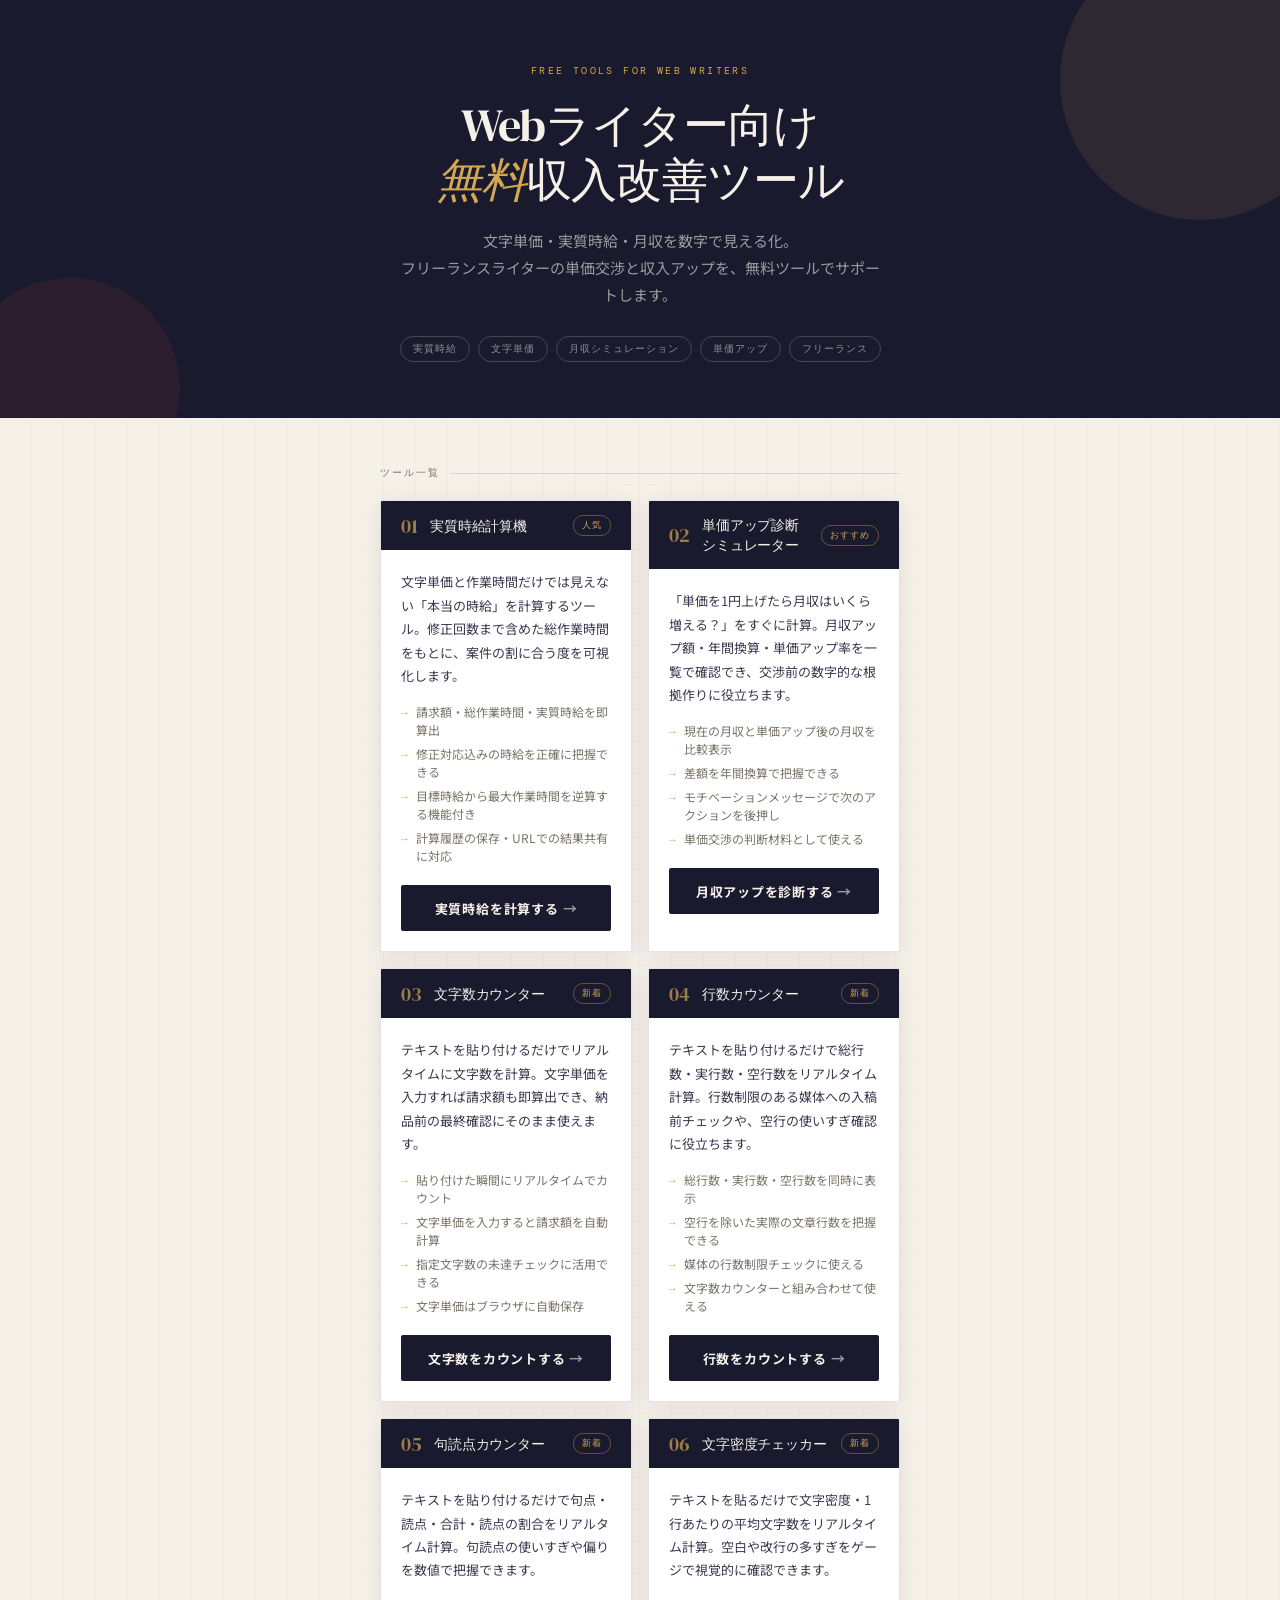
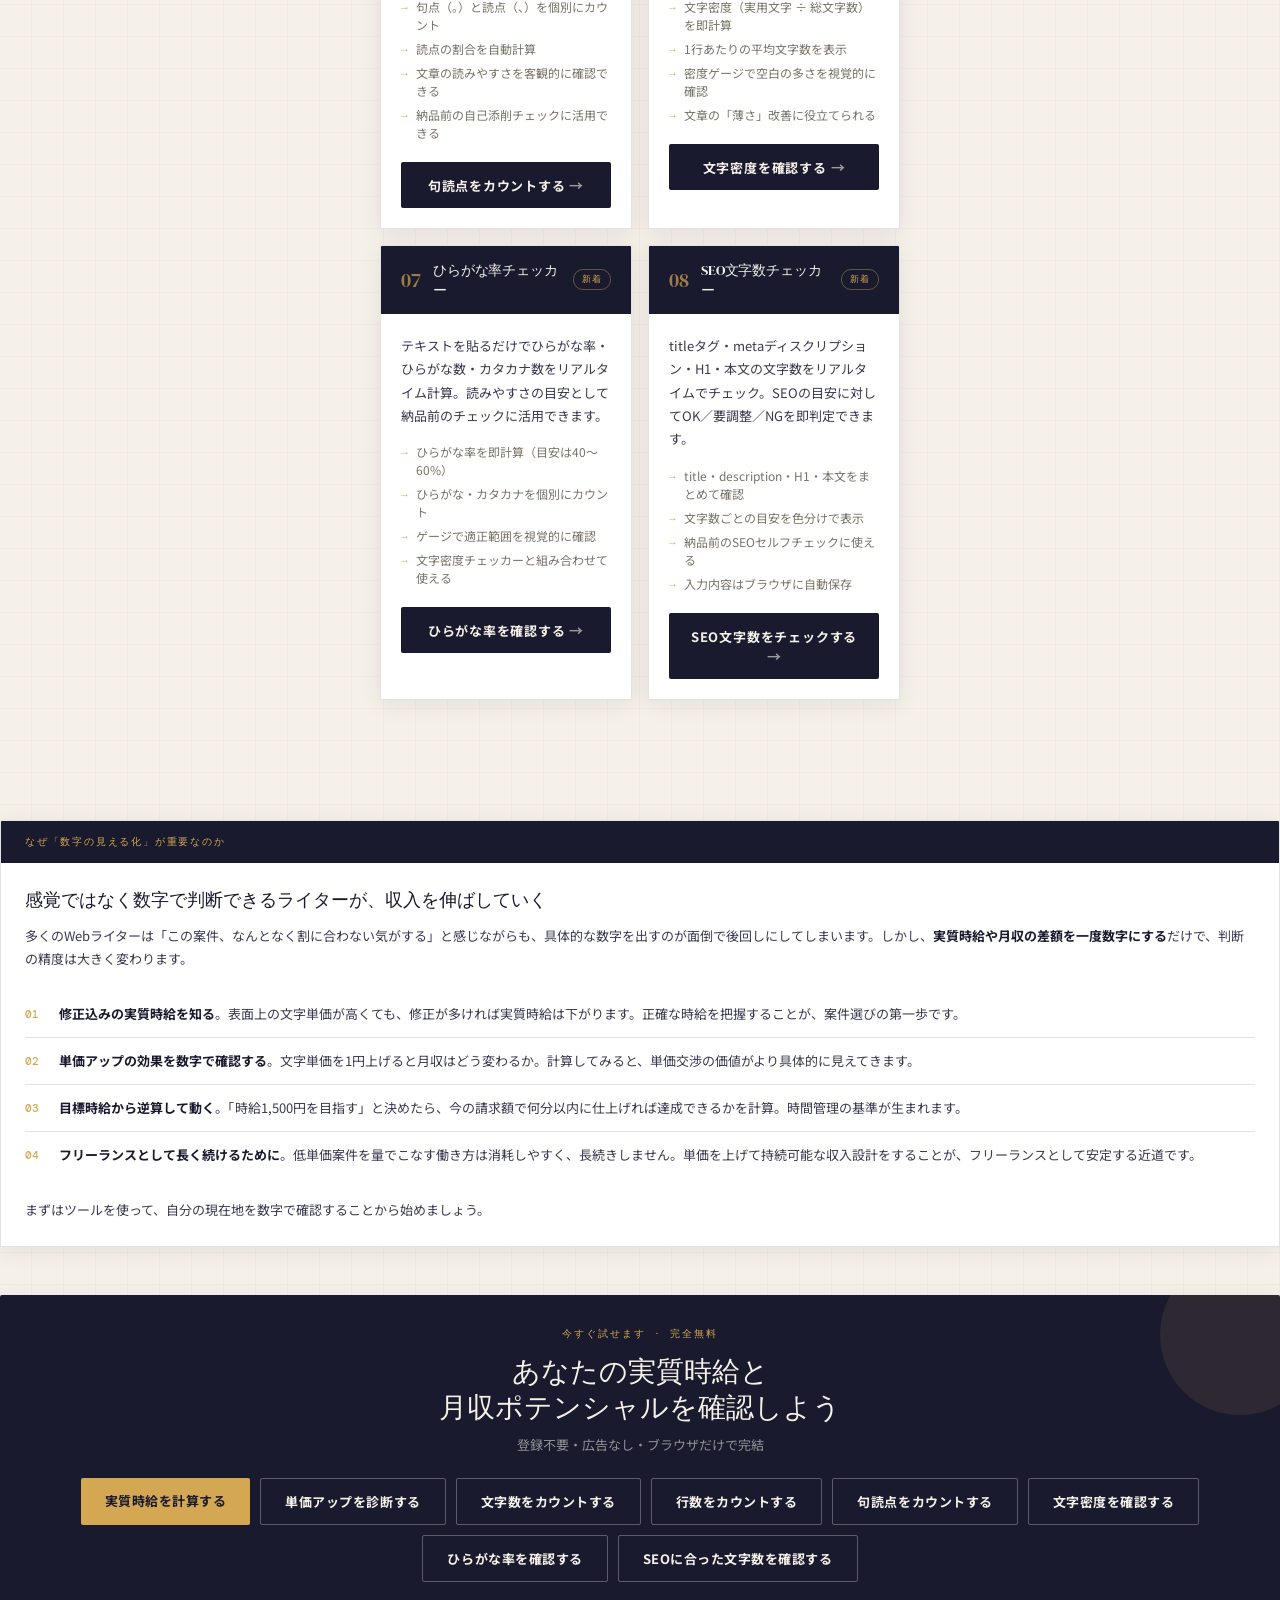
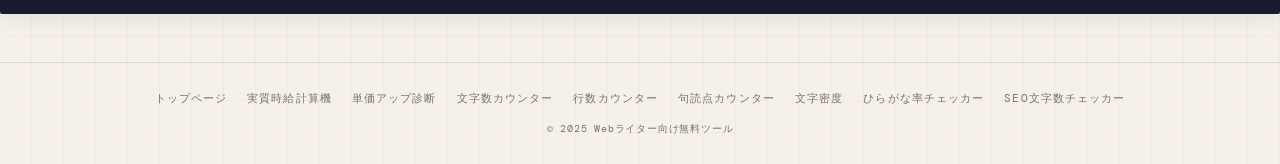
<file: index.html>
<!DOCTYPE html>
<html lang="ja">
<head>
<meta charset="UTF-8">
<meta name="viewport" content="width=device-width, initial-scale=1.0">
<title>Webライター向け無料収入改善ツール｜実質時給・単価アップを可視化</title>
<meta name="description" content="Webライター・フリーランスライター向けの無料ツール集。実質時給計算機と単価アップ診断シミュレーターで、文字単価・月収・時給を可視化。単価交渉や案件選びの判断材料に。">
<meta name="robots" content="index, follow">
<meta property="og:title" content="Webライター向け無料収入改善ツール｜実質時給・単価アップを可視化">
<meta property="og:description" content="実質時給計算機と単価アップ診断シミュレーター。文字単価・月収・時給を数字で可視化して、収入アップの第一歩を踏み出しましょう。">
<meta property="og:type" content="website">
<meta property="og:url" content="https://writer-salary-calculator.babynakunaku.workers.dev/">
<meta property="og:image" content="https://writer-salary-calculator.babynakunaku.workers.dev/ogp.jpg">
<link rel="canonical" href="https://writer-salary-calculator.babynakunaku.workers.dev/">
<script type="application/ld+json">
{
  "@context": "https://schema.org",
  "@type": "WebSite",
  "name": "Webライター向け無料収入改善ツール",
  "url": "https://writer-salary-calculator.babynakunaku.workers.dev/",
  "description": "Webライター・フリーランスライター向けの無料ツール集。実質時給と単価アップを可視化します。"
}
</script>
<link rel="stylesheet" href="common.css">
  <style>
  .tools { display: grid; grid-template-columns: 1fr 1fr; gap: 16px; margin-bottom: 48px; }
  .tool-card-title { font-size: 14px; }
  .tool-number { font-size: 20px; }
  @media (max-width: 560px) {
    .tools { grid-template-columns: 1fr; }
    .tool-card-title { font-size: 18px; }
    .tool-number { font-size: 28px; }
  }
</style>
</head>
<body data-page="home">

<!-- Hero -->
<a href="/" class="hero-link">
  <section class="hero">
    <div class="hero-label">Free Tools for Web Writers</div>
    <h1>Webライター向け<br><em>無料</em>収入改善ツール</h1>
    <p class="hero-sub">
      文字単価・実質時給・月収を数字で見える化。<br>
      フリーランスライターの単価交渉と収入アップを、無料ツールでサポートします。
    </p>
    <div class="hero-badges">
      <span class="hero-badge">実質時給</span>
      <span class="hero-badge">文字単価</span>
      <span class="hero-badge">月収シミュレーション</span>
      <span class="hero-badge">単価アップ</span>
      <span class="hero-badge">フリーランス</span>
    </div>
  </section>
</a>

<div class="container">

  <!-- ツール一覧 -->
  <div class="section-label">ツール一覧</div>
  <div class="tools">

    <div class="tool-card">
      <div class="tool-card-header">
        <span class="tool-number">01</span>
        <span class="tool-card-title">実質時給計算機</span>
        <span class="tool-card-tag">人気</span>
      </div>
      <div class="tool-card-body">
        <p class="tool-card-desc">
          文字単価と作業時間だけでは見えない「本当の時給」を計算するツール。修正回数まで含めた総作業時間をもとに、案件の割に合う度を可視化します。
        </p>
        <div class="tool-card-points">
          <div class="tool-card-point">請求額・総作業時間・実質時給を即算出</div>
          <div class="tool-card-point">修正対応込みの時給を正確に把握できる</div>
          <div class="tool-card-point">目標時給から最大作業時間を逆算する機能付き</div>
          <div class="tool-card-point">計算履歴の保存・URLでの結果共有に対応</div>
        </div>
        <a href="real-jikyuu.html" class="btn-tool">実質時給を計算する</a>
      </div>
    </div>

    <div class="tool-card">
      <div class="tool-card-header">
        <span class="tool-number">02</span>
        <span class="tool-card-title">単価アップ診断シミュレーター</span>
        <span class="tool-card-tag">おすすめ</span>
      </div>
      <div class="tool-card-body">
        <p class="tool-card-desc">
          「単価を1円上げたら月収はいくら増える？」をすぐに計算。月収アップ額・年間換算・単価アップ率を一覧で確認でき、交渉前の数字的な根拠作りに役立ちます。
        </p>
        <div class="tool-card-points">
          <div class="tool-card-point">現在の月収と単価アップ後の月収を比較表示</div>
          <div class="tool-card-point">差額を年間換算で把握できる</div>
          <div class="tool-card-point">モチベーションメッセージで次のアクションを後押し</div>
          <div class="tool-card-point">単価交渉の判断材料として使える</div>
        </div>
        <a href="raise-price.html" class="btn-tool">月収アップを診断する</a>
      </div>
    </div>

    <div class="tool-card">
      <div class="tool-card-header">
        <span class="tool-number">03</span>
        <span class="tool-card-title">文字数カウンター</span>
        <span class="tool-card-tag">新着</span>
      </div>
      <div class="tool-card-body">
        <p class="tool-card-desc">
          テキストを貼り付けるだけでリアルタイムに文字数を計算。文字単価を入力すれば請求額も即算出でき、納品前の最終確認にそのまま使えます。
        </p>
        <div class="tool-card-points">
          <div class="tool-card-point">貼り付けた瞬間にリアルタイムでカウント</div>
          <div class="tool-card-point">文字単価を入力すると請求額を自動計算</div>
          <div class="tool-card-point">指定文字数の未達チェックに活用できる</div>
          <div class="tool-card-point">文字単価はブラウザに自動保存</div>
        </div>
        <a href="word-count.html" class="btn-tool">文字数をカウントする</a>
      </div>
    </div>

    <div class="tool-card">
      <div class="tool-card-header">
        <span class="tool-number">04</span>
        <span class="tool-card-title">行数カウンター</span>
        <span class="tool-card-tag">新着</span>
      </div>
      <div class="tool-card-body">
        <p class="tool-card-desc">
          テキストを貼り付けるだけで総行数・実行数・空行数をリアルタイム計算。行数制限のある媒体への入稿前チェックや、空行の使いすぎ確認に役立ちます。
        </p>
        <div class="tool-card-points">
          <div class="tool-card-point">総行数・実行数・空行数を同時に表示</div>
          <div class="tool-card-point">空行を除いた実際の文章行数を把握できる</div>
          <div class="tool-card-point">媒体の行数制限チェックに使える</div>
          <div class="tool-card-point">文字数カウンターと組み合わせて使える</div>
        </div>
        <a href="line-count.html" class="btn-tool">行数をカウントする</a>
      </div>
    </div>
    <div class="tool-card">
  <div class="tool-card-header">
    <span class="tool-number">05</span>
    <span class="tool-card-title">句読点カウンター</span>
    <span class="tool-card-tag">新着</span>
  </div>
  <div class="tool-card-body">
    <p class="tool-card-desc">
      テキストを貼り付けるだけで句点・読点・合計・読点の割合をリアルタイム計算。句読点の使いすぎや偏りを数値で把握できます。
    </p>
    <div class="tool-card-points">
      <div class="tool-card-point">句点（。）と読点（、）を個別にカウント</div>
      <div class="tool-card-point">読点の割合を自動計算</div>
      <div class="tool-card-point">文章の読みやすさを客観的に確認できる</div>
      <div class="tool-card-point">納品前の自己添削チェックに活用できる</div>
    </div>
    <a href="punctuation-count.html" class="btn-tool">句読点をカウントする</a>
  </div>
  </div>
          <div class="tool-card">
      <div class="tool-card-header">
        <span class="tool-number">06</span>
        <span class="tool-card-title">文字密度チェッカー</span>
        <span class="tool-card-tag">新着</span>
      </div>
      <div class="tool-card-body">
        <p class="tool-card-desc">
          テキストを貼るだけで文字密度・1行あたりの平均文字数をリアルタイム計算。空白や改行の多すぎをゲージで視覚的に確認できます。
        </p>
        <div class="tool-card-points">
          <div class="tool-card-point">文字密度（実用文字 ÷ 総文字数）を即計算</div>
          <div class="tool-card-point">1行あたりの平均文字数を表示</div>
          <div class="tool-card-point">密度ゲージで空白の多さを視覚的に確認</div>
          <div class="tool-card-point">文章の「薄さ」改善に役立てられる</div>
        </div>
        <a href="char-density.html" class="btn-tool">文字密度を確認する</a>
      </div>
    </div>

<div class="tool-card">
      <div class="tool-card-header">
        <span class="tool-number">07</span>
        <span class="tool-card-title">ひらがな率チェッカー</span>
        <span class="tool-card-tag">新着</span>
      </div>
      <div class="tool-card-body">
        <p class="tool-card-desc">
          テキストを貼るだけでひらがな率・ひらがな数・カタカナ数をリアルタイム計算。読みやすさの目安として納品前のチェックに活用できます。
        </p>
        <div class="tool-card-points">
          <div class="tool-card-point">ひらがな率を即計算（目安は40〜60%）</div>
          <div class="tool-card-point">ひらがな・カタカナを個別にカウント</div>
          <div class="tool-card-point">ゲージで適正範囲を視覚的に確認</div>
          <div class="tool-card-point">文字密度チェッカーと組み合わせて使える</div>
        </div>
        <a href="hiragana-ratio.html" class="btn-tool">ひらがな率を確認する</a>
      </div>
    </div>
<div class="tool-card">
      <div class="tool-card-header">
        <span class="tool-number">08</span>
        <span class="tool-card-title">SEO文字数チェッカー</span>
        <span class="tool-card-tag">新着</span>
      </div>
      <div class="tool-card-body">
        <p class="tool-card-desc">
          titleタグ・metaディスクリプション・H1・本文の文字数をリアルタイムでチェック。SEOの目安に対してOK／要調整／NGを即判定できます。
        </p>
        <div class="tool-card-points">
          <div class="tool-card-point">title・description・H1・本文をまとめて確認</div>
          <div class="tool-card-point">文字数ごとの目安を色分けで表示</div>
          <div class="tool-card-point">納品前のSEOセルフチェックに使える</div>
          <div class="tool-card-point">入力内容はブラウザに自動保存</div>
        </div>
        <a href="seo-checker.html" class="btn-tool">SEO文字数をチェックする</a>
      </div>
    </div>
    
<!-- ツール追加はここ -->


      
</div>
  </div>

  <!-- 解説 -->
  <div class="explain">
    <div class="explain-header">なぜ「数字の見える化」が重要なのか</div>
    <div class="explain-body">
      <h2>感覚ではなく数字で判断できるライターが、収入を伸ばしていく</h2>
      <p>
        多くのWebライターは「この案件、なんとなく割に合わない気がする」と感じながらも、具体的な数字を出すのが面倒で後回しにしてしまいます。しかし、<strong>実質時給や月収の差額を一度数字にする</strong>だけで、判断の精度は大きく変わります。
      </p>
      <div class="explain-steps">
        <div class="explain-step">
          <span class="explain-step-num">01</span>
          <span><strong>修正込みの実質時給を知る</strong>。表面上の文字単価が高くても、修正が多ければ実質時給は下がります。正確な時給を把握することが、案件選びの第一歩です。</span>
        </div>
        <div class="explain-step">
          <span class="explain-step-num">02</span>
          <span><strong>単価アップの効果を数字で確認する</strong>。文字単価を1円上げると月収はどう変わるか。計算してみると、単価交渉の価値がより具体的に見えてきます。</span>
        </div>
        <div class="explain-step">
          <span class="explain-step-num">03</span>
          <span><strong>目標時給から逆算して動く</strong>。「時給1,500円を目指す」と決めたら、今の請求額で何分以内に仕上げれば達成できるかを計算。時間管理の基準が生まれます。</span>
        </div>
        <div class="explain-step">
          <span class="explain-step-num">04</span>
          <span><strong>フリーランスとして長く続けるために</strong>。低単価案件を量でこなす働き方は消耗しやすく、長続きしません。単価を上げて持続可能な収入設計をすることが、フリーランスとして安定する近道です。</span>
        </div>
      </div>
      <p>まずはツールを使って、自分の現在地を数字で確認することから始めましょう。</p>
    </div>
  </div>

  <!-- CTA -->
  <div class="cta">
    <div class="cta-label">今すぐ試せます · 完全無料</div>
    <h2>あなたの実質時給と<br>月収ポテンシャルを確認しよう</h2>
    <p>登録不要・広告なし・ブラウザだけで完結</p>
    <div class="cta-buttons">
      <a href="real-jikyuu.html" class="btn-cta btn-cta-primary">実質時給を計算する</a>
      <a href="raise-price.html" class="btn-cta btn-cta-ghost">単価アップを診断する</a>
      <a href="word-count.html" class="btn-cta btn-cta-ghost">文字数をカウントする</a>
      <a href="line-count.html" class="btn-cta btn-cta-ghost">行数をカウントする</a>
      <a href="punctuation-count.html" class="btn-cta btn-cta-ghost">句読点をカウントする</a>
      <a href="char-density.html" class="btn-cta btn-cta-ghost">文字密度を確認する</a>
      <a href="hiragana-ratio.html" class="btn-cta btn-cta-ghost">ひらがな率を確認する</a>
      <a href="seo-checker.html" class="btn-cta btn-cta-ghost">SEOに合った文字数を確認する</a>
    </div>
  </div>

</div>

<script src="common.js"></script>
</body>
</html>
</file>
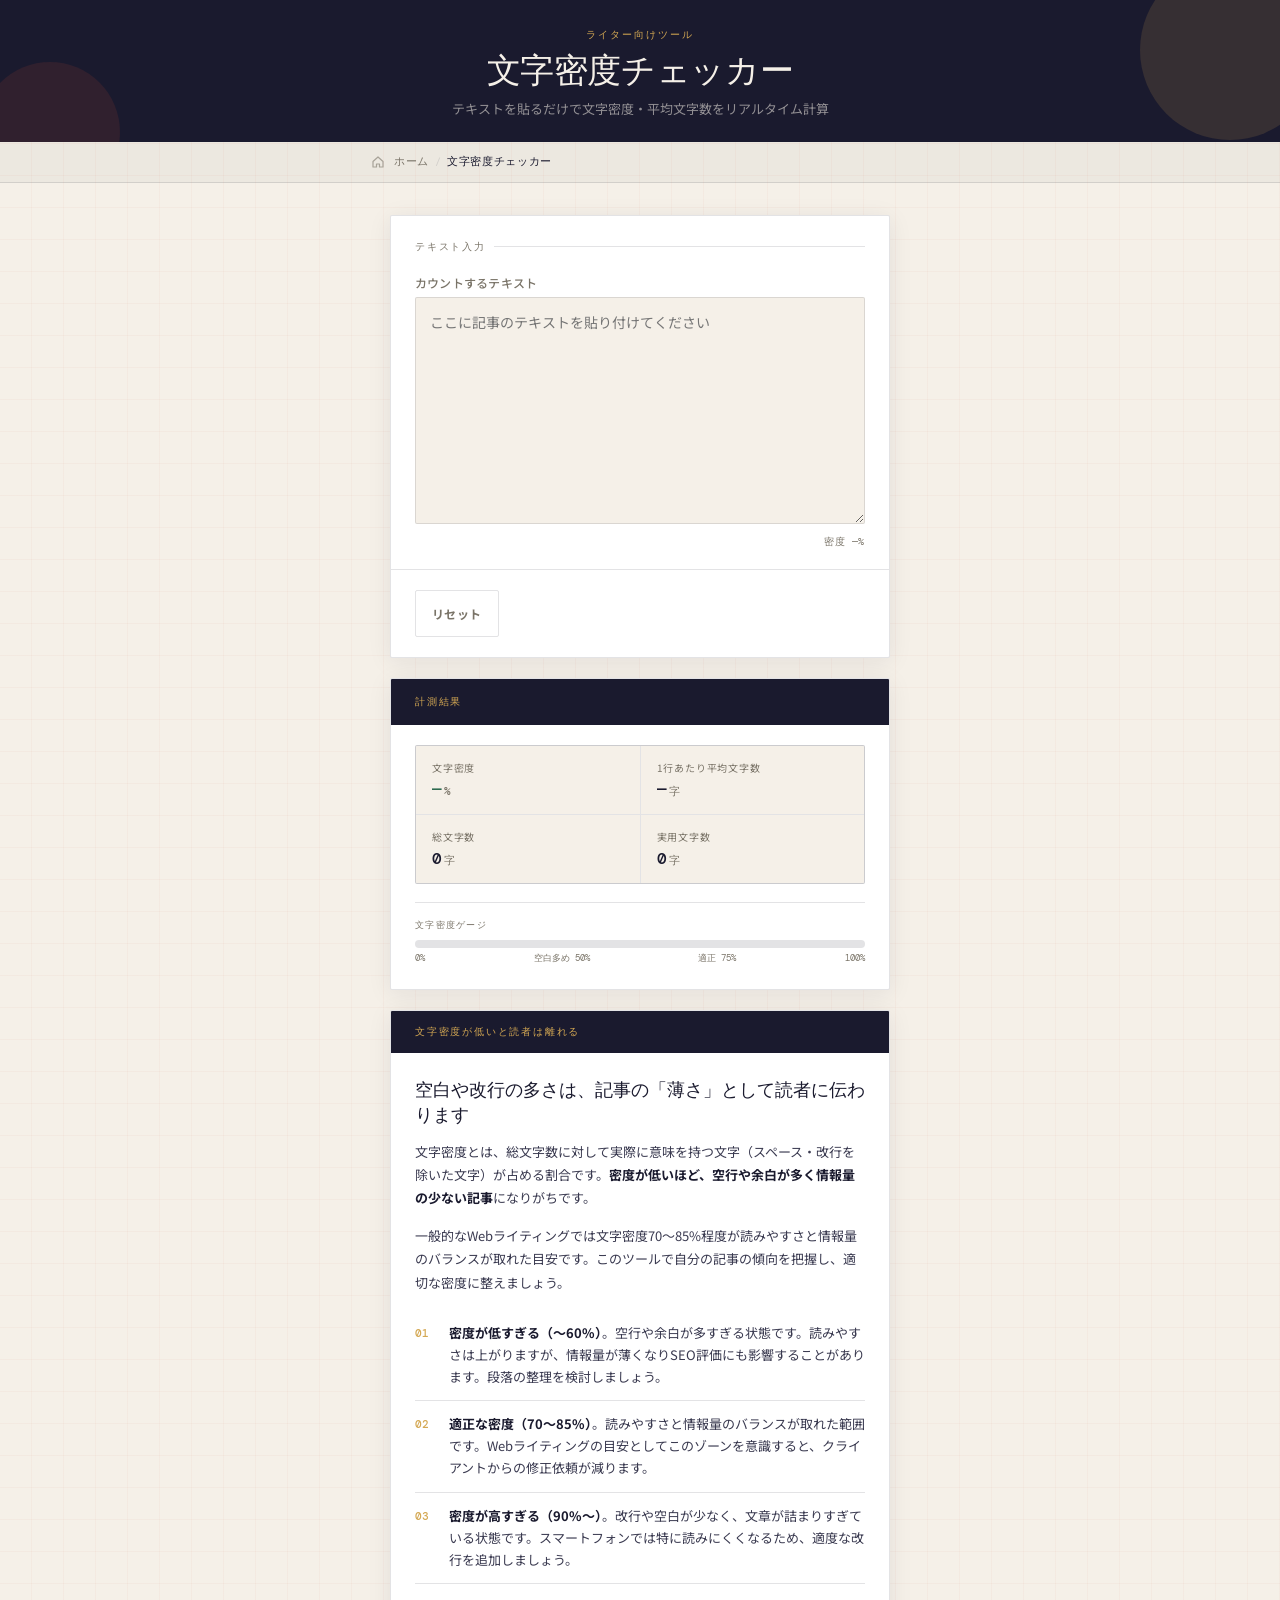
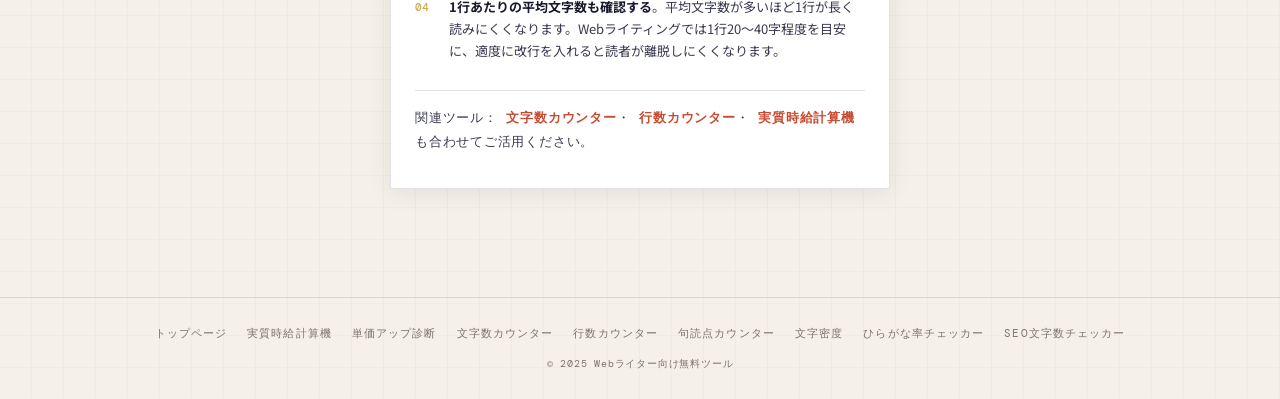
<file: char-density.html>
<!DOCTYPE html>
<html lang="ja">
<head>
<meta charset="UTF-8">
<meta name="viewport" content="width=device-width, initial-scale=1.0">
<title>Webライター向け文字密度チェッカー｜テキストの密度・平均文字数を即計算【無料】</title>
<meta name="description" content="Webライター向けの無料文字密度チェッカー。テキストを貼るだけで文字密度・1行あたりの平均文字数・総文字数をリアルタイム計算。空白や改行の多すぎをチェックできます。">
<meta name="robots" content="index, follow">
<meta property="og:title" content="Webライター向け文字密度チェッカー｜テキストの密度・平均文字数を即計算【無料】">
<meta property="og:description" content="テキストを貼るだけで文字密度・1行あたり平均文字数をリアルタイム計算できる無料ツール。">
<meta property="og:type" content="website">
<meta property="og:url" content="https://writer-salary-calculator.babynakunaku.workers.dev/char-density.html">
<meta property="og:image" content="https://writer-salary-calculator.babynakunaku.workers.dev/ogp.jpg">
<link rel="canonical" href="https://writer-salary-calculator.babynakunaku.workers.dev/char-density.html">
<script type="application/ld+json">
{
  "@context": "https://schema.org",
  "@type": "WebApplication",
  "name": "Webライター向け文字密度チェッカー",
  "url": "https://writer-salary-calculator.babynakunaku.workers.dev/char-density.html",
  "applicationCategory": "FinanceApplication",
  "operatingSystem": "All",
  "description": "テキストを貼るだけで文字密度・1行あたり平均文字数をリアルタイム計算できる無料ツール。",
  "offers": { "@type": "Offer", "price": "0", "priceCurrency": "JPY" }
}
</script>
<link rel="stylesheet" href="common.css">
<style>
  .textarea-main {
    width: 100%;
    padding: 12px 14px;
    font-family: 'Noto Sans JP', sans-serif;
    font-size: 14px;
    color: var(--ink);
    background: var(--paper);
    border: 1.5px solid var(--border);
    border-radius: 2px;
    outline: none;
    resize: vertical;
    line-height: 1.8;
    min-height: 160px;
    transition: border-color 0.2s, box-shadow 0.2s;
  }
  .textarea-main:focus {
    border-color: var(--accent);
    box-shadow: 0 0 0 3px rgba(200,75,49,0.1);
    background: #fff;
  }
  .textarea-counter {
    text-align: right;
    font-family: 'DM Mono', monospace;
    font-size: 10px;
    color: var(--muted);
    margin-top: 6px;
    letter-spacing: 0.06em;
  }
  /* 密度インジケーター */
  .density-bar-wrap {
    margin-top: 18px;
    padding-top: 16px;
    border-top: 1px solid var(--border);
  }
  .density-bar-label {
    font-family: 'DM Mono', monospace;
    font-size: 9px;
    letter-spacing: 0.14em;
    color: var(--muted);
    text-transform: uppercase;
    margin-bottom: 8px;
  }
  .density-bar-track {
    height: 8px;
    background: var(--border);
    border-radius: 4px;
    overflow: hidden;
  }
  .density-bar-fill {
    height: 100%;
    border-radius: 4px;
    transition: width 0.4s cubic-bezier(0.22,1,0.36,1), background-color 0.3s;
    width: 0%;
  }
  .density-bar-ticks {
    display: flex;
    justify-content: space-between;
    margin-top: 4px;
    font-family: 'DM Mono', monospace;
    font-size: 9px;
    color: var(--muted);
  }
</style>
</head>
<body data-page="tool" data-title="文字密度チェッカー" data-subtitle="テキストを貼るだけで文字密度・平均文字数をリアルタイム計算">

<div class="container-tool">

  <!-- 入力カード -->
  <div class="card">
    <div class="card-section">
      <div class="section-title">テキスト入力</div>
      <div class="field">
        <label for="inputText">カウントするテキスト</label>
        <textarea id="inputText"
          placeholder="ここに記事のテキストを貼り付けてください"
          rows="8"
          class="textarea-main"
          aria-describedby="textareaCounter"></textarea>
        <div class="textarea-counter" id="textareaCounter" aria-live="polite">密度 —%</div>
      </div>
    </div>
    <div class="btn-area">
      <div class="btn-row">
        <button id="resetBtn" type="button" class="btn-ghost">リセット</button>
      </div>
    </div>
  </div>

  <!-- エラー表示 -->
  <div id="errorNote" class="error-note" role="alert" aria-live="assertive"></div>

  <!-- 結果カード（リアルタイムのため最初から表示） -->
  <div class="result-card" id="result"
       role="status" aria-live="polite" aria-atomic="true"
       style="display:block; margin-top:20px;">
    <div class="result-header">計測結果</div>
    <div class="result-body">

      <div class="metrics">
        <div class="metric">
          <div class="metric-label">文字密度</div>
          <div class="metric-value highlight" id="densityVal">
            —<span class="metric-unit">%</span>
          </div>
        </div>
        <div class="metric">
          <div class="metric-label">1行あたり平均文字数</div>
          <div class="metric-value" id="avgCharsPerLine">
            —<span class="metric-unit">字</span>
          </div>
        </div>
        <div class="metric">
          <div class="metric-label">総文字数</div>
          <div class="metric-value" id="totalChars">
            0<span class="metric-unit">字</span>
          </div>
        </div>
        <div class="metric">
          <div class="metric-label">実用文字数</div>
          <div class="metric-value" id="netChars">
            0<span class="metric-unit">字</span>
          </div>
        </div>
      </div>

      <!-- 密度ゲージ -->
      <div class="density-bar-wrap">
        <div class="density-bar-label">文字密度ゲージ</div>
        <div class="density-bar-track">
          <div class="density-bar-fill" id="densityBar"></div>
        </div>
        <div class="density-bar-ticks">
          <span>0%</span>
          <span>空白多め 50%</span>
          <span>適正 75%</span>
          <span>100%</span>
        </div>
      </div>

    </div>
  </div>

  <!-- 解説セクション -->
  <div class="explain" style="margin-top:20px;">
    <div class="explain-header">文字密度が低いと読者は離れる</div>
    <div class="explain-body">
      <h2>空白や改行の多さは、記事の「薄さ」として読者に伝わります</h2>
      <p>
        文字密度とは、総文字数に対して実際に意味を持つ文字（スペース・改行を除いた文字）が占める割合です。<strong>密度が低いほど、空行や余白が多く情報量の少ない記事</strong>になりがちです。
      </p>
      <p>
        一般的なWebライティングでは文字密度70〜85%程度が読みやすさと情報量のバランスが取れた目安です。このツールで自分の記事の傾向を把握し、適切な密度に整えましょう。
      </p>
      <div class="explain-points">
        <div class="explain-point">
          <span class="explain-point-num">01</span>
          <span><strong>密度が低すぎる（〜60%）</strong>。空行や余白が多すぎる状態です。読みやすさは上がりますが、情報量が薄くなりSEO評価にも影響することがあります。段落の整理を検討しましょう。</span>
        </div>
        <div class="explain-point">
          <span class="explain-point-num">02</span>
          <span><strong>適正な密度（70〜85%）</strong>。読みやすさと情報量のバランスが取れた範囲です。Webライティングの目安としてこのゾーンを意識すると、クライアントからの修正依頼が減ります。</span>
        </div>
        <div class="explain-point">
          <span class="explain-point-num">03</span>
          <span><strong>密度が高すぎる（90%〜）</strong>。改行や空白が少なく、文章が詰まりすぎている状態です。スマートフォンでは特に読みにくくなるため、適度な改行を追加しましょう。</span>
        </div>
        <div class="explain-point">
          <span class="explain-point-num">04</span>
          <span><strong>1行あたりの平均文字数も確認する</strong>。平均文字数が多いほど1行が長く読みにくくなります。Webライティングでは1行20〜40字程度を目安に、適度に改行を入れると読者が離脱しにくくなります。</span>
        </div>
      </div>
      <p class="related-link">
        関連ツール：
        <a href="word-count.html">文字数カウンター</a>・
        <a href="line-count.html">行数カウンター</a>・
        <a href="real-jikyuu.html">実質時給計算機</a>も合わせてご活用ください。
      </p>
    </div>
  </div>

</div>

<!-- GA・ヘッダー・パンくず・フッターは common.js が自動挿入する -->
<script src="common.js"></script>
<script>
(function () {
  'use strict';

  console.log('tool-ready:char-density');

  var el = function(id) { return document.getElementById(id); };
  var LS_KEY = 'writer_char-density_v1';

  /* ── GA イベント送信（30秒スロットル） ── */
  var lastTracked = 0;
  function throttledTrack() {
    var now = Date.now();
    if (now - lastTracked > 30000) {
      window.trackCalc && window.trackCalc('char-density');
      lastTracked = now;
    }
  }

  /* ── 密度ゲージ更新 ── */
  function updateBar(pct) {
    var fill = el('densityBar');
    fill.style.width = Math.min(pct, 100).toFixed(1) + '%';
    if (pct >= 85)       fill.style.backgroundColor = 'var(--warn)';
    else if (pct >= 70)  fill.style.backgroundColor = 'var(--good)';
    else if (pct >= 50)  fill.style.backgroundColor = '#d4a853';
    else                 fill.style.backgroundColor = 'var(--accent)';
  }

  /* ── リアルタイム計算 ── */
  function calculate() {
    var text = el('inputText').value;

    /* 総文字数 */
    var total = text.length;

    /* 実用文字数（スペース・改行・タブ・全角スペースを除く） */
    var net = text.replace(/[\s\u3000]/g, '').length;

    /* 文字密度 */
    var density = total > 0 ? (net / total * 100) : null;

    /* 実質行数（空行除く）で平均文字数を算出 */
    var rawLines = text === '' ? [] : text.split(/\r?\n/);
    while (rawLines.length > 0 && rawLines[rawLines.length - 1] === '') {
      rawLines.pop();
    }
    var netLines = rawLines.filter(function(l) { return l.trim() !== ''; }).length;
    var avgChars = netLines > 0 ? (net / netLines) : null;

    /* テキストエリア下ミニカウンター */
    el('textareaCounter').textContent =
      density !== null ? ('密度 ' + density.toFixed(1) + '%') : '密度 —%';

    /* メトリクス更新 */
    el('densityVal').innerHTML =
      (density !== null ? density.toFixed(1) : '—') + '<span class="metric-unit">%</span>';
    el('avgCharsPerLine').innerHTML =
      (avgChars !== null ? avgChars.toFixed(1) : '—') + '<span class="metric-unit">字</span>';
    el('totalChars').innerHTML =
      total.toLocaleString('ja-JP') + '<span class="metric-unit">字</span>';
    el('netChars').innerHTML =
      net.toLocaleString('ja-JP') + '<span class="metric-unit">字</span>';

    /* ゲージ更新 */
    updateBar(density !== null ? density : 0);

    /* GA（テキストがあるときのみ・30秒スロットル） */
    if (total > 0) throttledTrack();
  }

  /* ── リセット ── */
  function resetAll() {
    el('inputText').value = '';
    el('textareaCounter').textContent = '密度 —%';
    try { localStorage.removeItem(LS_KEY); } catch(e) {}
    if (history.replaceState) history.replaceState(null, '', location.pathname);
    calculate();
  }

  /* ── 初期化 ── */
  calculate();

  /* ── イベント登録 ── */
  el('inputText').addEventListener('input', calculate);
  el('resetBtn').addEventListener('click', resetAll);

})();
</script>
</body>
</html>
</file>
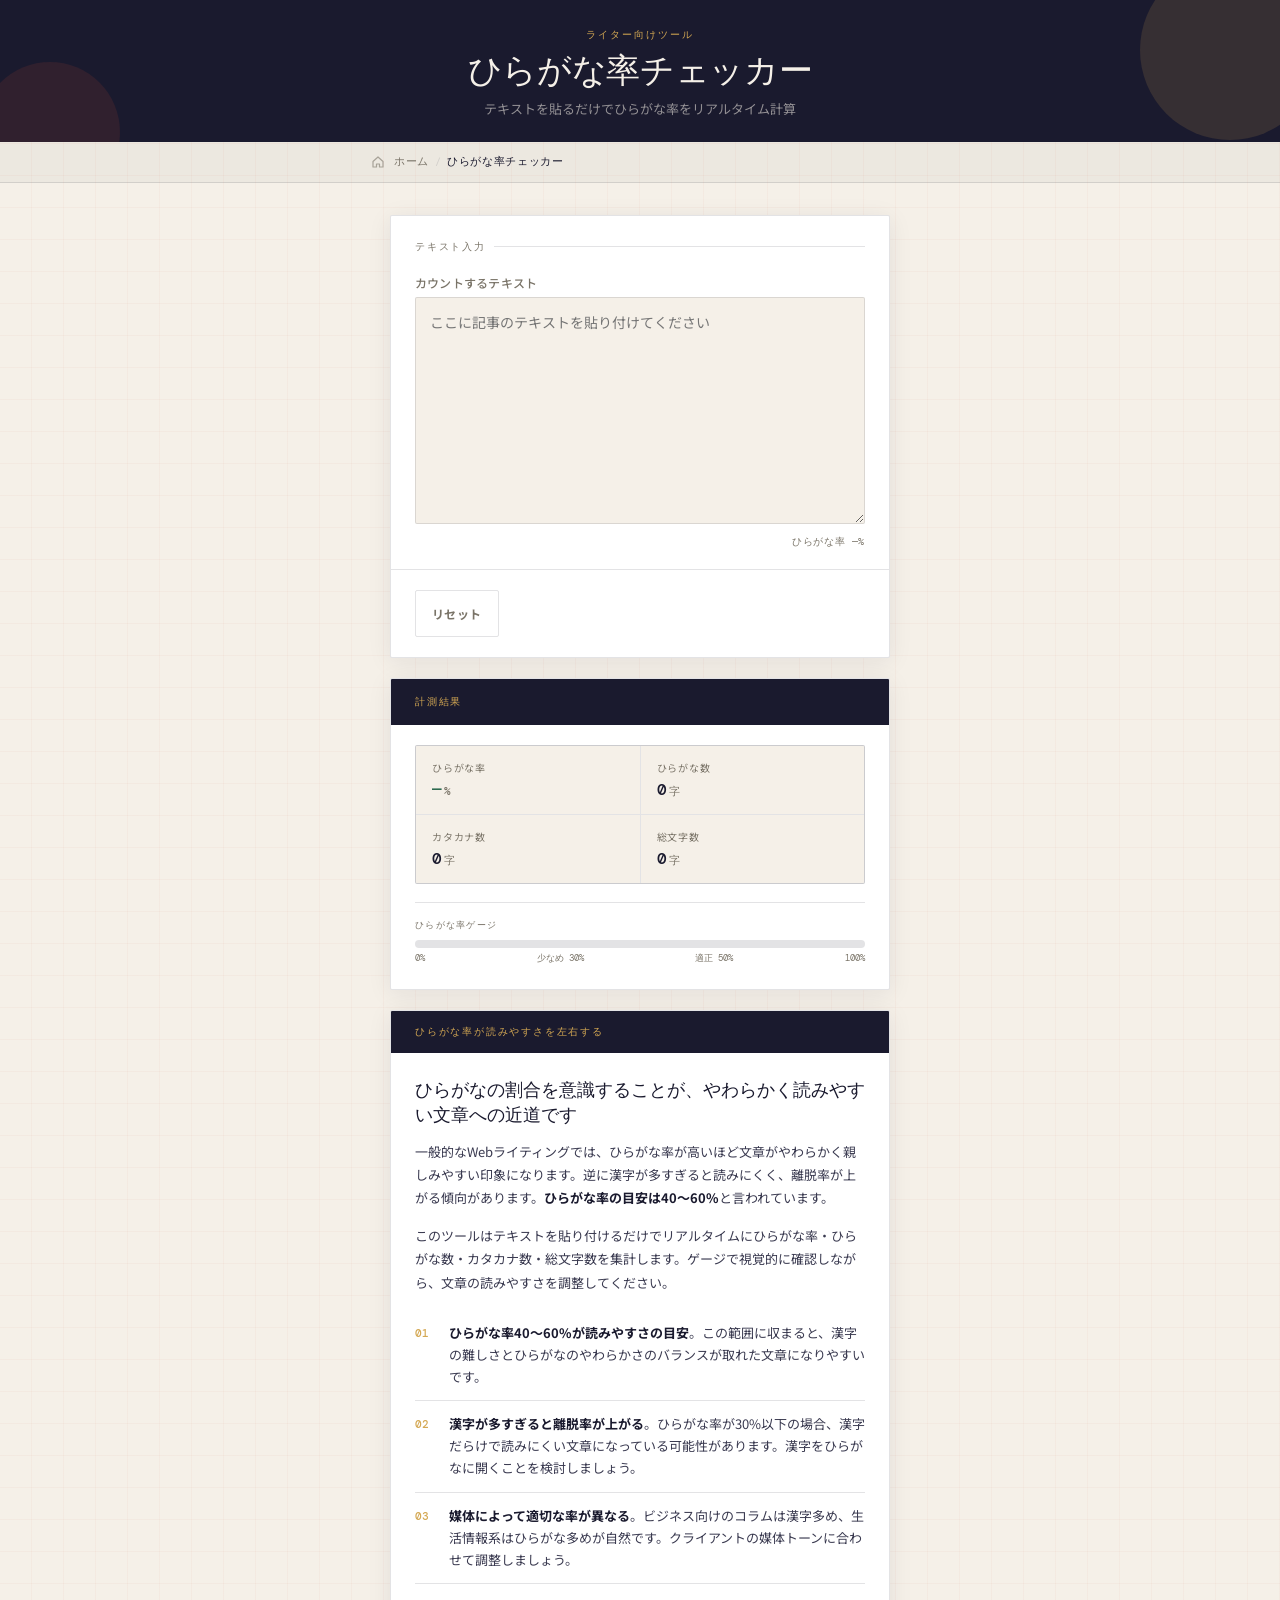
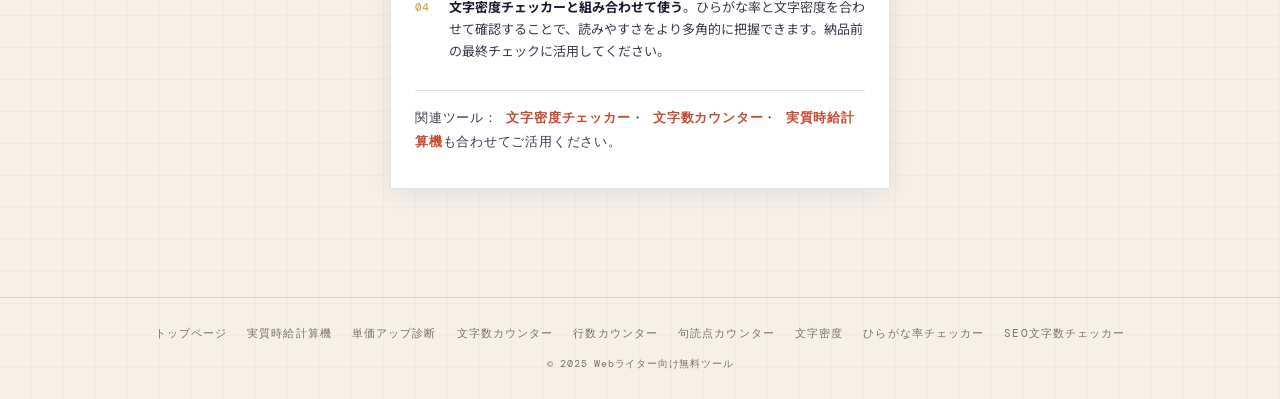
<file: hiragana-ratio.html>
<!DOCTYPE html>
<html lang="ja">
<head>
<meta charset="UTF-8">
<meta name="viewport" content="width=device-width, initial-scale=1.0">
<title>Webライター向けひらがな率チェッカー｜テキストのひらがな比率を即計算【無料】</title>
<meta name="description" content="Webライター向けの無料ひらがな率チェッカー。テキストを貼るだけでひらがな率・ひらがな数・カタカナ数をリアルタイム計算。読みやすさの目安として活用できます。">
<meta name="robots" content="index, follow">
<meta property="og:title" content="Webライター向けひらがな率チェッカー｜テキストのひらがな比率を即計算【無料】">
<meta property="og:description" content="テキストを貼るだけでひらがな率・ひらがな数・カタカナ数をリアルタイム計算できる無料ツール。">
<meta property="og:type" content="website">
<meta property="og:url" content="https://writer-salary-calculator.babynakunaku.workers.dev/hiragana-ratio.html">
<meta property="og:image" content="https://writer-salary-calculator.babynakunaku.workers.dev/ogp.jpg">
<link rel="canonical" href="https://writer-salary-calculator.babynakunaku.workers.dev/hiragana-ratio.html">
<script type="application/ld+json">
{
  "@context": "https://schema.org",
  "@type": "WebApplication",
  "name": "Webライター向けひらがな率チェッカー",
  "url": "https://writer-salary-calculator.babynakunaku.workers.dev/hiragana-ratio.html",
  "applicationCategory": "FinanceApplication",
  "operatingSystem": "All",
  "description": "テキストを貼るだけでひらがな率・ひらがな数・カタカナ数をリアルタイム計算できる無料ツール。",
  "offers": { "@type": "Offer", "price": "0", "priceCurrency": "JPY" }
}
</script>
<link rel="stylesheet" href="common.css">
<style>
  .textarea-main {
    width: 100%;
    padding: 12px 14px;
    font-family: 'Noto Sans JP', sans-serif;
    font-size: 14px;
    color: var(--ink);
    background: var(--paper);
    border: 1.5px solid var(--border);
    border-radius: 2px;
    outline: none;
    resize: vertical;
    line-height: 1.8;
    min-height: 160px;
    transition: border-color 0.2s, box-shadow 0.2s;
  }
  .textarea-main:focus {
    border-color: var(--accent);
    box-shadow: 0 0 0 3px rgba(200,75,49,0.1);
    background: #fff;
  }
  .textarea-counter {
    text-align: right;
    font-family: 'DM Mono', monospace;
    font-size: 10px;
    color: var(--muted);
    margin-top: 6px;
    letter-spacing: 0.06em;
  }
  /* ひらがな率ゲージ */
  .ratio-bar-wrap {
    margin-top: 18px;
    padding-top: 16px;
    border-top: 1px solid var(--border);
  }
  .ratio-bar-label {
    font-family: 'DM Mono', monospace;
    font-size: 9px;
    letter-spacing: 0.14em;
    color: var(--muted);
    text-transform: uppercase;
    margin-bottom: 8px;
  }
  .ratio-bar-track {
    height: 8px;
    background: var(--border);
    border-radius: 4px;
    overflow: hidden;
  }
  .ratio-bar-fill {
    height: 100%;
    border-radius: 4px;
    transition: width 0.4s cubic-bezier(0.22,1,0.36,1), background-color 0.3s;
    width: 0%;
  }
  .ratio-bar-ticks {
    display: flex;
    justify-content: space-between;
    margin-top: 4px;
    font-family: 'DM Mono', monospace;
    font-size: 9px;
    color: var(--muted);
  }
</style>
</head>
<body data-page="tool" data-title="ひらがな率チェッカー" data-subtitle="テキストを貼るだけでひらがな率をリアルタイム計算">

<div class="container-tool">

  <!-- 入力カード -->
  <div class="card">
    <div class="card-section">
      <div class="section-title">テキスト入力</div>
      <div class="field">
        <label for="inputText">カウントするテキスト</label>
        <textarea id="inputText"
          placeholder="ここに記事のテキストを貼り付けてください"
          rows="8"
          class="textarea-main"
          aria-describedby="textareaCounter"></textarea>
        <div class="textarea-counter" id="textareaCounter" aria-live="polite">ひらがな率 —%</div>
      </div>
    </div>
    <div class="btn-area">
      <div class="btn-row">
        <button id="resetBtn" type="button" class="btn-ghost">リセット</button>
      </div>
    </div>
  </div>

  <!-- エラー表示 -->
  <div id="errorNote" class="error-note" role="alert" aria-live="assertive"></div>

  <!-- 結果カード（リアルタイムのため最初から表示） -->
  <div class="result-card" id="result"
       role="status" aria-live="polite" aria-atomic="true"
       style="display:block; margin-top:20px;">
    <div class="result-header">計測結果</div>
    <div class="result-body">

      <div class="metrics">
        <div class="metric">
          <div class="metric-label">ひらがな率</div>
          <div class="metric-value highlight" id="hiraganaRatio">
            —<span class="metric-unit">%</span>
          </div>
        </div>
        <div class="metric">
          <div class="metric-label">ひらがな数</div>
          <div class="metric-value" id="hiraganaCount">
            0<span class="metric-unit">字</span>
          </div>
        </div>
        <div class="metric">
          <div class="metric-label">カタカナ数</div>
          <div class="metric-value" id="katakanaCount">
            0<span class="metric-unit">字</span>
          </div>
        </div>
        <div class="metric">
          <div class="metric-label">総文字数</div>
          <div class="metric-value" id="totalChars">
            0<span class="metric-unit">字</span>
          </div>
        </div>
      </div>

      <!-- ひらがな率ゲージ -->
      <div class="ratio-bar-wrap">
        <div class="ratio-bar-label">ひらがな率ゲージ</div>
        <div class="ratio-bar-track">
          <div class="ratio-bar-fill" id="ratioBar"></div>
        </div>
        <div class="ratio-bar-ticks">
          <span>0%</span>
          <span>少なめ 30%</span>
          <span>適正 50%</span>
          <span>100%</span>
        </div>
      </div>

    </div>
  </div>

  <!-- 解説セクション -->
  <div class="explain" style="margin-top:20px;">
    <div class="explain-header">ひらがな率が読みやすさを左右する</div>
    <div class="explain-body">
      <h2>ひらがなの割合を意識することが、やわらかく読みやすい文章への近道です</h2>
      <p>
        一般的なWebライティングでは、ひらがな率が高いほど文章がやわらかく親しみやすい印象になります。逆に漢字が多すぎると読みにくく、離脱率が上がる傾向があります。<strong>ひらがな率の目安は40〜60%</strong>と言われています。
      </p>
      <p>
        このツールはテキストを貼り付けるだけでリアルタイムにひらがな率・ひらがな数・カタカナ数・総文字数を集計します。ゲージで視覚的に確認しながら、文章の読みやすさを調整してください。
      </p>
      <div class="explain-points">
        <div class="explain-point">
          <span class="explain-point-num">01</span>
          <span><strong>ひらがな率40〜60%が読みやすさの目安</strong>。この範囲に収まると、漢字の難しさとひらがなのやわらかさのバランスが取れた文章になりやすいです。</span>
        </div>
        <div class="explain-point">
          <span class="explain-point-num">02</span>
          <span><strong>漢字が多すぎると離脱率が上がる</strong>。ひらがな率が30%以下の場合、漢字だらけで読みにくい文章になっている可能性があります。漢字をひらがなに開くことを検討しましょう。</span>
        </div>
        <div class="explain-point">
          <span class="explain-point-num">03</span>
          <span><strong>媒体によって適切な率が異なる</strong>。ビジネス向けのコラムは漢字多め、生活情報系はひらがな多めが自然です。クライアントの媒体トーンに合わせて調整しましょう。</span>
        </div>
        <div class="explain-point">
          <span class="explain-point-num">04</span>
          <span><strong>文字密度チェッカーと組み合わせて使う</strong>。ひらがな率と文字密度を合わせて確認することで、読みやすさをより多角的に把握できます。納品前の最終チェックに活用してください。</span>
        </div>
      </div>
      <p class="related-link">
        関連ツール：
        <a href="char-density.html">文字密度チェッカー</a>・
        <a href="word-count.html">文字数カウンター</a>・
        <a href="real-jikyuu.html">実質時給計算機</a>も合わせてご活用ください。
      </p>
    </div>
  </div>

</div>

<!-- GA・ヘッダー・パンくず・フッターは common.js が自動挿入する -->
<script src="common.js"></script>
<script>
(function () {
  'use strict';

  console.log('tool-ready:hiragana-ratio');

  var el = function(id) { return document.getElementById(id); };
  var LS_KEY = 'writer_hiragana-ratio_v1';

  /* ── GA イベント送信（30秒スロットル） ── */
  var lastTracked = 0;
  function throttledTrack() {
    var now = Date.now();
    if (now - lastTracked > 30000) {
      window.trackCalc && window.trackCalc('hiragana-ratio');
      lastTracked = now;
    }
  }

  /* ── ゲージ更新 ── */
  function updateBar(pct) {
    var fill = el('ratioBar');
    fill.style.width = Math.min(pct, 100).toFixed(1) + '%';
    if (pct >= 40 && pct <= 60) fill.style.backgroundColor = 'var(--good)';
    else if (pct >= 30 && pct < 40) fill.style.backgroundColor = '#d4a853';
    else if (pct > 60 && pct <= 70) fill.style.backgroundColor = '#d4a853';
    else                             fill.style.backgroundColor = 'var(--warn)';
  }

  /* ── リアルタイム計算 ── */
  function calculate() {
    var text = el('inputText').value;
    var total = text.length;

    /* ひらがな: U+3041〜U+3096 */
    var hiragana = (text.match(/[\u3041-\u3096]/g) || []).length;
    /* カタカナ: U+30A1〜U+30FA */
    var katakana = (text.match(/[\u30A1-\u30FA]/g) || []).length;

    /* ひらがな率（総文字数に対する比率） */
    var ratio = total > 0 ? (hiragana / total * 100) : null;

    /* テキストエリア下ミニカウンター */
    el('textareaCounter').textContent =
      ratio !== null ? ('ひらがな率 ' + ratio.toFixed(1) + '%') : 'ひらがな率 —%';

    /* メトリクス更新 */
    el('hiraganaRatio').innerHTML =
      (ratio !== null ? ratio.toFixed(1) : '—') + '<span class="metric-unit">%</span>';
    el('hiraganaCount').innerHTML =
      hiragana.toLocaleString('ja-JP') + '<span class="metric-unit">字</span>';
    el('katakanaCount').innerHTML =
      katakana.toLocaleString('ja-JP') + '<span class="metric-unit">字</span>';
    el('totalChars').innerHTML =
      total.toLocaleString('ja-JP') + '<span class="metric-unit">字</span>';

    /* ゲージ更新 */
    updateBar(ratio !== null ? ratio : 0);

    /* GA（テキストがあるときのみ・30秒スロットル） */
    if (total > 0) throttledTrack();
  }

  /* ── リセット ── */
  function resetAll() {
    el('inputText').value = '';
    el('textareaCounter').textContent = 'ひらがな率 —%';
    try { localStorage.removeItem(LS_KEY); } catch(e) {}
    if (history.replaceState) history.replaceState(null, '', location.pathname);
    calculate();
  }

  /* ── 初期化 ── */
  calculate();

  /* ── イベント登録 ── */
  el('inputText').addEventListener('input', calculate);
  el('resetBtn').addEventListener('click', resetAll);

})();
</script>
</body>
</html>
</file>
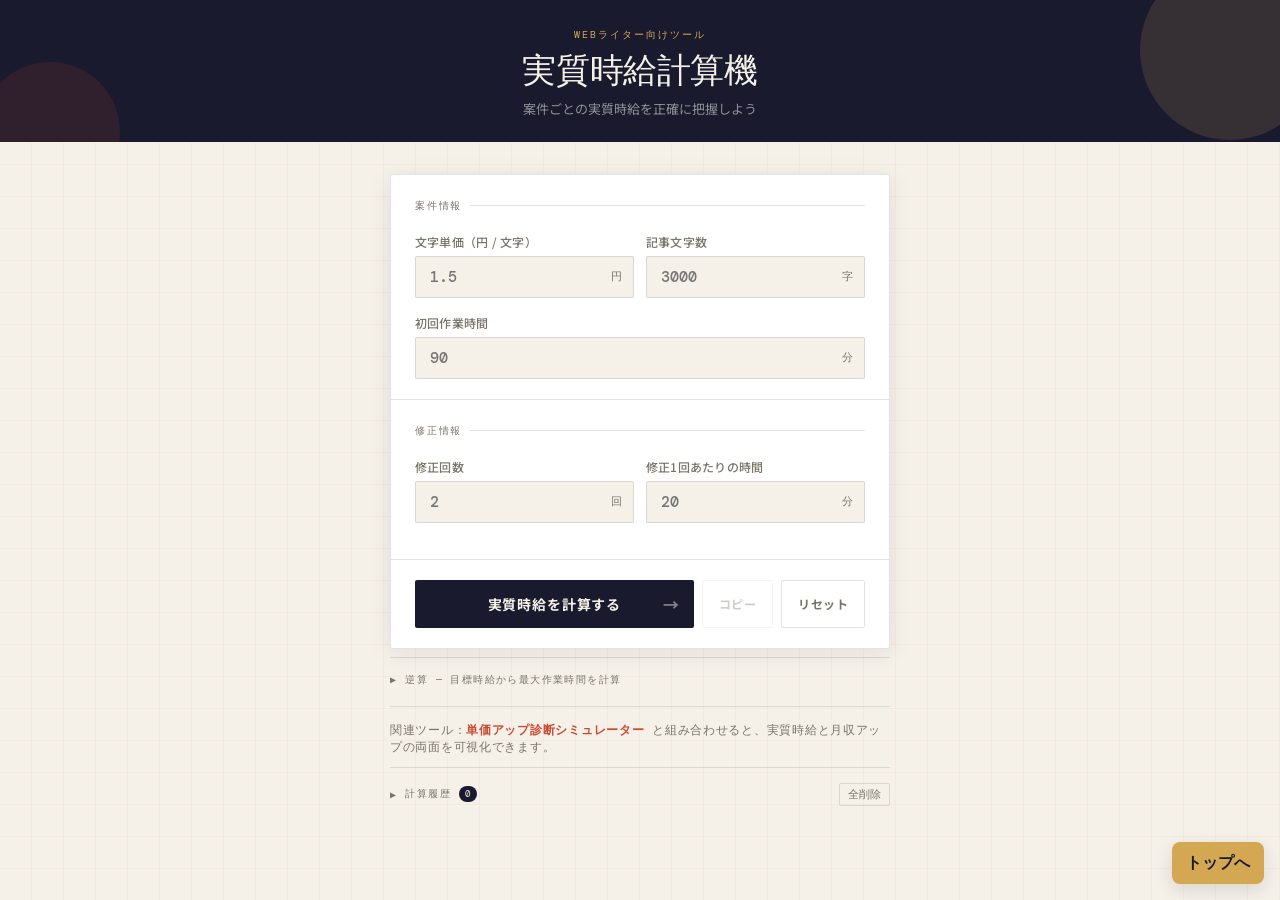
<file: jikyuu.html>
<!DOCTYPE html>
<html lang="ja">
<head>
<!-- Google tag (gtag.js) -->
<script async src="https://www.googletagmanager.com/gtag/js?id=G-QZP3DCGL40"></script>
<script>
  window.dataLayer = window.dataLayer || [];
  function gtag(){dataLayer.push(arguments);}
  gtag('js', new Date());
  gtag('config', 'G-QZP3DCGL40');
</script>
<meta charset="UTF-8">
<meta name="viewport" content="width=device-width, initial-scale=1.0">
<title>Webライター向け実質時給計算機｜文字単価・修正込みの本当の時給を計算【無料】</title>
<meta name="description" content="Webライターが案件の実質時給を無料で計算できるツール。文字単価・作業時間・修正回数を入力するだけで請求額・総作業時間・実質時給を即算出。単価交渉や案件選びの判断材料に。">
<meta name="robots" content="index, follow">
<meta property="og:title" content="Webライター向け実質時給計算機｜修正込みの本当の時給を計算【無料】">
<meta property="og:description" content="文字単価・作業時間・修正回数から実質時給を計算。案件の割に合う度を可視化できる無料ツール。">
<meta property="og:type" content="website">
<meta property="og:url" content="https://writer-salary-calculator.babynakunaku.workers.dev/jikyuu.html">
<meta property="og:image" content="https://writer-salary-calculator.babynakunaku.workers.dev/ogp.jpg">
<link rel="canonical" href="https://writer-salary-calculator.babynakunaku.workers.dev/jikyuu.html">
<script type="application/ld+json">
{
  "@context": "https://schema.org",
  "@type": "WebApplication",
  "name": "Webライター向け実質時給計算機",
  "url": "https://writer-salary-calculator.babynakunaku.workers.dev/jikyuu.html",
  "applicationCategory": "FinanceApplication",
  "operatingSystem": "All",
  "description": "Webライターが文字単価・作業時間・修正回数から実質時給を計算できる無料ツール。",
  "offers": {
    "@type": "Offer",
    "price": "0",
    "priceCurrency": "JPY"
  }
}
</script>
<style>
  @import url('https://fonts.googleapis.com/css2?family=DM+Serif+Display:ital@0;1&family=DM+Mono:wght@400;500&family=Noto+Sans+JP:wght@400;500;700&display=swap');

  *, *::before, *::after { box-sizing: border-box; margin: 0; padding: 0; }

  :root {
    --ink:    #1a1a2e;
    --paper:  #f5f0e8;
    --accent: #c84b31;
    --gold:   #d4a853;
    --muted:  #7a7468;
    --good:   #2d6a4f;
    --warn:   #e76f51;
    --border: rgba(26,26,46,0.12);
    --shadow: 0 4px 24px rgba(26,26,46,0.08);
  }

  body {
    font-family: 'Noto Sans JP', sans-serif;
    background-color: var(--paper);
    color: var(--ink);
    min-height: 100vh;
    background-image:
      repeating-linear-gradient(0deg, transparent, transparent 31px, rgba(200,75,49,0.04) 31px, rgba(200,75,49,0.04) 32px),
      repeating-linear-gradient(90deg, transparent, transparent 31px, rgba(200,75,49,0.04) 31px, rgba(200,75,49,0.04) 32px);
  }

  /* Header */
  header {
    background-color: var(--ink); color: var(--paper);
    padding: 28px 24px 24px; text-align: center;
    position: relative; overflow: hidden;
  }
  header::before {
    content: ''; position: absolute; top: -40px; right: -40px;
    width: 180px; height: 180px; border-radius: 50%;
    background: rgba(212,168,83,0.15); pointer-events: none;
  }
  header::after {
    content: ''; position: absolute; bottom: -60px; left: -20px;
    width: 140px; height: 140px; border-radius: 50%;
    background: rgba(200,75,49,0.12); pointer-events: none;
  }
  .header-label {
    font-family: 'DM Mono', monospace; font-size: 10px;
    letter-spacing: 0.2em; color: var(--gold);
    text-transform: uppercase; margin-bottom: 8px;
  }
  header h1 {
    font-family: 'DM Serif Display', serif;
    font-size: clamp(22px, 5vw, 34px);
    font-weight: 400; letter-spacing: -0.01em; line-height: 1.2;
  }
  header p { font-size: 13px; color: rgba(245,240,232,0.55); margin-top: 8px; }

  /* Layout */
  .container { max-width: 540px; margin: 0 auto; padding: 32px 20px 60px; }

  /* Card */
  .card {
    background: #fff; border-radius: 2px;
    border: 1px solid var(--border); box-shadow: var(--shadow); overflow: hidden;
  }
  .card-section { padding: 24px 24px 20px; border-bottom: 1px solid var(--border); }

  .section-title {
    font-family: 'DM Mono', monospace; font-size: 10px;
    letter-spacing: 0.18em; color: var(--muted);
    text-transform: uppercase; margin-bottom: 20px;
    display: flex; align-items: center; gap: 8px;
  }
  .section-title::after { content: ''; flex: 1; height: 1px; background: var(--border); }

  /* Fields */
  .field { margin-bottom: 16px; }
  .field:last-child { margin-bottom: 0; }
  label {
    display: block; font-size: 12px; font-weight: 500;
    color: var(--muted); margin-bottom: 6px; letter-spacing: 0.02em;
  }
  .input-wrap { position: relative; display: flex; align-items: center; }
  input[type="number"] {
    width: 100%; padding: 10px 40px 10px 14px;
    font-family: 'DM Mono', monospace; font-size: 15px; font-weight: 500;
    color: var(--ink); background: var(--paper);
    border: 1.5px solid var(--border); border-radius: 2px;
    outline: none; transition: border-color 0.2s, box-shadow 0.2s;
    -moz-appearance: textfield;
  }
  input[type="number"]::-webkit-inner-spin-button,
  input[type="number"]::-webkit-outer-spin-button { -webkit-appearance: none; }
  input[type="number"]:focus {
    border-color: var(--accent); box-shadow: 0 0 0 3px rgba(200,75,49,0.1); background: #fff;
  }
  .unit {
    position: absolute; right: 12px;
    font-family: 'DM Mono', monospace; font-size: 11px;
    color: var(--muted); pointer-events: none;
  }
  .field-row { display: grid; grid-template-columns: 1fr 1fr; gap: 12px; }

  /* Buttons */
  .btn-area { padding: 20px 24px; }
  .btn-row { display: flex; gap: 8px; }
  button {
    padding: 14px; border: none; border-radius: 2px;
    font-family: 'Noto Sans JP', sans-serif; font-size: 14px; font-weight: 700;
    letter-spacing: 0.06em; cursor: pointer;
    transition: background 0.2s, opacity 0.2s, transform 0.1s;
    position: relative; overflow: hidden;
  }
  button:active:not(:disabled) { transform: scale(0.99); }

  .btn-primary { flex: 1; background: var(--ink); color: var(--paper); }
  .btn-primary:hover { background: #2d2d4e; }
  .btn-primary::after {
    content: '→'; position: absolute; right: 14px; top: 50%;
    transform: translateY(-50%); font-size: 16px; opacity: 0.5;
  }
  .btn-ghost {
    background: transparent; color: var(--muted);
    border: 1.5px solid var(--border); padding: 14px 16px;
    font-size: 12px; letter-spacing: 0.04em;
  }
  .btn-ghost:hover:not(:disabled) { background: var(--paper); color: var(--ink); border-color: var(--muted); }
  .btn-ghost:disabled { opacity: 0.35; cursor: not-allowed; }

  /* Error */
  .error-note {
    display: none; margin-top: 16px; padding: 12px 16px;
    background: rgba(200,75,49,0.08); border: 1.5px solid rgba(200,75,49,0.25);
    border-radius: 2px; font-size: 13px; color: var(--accent); font-weight: 500;
  }

  /* Result card */
  .result-card {
    margin-top: 20px; background: #fff;
    border: 1px solid var(--border); border-radius: 2px;
    box-shadow: var(--shadow); overflow: hidden;
    display: none; animation: slideUp 0.35s cubic-bezier(0.22,1,0.36,1);
  }
  @keyframes slideUp {
    from { opacity: 0; transform: translateY(16px); }
    to   { opacity: 1; transform: translateY(0); }
  }
  .result-header {
    background: var(--ink); padding: 16px 24px;
    font-family: 'DM Mono', monospace; font-size: 10px;
    letter-spacing: 0.18em; text-transform: uppercase; color: var(--gold);
  }
  .result-body { padding: 0 24px 24px; }

  .hourly-big {
    padding: 24px 0 20px; border-bottom: 1px solid var(--border); text-align: center;
  }
  .hourly-label { font-size: 11px; color: var(--muted); letter-spacing: 0.08em; margin-bottom: 6px; }
  .hourly-value {
    font-family: 'DM Serif Display', serif;
    font-size: clamp(42px, 10vw, 64px); line-height: 1; letter-spacing: -0.02em;
  }
  .hourly-value .yen { font-size: 0.45em; vertical-align: super; margin-right: 4px; }
  .eval-badge {
    display: inline-block; margin-top: 12px; padding: 5px 16px;
    border-radius: 40px; font-size: 12px; font-weight: 700; letter-spacing: 0.06em;
  }
  .eval-good { background: rgba(45,106,79,0.1);   color: var(--good); }
  .eval-norm { background: rgba(212,168,83,0.15);  color: #9a7000; }
  .eval-warn { background: rgba(231,111,81,0.12);  color: var(--warn); }

  /* Gauge */
  .gauge-wrap { padding: 20px 0 18px; border-bottom: 1px solid var(--border); }
  .gauge-section-label {
    font-family: 'DM Mono', monospace; font-size: 9px;
    letter-spacing: 0.14em; color: var(--muted); text-transform: uppercase; margin-bottom: 10px;
  }
  .gauge-track {
    position: relative; height: 8px;
    background: var(--border); border-radius: 4px;
  }
  .gauge-fill {
    height: 100%; border-radius: 4px;
    transition: width 0.65s cubic-bezier(0.22,1,0.36,1), background-color 0.4s;
    max-width: 100%;
  }
  .gauge-ticks { position: relative; height: 28px; margin-top: 3px; }
  .gauge-tick-label {
    position: absolute; top: 0;
    font-family: 'DM Mono', monospace; font-size: 9px; color: var(--muted);
    transform: translateX(-50%); text-align: center; line-height: 1.4;
  }
  .gauge-tick-line {
    position: absolute; top: -11px; width: 1px; height: 10px;
    background: var(--muted); opacity: 0.3; transform: translateX(-50%);
  }

  /* Metrics */
  .metrics {
    display: grid; grid-template-columns: 1fr 1fr;
    gap: 1px; background: var(--border);
    border: 1px solid var(--border); border-radius: 2px;
    overflow: hidden; margin-top: 20px;
  }
  .metric { background: var(--paper); padding: 14px 16px; }
  .metric-label { font-size: 10px; color: var(--muted); letter-spacing: 0.08em; margin-bottom: 4px; }
  .metric-value { font-family: 'DM Mono', monospace; font-size: 16px; font-weight: 500; color: var(--ink); }
  .metric-unit  { font-size: 11px; color: var(--muted); margin-left: 2px; }

  /* Share row */
  .share-row {
    display: flex; gap: 8px; margin-top: 16px; padding-top: 16px;
    border-top: 1px solid var(--border);
  }
  .share-url-input {
    flex: 1; padding: 9px 12px;
    font-family: 'DM Mono', monospace; font-size: 11px; color: var(--muted);
    background: var(--paper); border: 1.5px solid var(--border); border-radius: 2px;
    outline: none; overflow: hidden; text-overflow: ellipsis; white-space: nowrap;
    cursor: default;
  }
  .btn-share {
    padding: 9px 14px; font-size: 11px; letter-spacing: 0.08em;
    background: var(--ink); color: var(--paper);
    border: none; border-radius: 2px; cursor: pointer;
    font-family: 'DM Mono', monospace; font-weight: 500;
    transition: background 0.2s; white-space: nowrap;
  }
  .btn-share:hover { background: #2d2d4e; }

  /* Accordion base */
  .accordion { margin-top: 8px; }
  .accordion-toggle {
    display: flex; align-items: center; gap: 8px;
    padding: 15px 0 11px; border-top: 1px solid var(--border);
    font-family: 'DM Mono', monospace; font-size: 10px;
    letter-spacing: 0.14em; color: var(--muted); text-transform: uppercase;
    cursor: pointer; user-select: none; transition: color 0.15s;
  }
  .accordion-toggle:hover { color: var(--ink); }
  .accordion-arrow { transition: transform 0.2s; display: inline-block; }
  .accordion-toggle.open .accordion-arrow { transform: rotate(90deg); }
  .accordion-body {
    display: none; animation: slideUp 0.25s ease;
  }
  .accordion-body.open { display: block; }

  /* Reverse calc */
  .reverse-inner {
    background: #fff; border: 1px solid var(--border);
    border-radius: 2px; padding: 20px; margin-bottom: 6px;
  }
  .reverse-result {
    margin-top: 14px; padding: 14px 16px;
    background: var(--paper); border-radius: 2px;
    display: none;
  }
  .reverse-result strong {
    font-family: 'DM Mono', monospace; font-size: 22px;
    font-weight: 500; color: var(--ink); display: block; margin-bottom: 4px;
  }
  .reverse-result .sub { font-size: 11px; color: var(--muted); }

  /* History */
  .history-head {
    display: flex; align-items: center; justify-content: space-between;
    padding: 15px 0 11px; border-top: 1px solid var(--border);
    cursor: pointer; user-select: none;
  }
  .history-head-left {
    display: flex; align-items: center; gap: 8px;
    font-family: 'DM Mono', monospace; font-size: 10px;
    letter-spacing: 0.14em; color: var(--muted); text-transform: uppercase;
    transition: color 0.15s;
  }
  .history-head:hover .history-head-left { color: var(--ink); }
  .history-count {
    background: var(--ink); color: var(--paper);
    font-size: 9px; padding: 2px 6px; border-radius: 10px;
  }
  .history-clear-btn {
    font-size: 11px; color: var(--muted); cursor: pointer;
    font-family: 'DM Mono', monospace; padding: 3px 8px;
    border-radius: 2px; border: 1px solid var(--border);
    background: transparent; font-weight: 400; letter-spacing: 0;
    transition: background 0.15s, color 0.15s;
  }
  .history-clear-btn:hover { background: rgba(200,75,49,0.06); color: var(--accent); border-color: rgba(200,75,49,0.3); }
  .history-body { display: none; animation: slideUp 0.25s ease; }
  .history-body.open { display: block; }
  .history-list { display: flex; flex-direction: column; gap: 6px; padding-bottom: 8px; }
  .history-item {
    display: flex; align-items: center; gap: 12px;
    padding: 12px 14px; background: #fff;
    border: 1px solid var(--border); border-radius: 2px;
    cursor: pointer; transition: border-color 0.15s;
  }
  .history-item:hover { border-color: var(--muted); }
  .h-dot { width: 8px; height: 8px; border-radius: 50%; flex-shrink: 0; }
  .h-dot-good { background: var(--good); }
  .h-dot-norm { background: #d4a853; }
  .h-dot-warn { background: var(--warn); }
  .h-info { flex: 1; min-width: 0; }
  .h-hourly {
    font-family: 'DM Mono', monospace; font-size: 14px; font-weight: 500; color: var(--ink);
  }
  .h-meta { font-size: 11px; color: var(--muted); margin-top: 2px; }
  .h-time { font-family: 'DM Mono', monospace; font-size: 10px; color: var(--muted); flex-shrink: 0; text-align: right; }
  .h-restore { font-size: 10px; color: var(--muted); font-family: 'DM Mono', monospace; opacity: 0; transition: opacity 0.15s; margin-top: 2px; }
  .history-item:hover .h-restore { opacity: 1; }
  .history-empty { font-size: 12px; color: var(--muted); padding: 8px 0 14px; text-align: center; font-family: 'DM Mono', monospace; }

  /* Responsive */
  @media (max-width: 400px) {
    .field-row        { grid-template-columns: 1fr; }
    .metrics          { grid-template-columns: 1fr; }
    .btn-row          { flex-direction: column; }
    .btn-primary::after { display: none; }
    .share-row        { flex-direction: column; }
  }
  /* 右下の固定ボタン */
.back-float{
  position: fixed;
  right: 16px;
  bottom: 16px;
  z-index: 9999;
  display: inline-block;
  padding: 10px 14px;
  background: var(--gold);
  color: var(--ink);
  border-radius: 8px;
  text-decoration: none;
  font-weight: 700;
  font-family: 'DM Mono', monospace;
  box-shadow: 0 6px 18px rgba(26,26,46,0.12);
}
.back-float:hover{ opacity: 0.95; transform: translateY(-2px); transition: .12s; }

/* モバイルで邪魔なら少し小さく */
@media (max-width: 420px){
  .back-float{ padding:8px 10px; right: 10px; bottom: 10px; font-size:13px; }
}
</style>
</head>
<body>

<header>
  <div class="header-label">Webライター向けツール</div>
  <h1>実質時給計算機</h1>
  <p>案件ごとの実質時給を正確に把握しよう</p>
</header>

<div class="container">

  <!-- 入力カード -->
  <div class="card">
    <div class="card-section">
      <div class="section-title">案件情報</div>
      <div class="field-row">
        <div class="field">
          <label for="charPrice">文字単価（円 / 文字）</label>
          <div class="input-wrap">
            <input type="number" id="charPrice" placeholder="1.5" min="0" step="0.1" inputmode="decimal">
            <span class="unit">円</span>
          </div>
        </div>
        <div class="field">
          <label for="charCount">記事文字数</label>
          <div class="input-wrap">
            <input type="number" id="charCount" placeholder="3000" min="0" inputmode="numeric">
            <span class="unit">字</span>
          </div>
        </div>
      </div>
      <div class="field">
        <label for="workTime">初回作業時間</label>
        <div class="input-wrap">
          <input type="number" id="workTime" placeholder="90" min="0" inputmode="numeric">
          <span class="unit">分</span>
        </div>
      </div>
    </div>

    <div class="card-section">
      <div class="section-title">修正情報</div>
      <div class="field-row">
        <div class="field">
          <label for="revCount">修正回数</label>
          <div class="input-wrap">
            <input type="number" id="revCount" placeholder="2" min="0" inputmode="numeric">
            <span class="unit">回</span>
          </div>
        </div>
        <div class="field">
          <label for="revTime">修正1回あたりの時間</label>
          <div class="input-wrap">
            <input type="number" id="revTime" placeholder="20" min="0" inputmode="numeric">
            <span class="unit">分</span>
          </div>
        </div>
      </div>
    </div>

    <div class="btn-area">
      <div class="btn-row">
        <button id="calcBtn" type="button" class="btn-primary">実質時給を計算する</button>
        <button id="copyBtn" type="button" class="btn-ghost" disabled>コピー</button>
        <button id="resetBtn" type="button" class="btn-ghost">リセット</button>
      </div>
    </div>
  </div>

  <!-- エラー -->
  <div id="errorNote" class="error-note" role="alert" aria-live="assertive"></div>

  <!-- 結果カード -->
  <div class="result-card" id="result" role="status" aria-live="polite" aria-atomic="true">
    <div class="result-header">計算結果</div>
    <div class="result-body">

      <!-- 時給大表示 -->
      <div class="hourly-big">
        <div class="hourly-label">実質時給</div>
        <div class="hourly-value"><span class="yen">¥</span><span id="hourlyNum">0</span></div>
        <div><span class="eval-badge" id="evalBadge"></span></div>
      </div>

      <!-- ゲージ -->
      <div class="gauge-wrap">
        <div class="gauge-section-label">時給レンジ</div>
        <div style="position:relative; padding: 0 0 0 0;">
          <div class="gauge-track">
            <div class="gauge-fill" id="gaugeFill" style="width:0%"></div>
          </div>
          <div class="gauge-ticks" id="gaugeTicks">
            <!-- rendered by JS -->
          </div>
        </div>
      </div>

      <!-- 内訳 -->
      <div class="metrics">
        <div class="metric">
          <div class="metric-label">請求額</div>
          <div class="metric-value" id="billing" data-raw="0">—<span class="metric-unit">円</span></div>
        </div>
        <div class="metric">
          <div class="metric-label">総作業時間</div>
          <div class="metric-value" id="totalTime" data-raw="0">—<span class="metric-unit">分</span></div>
        </div>
        <div class="metric">
          <div class="metric-label">初回作業</div>
          <div class="metric-value" id="initTime">—<span class="metric-unit">分</span></div>
        </div>
        <div class="metric">
          <div class="metric-label">修正作業合計</div>
          <div class="metric-value" id="revTotal">—<span class="metric-unit">分</span></div>
        </div>
      </div>

      <!-- 共有URL -->
      <div class="share-row">
        <input type="text" class="share-url-input" id="shareUrl" readonly placeholder="計算後にURLが生成されます">
        <button type="button" class="btn-share" id="shareBtn">URLコピー</button>
      </div>

    </div>
  </div>

  <!-- 逆算セクション -->
  <div class="accordion">
    <div class="accordion-toggle" id="reverseToggle">
      <span class="accordion-arrow">▶</span>
      逆算 — 目標時給から最大作業時間を計算
    </div>
    <div class="accordion-body" id="reverseBody">
      <div class="reverse-inner">
        <div class="field-row">
          <div class="field">
            <label for="targetHourly">目標時給</label>
            <div class="input-wrap">
              <input type="number" id="targetHourly" placeholder="1500" min="0" inputmode="numeric">
              <span class="unit">円</span>
            </div>
          </div>
          <div class="field">
            <label for="reverseBilling">請求額</label>
            <div class="input-wrap">
              <input type="number" id="reverseBilling" placeholder="4500" min="0" inputmode="numeric">
              <span class="unit">円</span>
            </div>
          </div>
        </div>
        <button type="button" id="reverseCalcBtn" class="btn-primary" style="width:100%;margin-top:4px;">最大作業時間を計算</button>
        <div class="reverse-result" id="reverseResult">
          <strong id="reverseMaxTime">—</strong>
          <span class="sub" id="reverseSubText"></span>
        </div>
      </div>
    </div>
  </div>

  <!-- 関連ツールリンク -->
  <div style="margin-top:8px;padding:15px 0 11px;border-top:1px solid var(--border);">
    <p style="font-size:12px;color:var(--muted);font-family:'DM Mono',monospace;letter-spacing:0.06em;">
      関連ツール：<a href="raise-price.html" style="color:var(--accent);text-decoration:none;font-weight:700;">単価アップ診断シミュレーター</a>
      と組み合わせると、実質時給と月収アップの両面を可視化できます。
    </p>
  </div>

  <!-- 履歴セクション -->
  <div>
    <div class="history-head" id="historyHead">
      <div class="history-head-left">
        <span id="historyArrow">▶</span>
        計算履歴
        <span class="history-count" id="historyCount">0</span>
      </div>
      <button type="button" class="history-clear-btn" id="historyClearBtn">全削除</button>
    </div>
    <div class="history-body" id="historyBody">
      <div class="history-list" id="historyList"></div>
      <div class="history-empty" id="historyEmpty">まだ履歴はありません</div>
    </div>
  </div>

</div>

<script>
(function () {
  var el = function(id) { return document.getElementById(id); };
  var FIELDS  = ['charPrice','charCount','workTime','revCount','revTime'];
  var LS_KEY  = 'ai_writer_jikyuu_v1';
  var LS_HIST = 'ai_writer_jikyuu_hist_v1';
  var MAX_HIST = 5;
  var GAUGE_MAX = 4000;

  function fmt(n) { return Math.round(n).toLocaleString('ja-JP'); }
  function fmtF(n) { return (+n.toFixed(1)).toLocaleString('ja-JP'); }

  function parseClamp(id) {
    var v = parseFloat(el(id).value);
    return isFinite(v) ? Math.max(0, v) : 0;
  }

  /* localStorage inputs */
  function saveInputs() {
    var obj = {};
    FIELDS.forEach(function(k) { obj[k] = el(k).value; });
    try { localStorage.setItem(LS_KEY, JSON.stringify(obj)); } catch(e) {}
  }
  function loadInputs() {
    try {
      var raw = localStorage.getItem(LS_KEY);
      if (!raw) return;
      var obj = JSON.parse(raw);
      FIELDS.forEach(function(k) { if (obj[k] !== undefined) el(k).value = obj[k]; });
    } catch(e) {}
  }

  /* error */
  function showError(msg) {
    var note = el('errorNote');
    note.textContent = msg;
    note.style.display = 'block';
    el('result').style.display = 'none';
    el('copyBtn').disabled = true;
  }
  function clearError() {
    var note = el('errorNote');
    note.textContent = '';
    note.style.display = 'none';
  }

  /* URL share */
  function buildShareUrl(cp, cc, wt, rc, rt) {
  var params = 'cp=' + encodeURIComponent(cp) + '&cc=' + encodeURIComponent(cc) + '&wt=' + encodeURIComponent(wt) + '&rc=' + encodeURIComponent(rc) + '&rt=' + encodeURIComponent(rt);
  return location.href.split('?')[0] + '?' + params;
}
  function loadFromUrl() {
    var search = location.search;
    if (!search || search.indexOf('cp=') === -1) return false;
    var params = {};
    search.slice(1).split('&').forEach(function(pair) {
      var kv = pair.split('=');
      params[kv[0]] = decodeURIComponent(kv[1] || '');
    });
    var map = {charPrice:'cp', charCount:'cc', workTime:'wt', revCount:'rc', revTime:'rt'};
    var found = false;
    Object.keys(map).forEach(function(field) {
      var p = map[field];
      if (params[p] !== undefined) { el(field).value = params[p]; found = true; }
    });
    return found;
  }

  /* gauge */
  function renderGaugeTicks() {
    var ticks = el('gaugeTicks');
    ticks.innerHTML = '';
    // 最低賃金は線のみ（ラベルなし）、普通と良好はラベルあり
    var lines = [{ val: 1013 }];
    var labels = [
      { val: 1200, label: '普通<br>¥1,200' },
      { val: 2000, label: '良好<br>¥2,000' }
    ];
    lines.forEach(function(m) {
      var pct = (m.val / GAUGE_MAX * 100).toFixed(2);
      var line = document.createElement('div');
      line.className = 'gauge-tick-line';
      line.style.left = pct + '%';
      ticks.appendChild(line);
    });
    labels.forEach(function(m) {
      var pct = (m.val / GAUGE_MAX * 100).toFixed(2);
      var line = document.createElement('div');
      line.className = 'gauge-tick-line';
      line.style.left = pct + '%';
      ticks.appendChild(line);
      var label = document.createElement('span');
      label.className = 'gauge-tick-label';
      label.style.left = pct + '%';
      label.innerHTML = m.label;
      ticks.appendChild(label);
    });
  }
  function updateGauge(hourly) {
    var pct = Math.min(hourly / GAUGE_MAX * 100, 100);
    var fill = el('gaugeFill');
    fill.style.width = pct + '%';
    if (hourly >= 2000)       fill.style.backgroundColor = 'var(--good)';
    else if (hourly >= 1200)  fill.style.backgroundColor = '#d4a853';
    else                      fill.style.backgroundColor = 'var(--warn)';
  }

  /* history */
  function loadHistory() {
    try { return JSON.parse(localStorage.getItem(LS_HIST)) || []; } catch(e) { return []; }
  }
  function saveHistory(hist) {
    try { localStorage.setItem(LS_HIST, JSON.stringify(hist)); } catch(e) {}
  }
  function pushHistory(entry) {
    var hist = loadHistory();
    hist.unshift(entry);
    if (hist.length > MAX_HIST) hist.pop();
    saveHistory(hist);
    renderHistory();
  }
  function renderHistory() {
    var hist = loadHistory();
    el('historyCount').textContent = hist.length;
    var list = el('historyList');
    var empty = el('historyEmpty');
    list.innerHTML = '';
    if (hist.length === 0) {
      empty.style.display = 'block';
      return;
    }
    empty.style.display = 'none';
    hist.forEach(function(h) {
      var dotCls = h.hourly >= 2000 ? 'h-dot-good' : h.hourly >= 1200 ? 'h-dot-norm' : 'h-dot-warn';
      var item = document.createElement('div');
      item.className = 'history-item';
      item.innerHTML =
        '<div class="h-dot ' + dotCls + '"></div>' +
        '<div class="h-info">' +
          '<div class="h-hourly">&#165;' + fmt(h.hourly) +
            '<span style="font-size:11px;color:var(--muted);font-weight:400">/時</span></div>' +
          '<div class="h-meta">請求 &#165;' + fmt(h.billing) + ' &middot; 作業 ' + fmt(h.totalTime) + '分</div>' +
        '</div>' +
        '<div class="h-time">' + h.date + '<div class="h-restore">復元 &rarr;</div></div>';
      item.addEventListener('click', function() { restoreFromHistory(h); });
      list.appendChild(item);
    });
  }
  function restoreFromHistory(h) {
    el('charPrice').value = h.charPrice;
    el('charCount').value = h.charCount;
    el('workTime').value  = h.workTime;
    el('revCount').value  = h.revCount;
    el('revTime').value   = h.revTime;
    saveInputs();
    calculate();
    window.scrollTo({ top: 0, behavior: 'smooth' });
  }

  /* main calculate */
  function calculate() {
    saveInputs();

    var charPrice = parseClamp('charPrice');
    var charCount = parseClamp('charCount');
    var workTime  = parseClamp('workTime');
    var revCount  = parseClamp('revCount');
    var revTime   = parseClamp('revTime');

    var billing   = charPrice * charCount;
    var revTotal  = revCount * revTime;
    var totalTime = workTime + revTotal;

    if (totalTime <= 0) {
      showError('⚠ 総作業時間が0分です。初回作業時間か修正時間を入力してください。');
      return;
    }
    clearError();

    var hourly = (billing / totalTime) * 60;

    var evalText = '', evalClass = '';
    if (hourly >= 2000)      { evalText = '✦ 良好 — 高単価案件です';    evalClass = 'eval-good'; }
    else if (hourly >= 1200) { evalText = '◈ 普通 — 標準的な時給水準'; evalClass = 'eval-norm'; }
    else                     { evalText = '▲ 注意 — 時給が低めです';    evalClass = 'eval-warn'; }

    /* DOM update — store raw values in data attributes to avoid double-unit on copy */
    var billingRounded   = Math.round(billing);
    var totalTimeRounded = Math.round(totalTime);

    el('hourlyNum').textContent = fmt(hourly);

    var bEl = el('billing');
    bEl.setAttribute('data-raw', billingRounded);
    bEl.innerHTML = fmt(billingRounded) + '<span class="metric-unit">円</span>';

    var tEl = el('totalTime');
    tEl.setAttribute('data-raw', totalTimeRounded);
    tEl.innerHTML = fmt(totalTimeRounded) + '<span class="metric-unit">分</span>';

    el('initTime').innerHTML = fmt(Math.round(workTime))  + '<span class="metric-unit">分</span>';
    el('revTotal').innerHTML = fmt(Math.round(revTotal))  + '<span class="metric-unit">分</span>';

    var badge = el('evalBadge');
    badge.textContent = evalText;
    badge.className = 'eval-badge ' + evalClass;

    updateGauge(hourly);

    /* pre-fill reverse billing */
    el('reverseBilling').value = billingRounded;
    el('reverseResult').style.display = 'none';

    /* share URL */
    el('shareUrl').value = buildShareUrl(charPrice, charCount, workTime, revCount, revTime);

    /* history */
    var now = new Date();
    var dateStr = (now.getMonth()+1) + '/' + now.getDate() + ' ' +
                  String(now.getHours()).padStart(2,'0') + ':' + String(now.getMinutes()).padStart(2,'0');
    pushHistory({
      hourly: Math.round(hourly),
      billing: billingRounded,
      totalTime: totalTimeRounded,
      charPrice: charPrice, charCount: charCount,
      workTime: workTime, revCount: revCount, revTime: revTime,
      date: dateStr
    });

    el('copyBtn').disabled = false;

    var resultEl = el('result');
    resultEl.style.display = 'block';
    resultEl.style.animation = 'none';
    void resultEl.offsetWidth;
    resultEl.style.animation = '';
    resultEl.scrollIntoView({ behavior: 'smooth', block: 'nearest' });
  }

  /* copy result — use data-raw to avoid double-unit */
  function copyResult() {
    var hourly    = el('hourlyNum').textContent;
    var evalTxt   = el('evalBadge').textContent;
    var billing   = el('billing').getAttribute('data-raw');
    var totalTime = el('totalTime').getAttribute('data-raw');
    var text = [
      '実質時給: \u00a5' + hourly + '/\u6642',
      '\u8a55\u4fa1: '   + evalTxt,
      '\u8acb\u6c42\u984d: \u00a5' + Number(billing).toLocaleString('ja-JP') + '\u5186',
      '\u7dcf\u4f5c\u696d\u6642\u9593: ' + Number(totalTime).toLocaleString('ja-JP') + '\u5206',
    ].join('\n');
    navigator.clipboard.writeText(text).then(function() {
      var btn = el('copyBtn');
      var prev = btn.textContent;
      btn.textContent = '\u2713 \u30b3\u30d4\u30fc\u6e08\u307f';
      setTimeout(function() { btn.textContent = prev; }, 1400);
    }).catch(function() {
      alert('\u30b3\u30d4\u30fc\u306b\u5931\u6557\u3057\u307e\u3057\u305f\u3002\u624b\u52d5\u3067\u9078\u629e\u3057\u3066\u30b3\u30d4\u30fc\u3057\u3066\u304f\u3060\u3055\u3044\u3002');
    });
  }

  /* reset */
  function resetAll() {
    FIELDS.forEach(function(k) { el(k).value = ''; });
    try { localStorage.removeItem(LS_KEY); } catch(e) {}
    clearError();
    el('result').style.display = 'none';
    el('copyBtn').disabled = true;
    el('reverseResult').style.display = 'none';
    if (history.replaceState) history.replaceState(null, '', location.pathname);
  }

  /* share URL copy */
  el('shareBtn').addEventListener('click', function() {
    var url = el('shareUrl').value;
    if (!url || url === '') return;
    navigator.clipboard.writeText(url).then(function() {
      var btn = el('shareBtn');
      var prev = btn.textContent;
      btn.textContent = '\u2713 \u30b3\u30d4\u30fc';
      setTimeout(function() { btn.textContent = prev; }, 1400);
    }).catch(function() {
      el('shareUrl').select();
      try { document.execCommand('copy'); } catch(e) {}
    });
  });

  /* reverse calc toggle */
  el('reverseToggle').addEventListener('click', function() {
    var body = el('reverseBody');
    var toggle = el('reverseToggle');
    var isOpen = body.classList.contains('open');
    body.classList.toggle('open', !isOpen);
    toggle.classList.toggle('open', !isOpen);
  });

  el('reverseCalcBtn').addEventListener('click', function() {
    var targetH  = parseFloat(el('targetHourly').value);
    var revBill  = parseFloat(el('reverseBilling').value);
    if (!isFinite(targetH) || targetH <= 0) { alert('目標時給を入力してください。'); return; }
    if (!isFinite(revBill) || revBill <= 0) { alert('請求額を入力してください。'); return; }
    var maxTime = revBill / targetH * 60;
    el('reverseMaxTime').textContent = fmtF(maxTime) + ' 分以内';
    el('reverseSubText').textContent =
      '請求額 ¥' + fmt(Math.round(revBill)) + ' で時給 ¥' + fmt(Math.round(targetH)) + ' を達成するための上限作業時間';
    el('reverseResult').style.display = 'block';
  });

  /* history toggle */
  el('historyHead').addEventListener('click', function(e) {
    if (e.target === el('historyClearBtn') || el('historyClearBtn').contains(e.target)) return;
    var body = el('historyBody');
    var isOpen = body.classList.contains('open');
    body.classList.toggle('open', !isOpen);
    el('historyArrow').textContent = isOpen ? '▶' : '▼';
  });
  el('historyClearBtn').addEventListener('click', function(e) {
    e.stopPropagation();
    if (!confirm('履歴をすべて削除しますか？')) return;
    try { localStorage.removeItem(LS_HIST); } catch(e) {}
    renderHistory();
  });

  /* init */
  renderGaugeTicks();
  var fromUrl = loadFromUrl();
  if (!fromUrl) loadInputs();
  renderHistory();

  el('calcBtn').addEventListener('click', calculate);
  el('copyBtn').addEventListener('click', copyResult);
  el('resetBtn').addEventListener('click', resetAll);

  FIELDS.forEach(function(id) {
    el(id).addEventListener('keydown', function(e) {
      if (e.key === 'Enter') { e.preventDefault(); calculate(); }
    });
    el(id).addEventListener('input', saveInputs);
  });

  if (fromUrl) calculate();
})();
</script>
  <a href="/" class="back-float" aria-label="トップページへ戻る">トップへ</a>
</body>
</html>
</file>
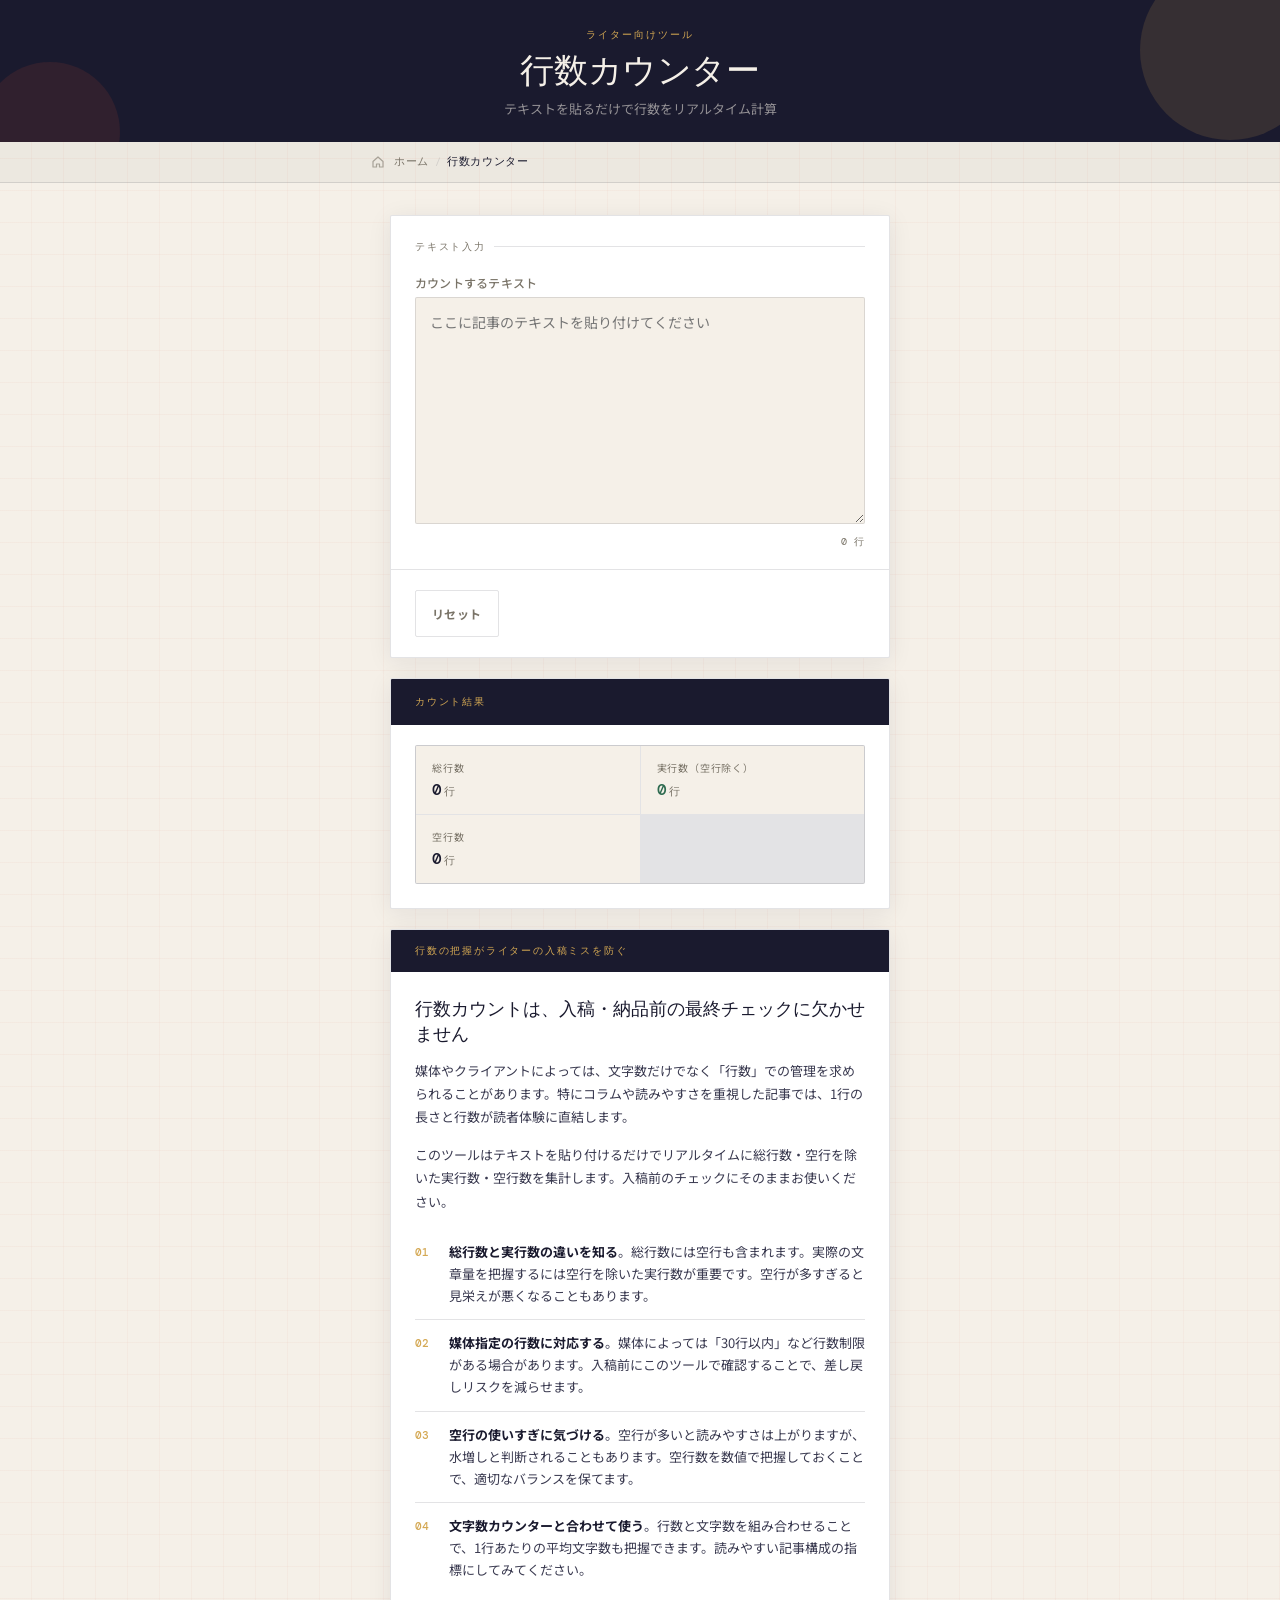
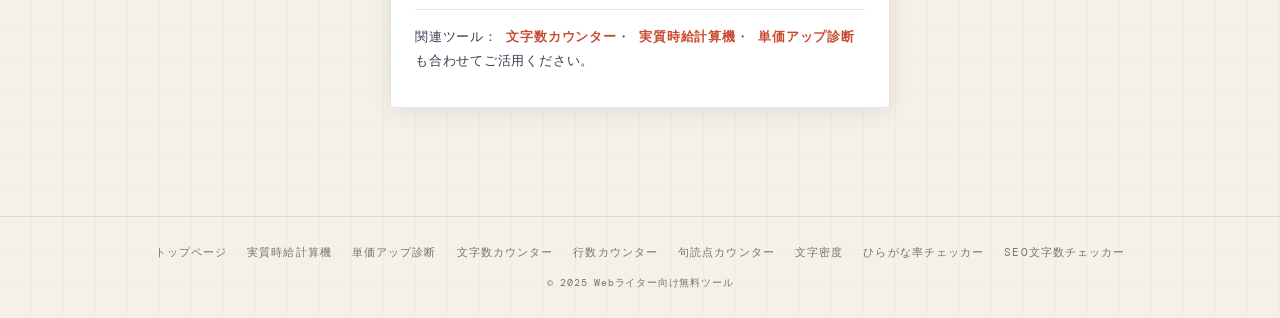
<file: line-count.html>
<!DOCTYPE html>
<html lang="ja">
<head>
<meta charset="UTF-8">
<meta name="viewport" content="width=device-width, initial-scale=1.0">
<title>Webライター向け行数カウンター｜テキストの行数を即カウント【無料】</title>
<meta name="description" content="Webライター向けの無料行数カウンターツール。テキストを貼るだけで総行数・空行を除いた実行数をリアルタイム計算。原稿管理や入稿前チェックに便利です。">
<meta name="robots" content="index, follow">
<meta property="og:title" content="Webライター向け行数カウンター｜テキストの行数を即カウント【無料】">
<meta property="og:description" content="テキストを貼るだけで総行数・実行数をリアルタイム計算できる無料ツール。">
<meta property="og:type" content="website">
<meta property="og:url" content="https://writer-salary-calculator.babynakunaku.workers.dev/line-count.html">
<meta property="og:image" content="https://writer-salary-calculator.babynakunaku.workers.dev/ogp.jpg">
<link rel="canonical" href="https://writer-salary-calculator.babynakunaku.workers.dev/line-count.html">
<script type="application/ld+json">
{
  "@context": "https://schema.org",
  "@type": "WebApplication",
  "name": "Webライター向け行数カウンター",
  "url": "https://writer-salary-calculator.babynakunaku.workers.dev/line-count.html",
  "applicationCategory": "FinanceApplication",
  "operatingSystem": "All",
  "description": "テキストを貼るだけで総行数・実行数をリアルタイム計算できる無料ツール。",
  "offers": { "@type": "Offer", "price": "0", "priceCurrency": "JPY" }
}
</script>
<!-- common.css を <link> で読み込む。<script> タグは誤りなので使わないこと -->
<link rel="stylesheet" href="common.css">
<style>
  .textarea-main {
    width: 100%;
    padding: 12px 14px;
    font-family: 'Noto Sans JP', sans-serif;
    font-size: 14px;
    color: var(--ink);
    background: var(--paper);
    border: 1.5px solid var(--border);
    border-radius: 2px;
    outline: none;
    resize: vertical;
    line-height: 1.8;
    min-height: 160px;
    transition: border-color 0.2s, box-shadow 0.2s;
  }
  .textarea-main:focus {
    border-color: var(--accent);
    box-shadow: 0 0 0 3px rgba(200,75,49,0.1);
    background: #fff;
  }
  .textarea-counter {
    text-align: right;
    font-family: 'DM Mono', monospace;
    font-size: 10px;
    color: var(--muted);
    margin-top: 6px;
    letter-spacing: 0.06em;
  }
</style>
</head>
<body data-page="tool" data-title="行数カウンター" data-subtitle="テキストを貼るだけで行数をリアルタイム計算">

<div class="container-tool">

  <!-- 入力カード -->
  <div class="card">
    <div class="card-section">
      <div class="section-title">テキスト入力</div>
      <div class="field">
        <label for="inputText">カウントするテキスト</label>
        <textarea id="inputText"
          placeholder="ここに記事のテキストを貼り付けてください"
          rows="8"
          class="textarea-main"
          aria-describedby="textareaCounter"></textarea>
        <div class="textarea-counter" id="textareaCounter" aria-live="polite">0 行</div>
      </div>
    </div>
    <div class="btn-area">
      <div class="btn-row">
        <button id="resetBtn" type="button" class="btn-ghost">リセット</button>
      </div>
    </div>
  </div>

  <!-- エラー表示 -->
  <div id="errorNote" class="error-note" role="alert" aria-live="assertive"></div>

  <!-- 結果カード（リアルタイムのため最初から表示） -->
  <div class="result-card" id="result"
       role="status" aria-live="polite" aria-atomic="true"
       style="display:block; margin-top:20px;">
    <div class="result-header">カウント結果</div>
    <div class="result-body">

      <div class="metrics">
        <div class="metric">
          <div class="metric-label">総行数</div>
          <div class="metric-value" id="totalLines">
            0<span class="metric-unit">行</span>
          </div>
        </div>
        <div class="metric">
          <div class="metric-label">実行数（空行除く）</div>
          <div class="metric-value highlight" id="netLines">
            0<span class="metric-unit">行</span>
          </div>
        </div>
        <div class="metric">
          <div class="metric-label">空行数</div>
          <div class="metric-value" id="emptyLines">
            0<span class="metric-unit">行</span>
          </div>
        </div>
      </div>

    </div>
  </div>

  <!-- 解説セクション -->
  <div class="explain" style="margin-top:20px;">
    <div class="explain-header">行数の把握がライターの入稿ミスを防ぐ</div>
    <div class="explain-body">
      <h2>行数カウントは、入稿・納品前の最終チェックに欠かせません</h2>
      <p>
        媒体やクライアントによっては、文字数だけでなく「行数」での管理を求められることがあります。特にコラムや読みやすさを重視した記事では、1行の長さと行数が読者体験に直結します。
      </p>
      <p>
        このツールはテキストを貼り付けるだけでリアルタイムに総行数・空行を除いた実行数・空行数を集計します。入稿前のチェックにそのままお使いください。
      </p>
      <div class="explain-points">
        <div class="explain-point">
          <span class="explain-point-num">01</span>
          <span><strong>総行数と実行数の違いを知る</strong>。総行数には空行も含まれます。実際の文章量を把握するには空行を除いた実行数が重要です。空行が多すぎると見栄えが悪くなることもあります。</span>
        </div>
        <div class="explain-point">
          <span class="explain-point-num">02</span>
          <span><strong>媒体指定の行数に対応する</strong>。媒体によっては「30行以内」など行数制限がある場合があります。入稿前にこのツールで確認することで、差し戻しリスクを減らせます。</span>
        </div>
        <div class="explain-point">
          <span class="explain-point-num">03</span>
          <span><strong>空行の使いすぎに気づける</strong>。空行が多いと読みやすさは上がりますが、水増しと判断されることもあります。空行数を数値で把握しておくことで、適切なバランスを保てます。</span>
        </div>
        <div class="explain-point">
          <span class="explain-point-num">04</span>
          <span><strong>文字数カウンターと合わせて使う</strong>。行数と文字数を組み合わせることで、1行あたりの平均文字数も把握できます。読みやすい記事構成の指標にしてみてください。</span>
        </div>
      </div>
      <p class="related-link">
        関連ツール：
        <a href="word-count.html">文字数カウンター</a>・
        <a href="real-jikyuu.html">実質時給計算機</a>・
        <a href="raise-price.html">単価アップ診断</a>も合わせてご活用ください。
      </p>
    </div>
  </div>

</div>

<!-- GA・ヘッダー・パンくず・フッターは common.js が自動挿入する -->
<script src="common.js"></script>
<script>
(function () {
  'use strict';

  console.log('tool-ready:line-count');

  var el = function(id) { return document.getElementById(id); };
  var LS_KEY = 'writer_line-count_v1';

  /* ── GA イベント送信（30秒スロットル） ── */
  var lastTracked = 0;
  function throttledTrack() {
    var now = Date.now();
    if (now - lastTracked > 30000) {
      window.trackCalc && window.trackCalc('line-count');
      lastTracked = now;
    }
  }

  /* ── リアルタイムカウント ── */
  function calculate() {
    var text  = el('inputText').value;

    /* 行分割（末尾の改行で余分な空行が出ないよう調整） */
    var lines = text === '' ? [] : text.split('\n');
    var total = lines.length;
    var empty = lines.filter(function(l) { return l.trim() === ''; }).length;
    var net   = total - empty;

    /* テキストエリア下ミニカウンター */
    el('textareaCounter').textContent = total.toLocaleString('ja-JP') + ' 行';

    /* メトリクス更新 */
    el('totalLines').innerHTML  =
      total.toLocaleString('ja-JP') + '<span class="metric-unit">行</span>';
    el('netLines').innerHTML    =
      net.toLocaleString('ja-JP')   + '<span class="metric-unit">行</span>';
    el('emptyLines').innerHTML  =
      empty.toLocaleString('ja-JP') + '<span class="metric-unit">行</span>';

    /* GA（テキストがあるときのみ・30秒スロットル） */
    if (total > 0) throttledTrack();
  }

  /* ── リセット ── */
  function resetAll() {
    el('inputText').value = '';
    el('textareaCounter').textContent = '0 行';
    try { localStorage.removeItem(LS_KEY); } catch(e) {}
    if (history.replaceState) history.replaceState(null, '', location.pathname);
    calculate();
  }

  /* ── 初期化 ── */
  calculate();

  /* ── イベント登録 ── */
  el('inputText').addEventListener('input', calculate);
  el('resetBtn').addEventListener('click', resetAll);

})();
</script>
</body>
</html>
</file>
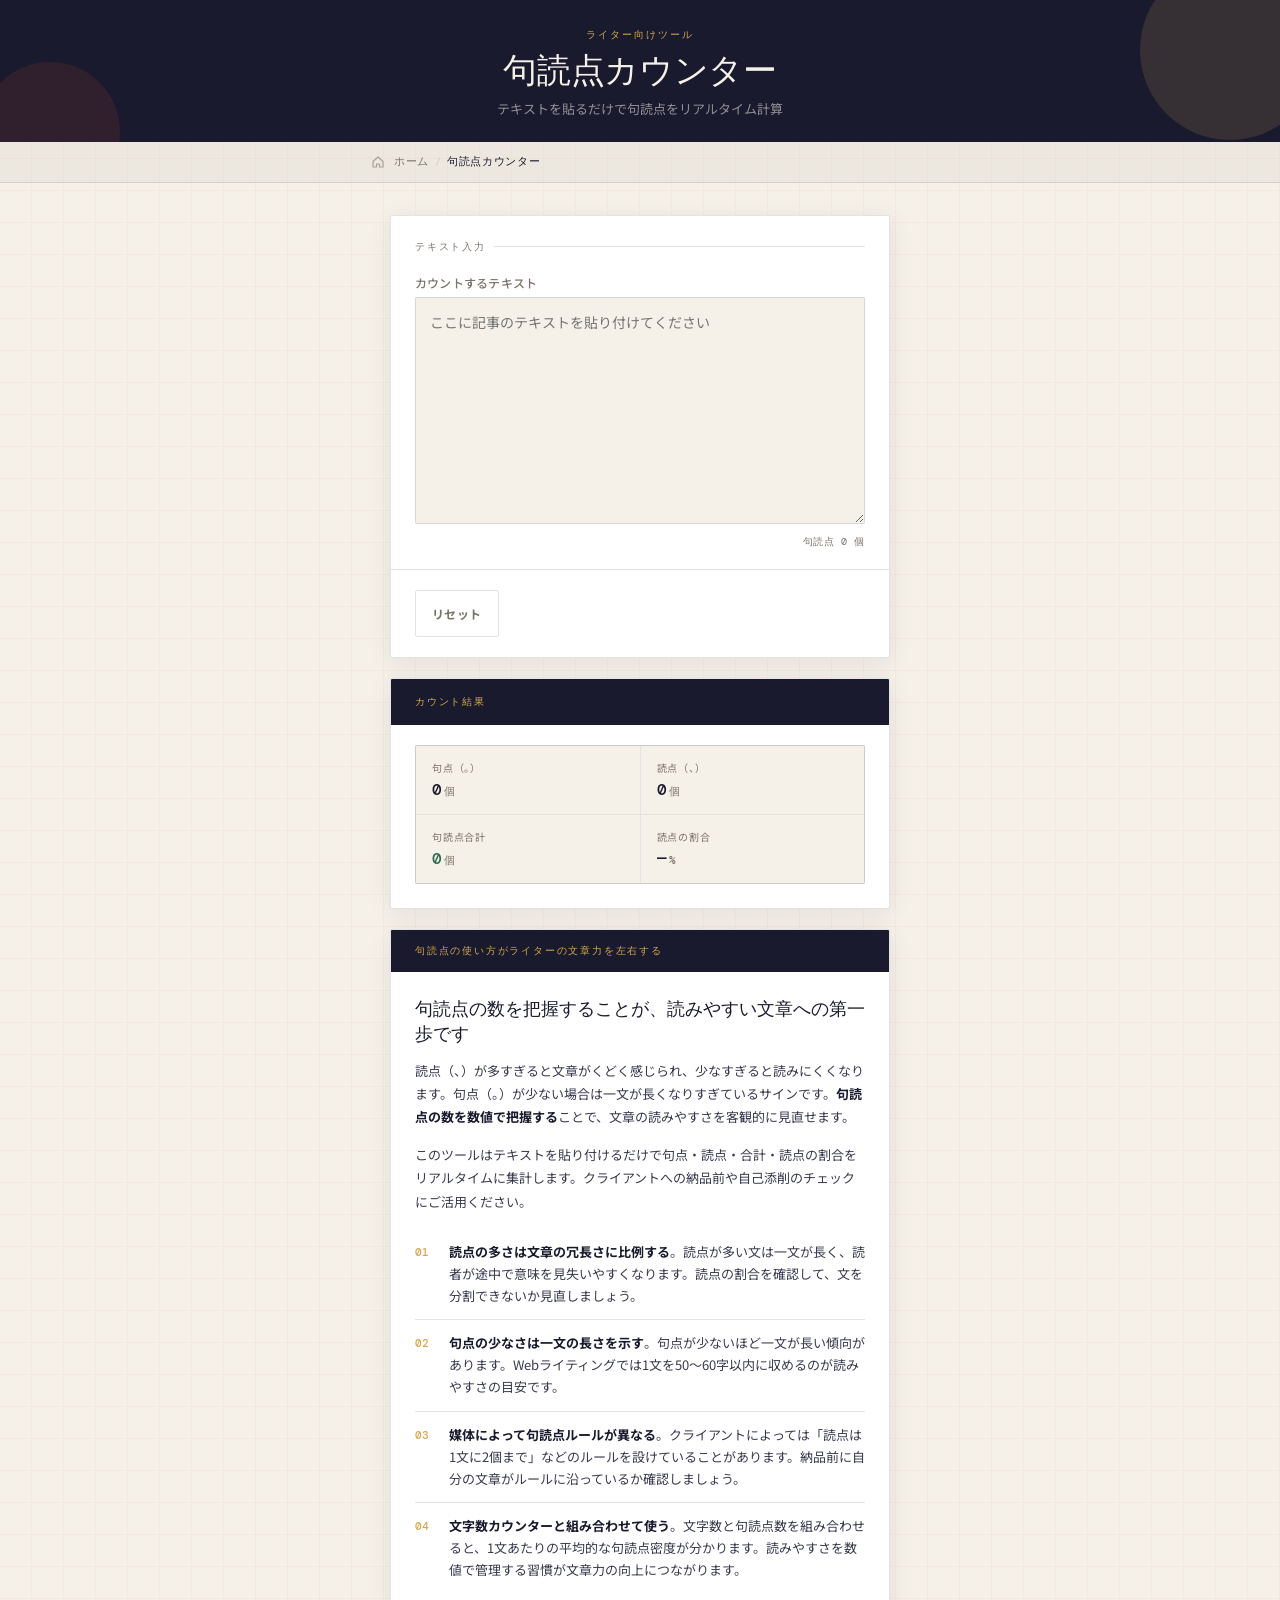
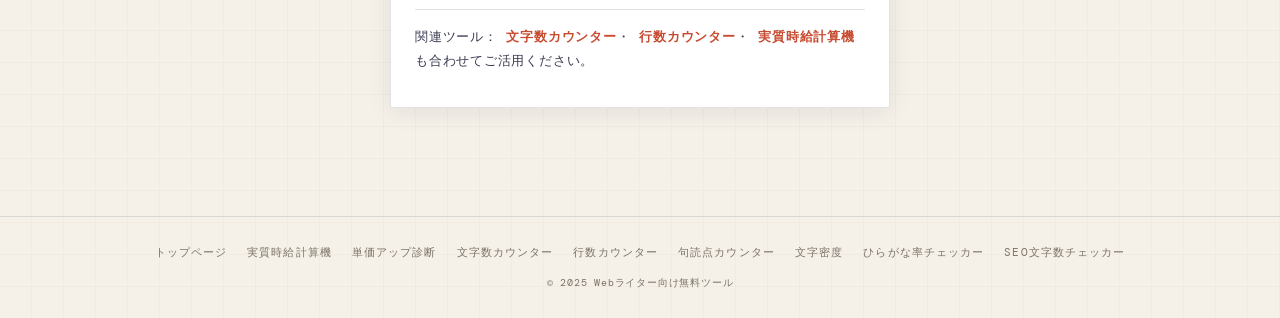
<file: punctuation-count.html>
<!DOCTYPE html>
<html lang="ja">
<head>
<meta charset="UTF-8">
<meta name="viewport" content="width=device-width, initial-scale=1.0">
<title>Webライター向け句読点カウンター｜テキストの句読点を即カウント【無料】</title>
<meta name="description" content="Webライター向けの無料句読点カウンターツール。テキストを貼るだけで句点（。）・読点（、）・合計をリアルタイム計算。句読点の使いすぎや不足を即チェックできます。">
<meta name="robots" content="index, follow">
<meta property="og:title" content="Webライター向け句読点カウンター｜テキストの句読点を即カウント【無料】">
<meta property="og:description" content="テキストを貼るだけで句点・読点・合計をリアルタイム計算できる無料ツール。">
<meta property="og:type" content="website">
<meta property="og:url" content="https://writer-salary-calculator.babynakunaku.workers.dev/punctuation-count.html">
<meta property="og:image" content="https://writer-salary-calculator.babynakunaku.workers.dev/ogp.jpg">
<link rel="canonical" href="https://writer-salary-calculator.babynakunaku.workers.dev/punctuation-count.html">
<script type="application/ld+json">
{
  "@context": "https://schema.org",
  "@type": "WebApplication",
  "name": "Webライター向け句読点カウンター",
  "url": "https://writer-salary-calculator.babynakunaku.workers.dev/punctuation-count.html",
  "applicationCategory": "FinanceApplication",
  "operatingSystem": "All",
  "description": "テキストを貼るだけで句点・読点・合計をリアルタイム計算できる無料ツール。",
  "offers": { "@type": "Offer", "price": "0", "priceCurrency": "JPY" }
}
</script>
<link rel="stylesheet" href="common.css">
<style>
  .textarea-main {
    width: 100%;
    padding: 12px 14px;
    font-family: 'Noto Sans JP', sans-serif;
    font-size: 14px;
    color: var(--ink);
    background: var(--paper);
    border: 1.5px solid var(--border);
    border-radius: 2px;
    outline: none;
    resize: vertical;
    line-height: 1.8;
    min-height: 160px;
    transition: border-color 0.2s, box-shadow 0.2s;
  }
  .textarea-main:focus {
    border-color: var(--accent);
    box-shadow: 0 0 0 3px rgba(200,75,49,0.1);
    background: #fff;
  }
  .textarea-counter {
    text-align: right;
    font-family: 'DM Mono', monospace;
    font-size: 10px;
    color: var(--muted);
    margin-top: 6px;
    letter-spacing: 0.06em;
  }
</style>
</head>
<body data-page="tool" data-title="句読点カウンター" data-subtitle="テキストを貼るだけで句読点をリアルタイム計算">

<div class="container-tool">

  <!-- 入力カード -->
  <div class="card">
    <div class="card-section">
      <div class="section-title">テキスト入力</div>
      <div class="field">
        <label for="inputText">カウントするテキスト</label>
        <textarea id="inputText"
          placeholder="ここに記事のテキストを貼り付けてください"
          rows="8"
          class="textarea-main"
          aria-describedby="textareaCounter"></textarea>
        <div class="textarea-counter" id="textareaCounter" aria-live="polite">句読点 0 個</div>
      </div>
    </div>
    <div class="btn-area">
      <div class="btn-row">
        <button id="resetBtn" type="button" class="btn-ghost">リセット</button>
      </div>
    </div>
  </div>

  <!-- エラー表示 -->
  <div id="errorNote" class="error-note" role="alert" aria-live="assertive"></div>

  <!-- 結果カード（リアルタイムのため最初から表示） -->
  <div class="result-card" id="result"
       role="status" aria-live="polite" aria-atomic="true"
       style="display:block; margin-top:20px;">
    <div class="result-header">カウント結果</div>
    <div class="result-body">

      <div class="metrics">
        <div class="metric">
          <div class="metric-label">句点（。）</div>
          <div class="metric-value" id="kutenCount">
            0<span class="metric-unit">個</span>
          </div>
        </div>
        <div class="metric">
          <div class="metric-label">読点（、）</div>
          <div class="metric-value" id="totenCount">
            0<span class="metric-unit">個</span>
          </div>
        </div>
        <div class="metric">
          <div class="metric-label">句読点合計</div>
          <div class="metric-value highlight" id="totalCount">
            0<span class="metric-unit">個</span>
          </div>
        </div>
        <div class="metric">
          <div class="metric-label">読点の割合</div>
          <div class="metric-value" id="totenRatio">
            —<span class="metric-unit">%</span>
          </div>
        </div>
      </div>

    </div>
  </div>

  <!-- 解説セクション -->
  <div class="explain" style="margin-top:20px;">
    <div class="explain-header">句読点の使い方がライターの文章力を左右する</div>
    <div class="explain-body">
      <h2>句読点の数を把握することが、読みやすい文章への第一歩です</h2>
      <p>
        読点（、）が多すぎると文章がくどく感じられ、少なすぎると読みにくくなります。句点（。）が少ない場合は一文が長くなりすぎているサインです。<strong>句読点の数を数値で把握する</strong>ことで、文章の読みやすさを客観的に見直せます。
      </p>
      <p>
        このツールはテキストを貼り付けるだけで句点・読点・合計・読点の割合をリアルタイムに集計します。クライアントへの納品前や自己添削のチェックにご活用ください。
      </p>
      <div class="explain-points">
        <div class="explain-point">
          <span class="explain-point-num">01</span>
          <span><strong>読点の多さは文章の冗長さに比例する</strong>。読点が多い文は一文が長く、読者が途中で意味を見失いやすくなります。読点の割合を確認して、文を分割できないか見直しましょう。</span>
        </div>
        <div class="explain-point">
          <span class="explain-point-num">02</span>
          <span><strong>句点の少なさは一文の長さを示す</strong>。句点が少ないほど一文が長い傾向があります。Webライティングでは1文を50〜60字以内に収めるのが読みやすさの目安です。</span>
        </div>
        <div class="explain-point">
          <span class="explain-point-num">03</span>
          <span><strong>媒体によって句読点ルールが異なる</strong>。クライアントによっては「読点は1文に2個まで」などのルールを設けていることがあります。納品前に自分の文章がルールに沿っているか確認しましょう。</span>
        </div>
        <div class="explain-point">
          <span class="explain-point-num">04</span>
          <span><strong>文字数カウンターと組み合わせて使う</strong>。文字数と句読点数を組み合わせると、1文あたりの平均的な句読点密度が分かります。読みやすさを数値で管理する習慣が文章力の向上につながります。</span>
        </div>
      </div>
      <p class="related-link">
        関連ツール：
        <a href="word-count.html">文字数カウンター</a>・
        <a href="line-count.html">行数カウンター</a>・
        <a href="real-jikyuu.html">実質時給計算機</a>も合わせてご活用ください。
      </p>
    </div>
  </div>

</div>

<!-- GA・ヘッダー・パンくず・フッターは common.js が自動挿入する -->
<script src="common.js"></script>
<script>
(function () {
  'use strict';

  console.log('tool-ready:punctuation-count');

  var el = function(id) { return document.getElementById(id); };
  var LS_KEY = 'writer_punctuation-count_v1';

  /* ── GA イベント送信（30秒スロットル） ── */
  var lastTracked = 0;
  function throttledTrack() {
    var now = Date.now();
    if (now - lastTracked > 30000) {
      window.trackCalc && window.trackCalc('punctuation-count');
      lastTracked = now;
    }
  }

  /* ── リアルタイムカウント ── */
  function calculate() {
    var text  = el('inputText').value;

    /* 句点・読点をカウント */
    var kuten = (text.match(/。/g) || []).length;
    var toten = (text.match(/、/g) || []).length;
    var total = kuten + toten;

    /* 読点の割合（句読点合計に対する読点の比率） */
    var ratio = total > 0 ? (toten / total * 100) : null;

    /* テキストエリア下ミニカウンター */
    el('textareaCounter').textContent = '句読点 ' + total.toLocaleString('ja-JP') + ' 個';

    /* メトリクス更新 */
    el('kutenCount').innerHTML =
      kuten.toLocaleString('ja-JP') + '<span class="metric-unit">個</span>';
    el('totenCount').innerHTML =
      toten.toLocaleString('ja-JP') + '<span class="metric-unit">個</span>';
    el('totalCount').innerHTML =
      total.toLocaleString('ja-JP') + '<span class="metric-unit">個</span>';
    el('totenRatio').innerHTML =
      (ratio !== null ? ratio.toFixed(1) : '—') + '<span class="metric-unit">%</span>';

    /* GA（句読点があるときのみ・30秒スロットル） */
    if (total > 0) throttledTrack();
  }

  /* ── リセット ── */
  function resetAll() {
    el('inputText').value = '';
    el('textareaCounter').textContent = '句読点 0 個';
    try { localStorage.removeItem(LS_KEY); } catch(e) {}
    if (history.replaceState) history.replaceState(null, '', location.pathname);
    calculate();
  }

  /* ── 初期化 ── */
  calculate();

  /* ── イベント登録 ── */
  el('inputText').addEventListener('input', calculate);
  el('resetBtn').addEventListener('click', resetAll);

})();
</script>
</body>
</html>
</file>
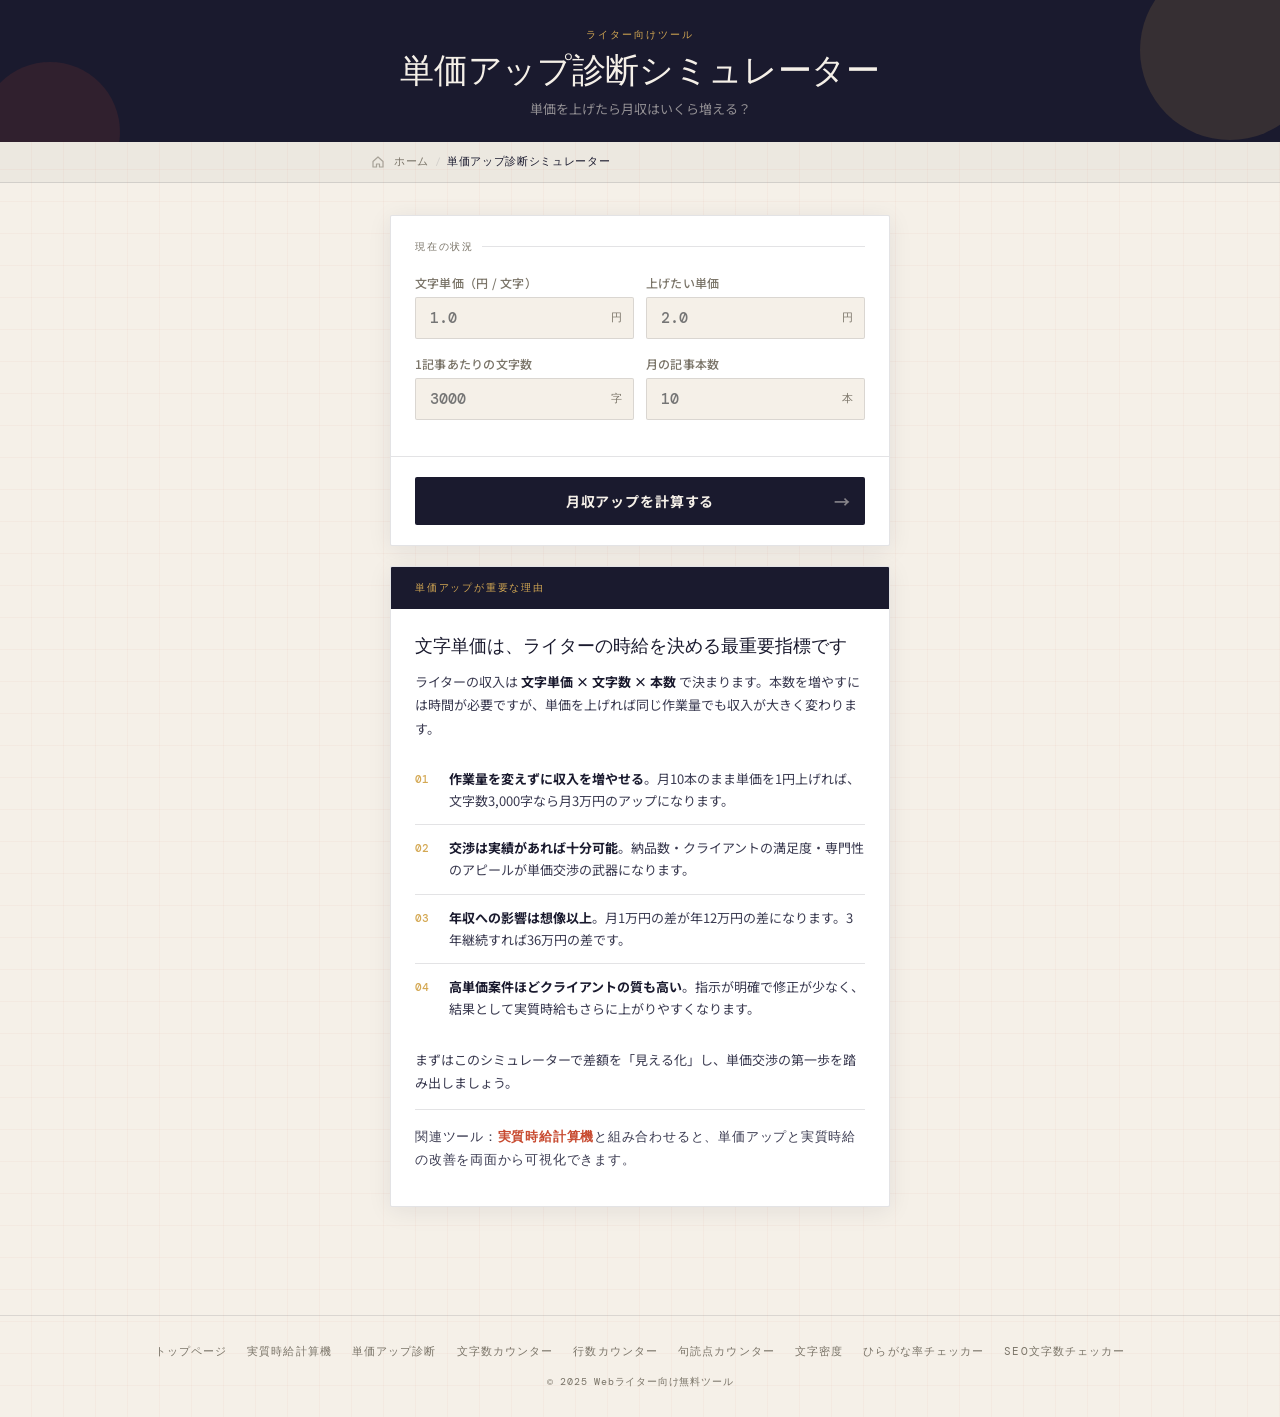
<file: raise-price.html>
<!DOCTYPE html>
<html lang="ja">
<head>
<meta charset="UTF-8">
<meta name="viewport" content="width=device-width, initial-scale=1.0">
<title>Webライター向け単価アップ診断ツール｜文字単価を上げたら月収はいくら増える？【無料】</title>
<meta name="description" content="Webライターが文字単価を上げた場合の月収アップ額を自動計算できる無料ツール。現在の単価・文字数・本数を入力するだけで差額と年間収入の増加額がすぐ分かります。単価交渉の判断材料に。">
<meta property="og:title" content="Webライター向け単価アップ診断ツール｜文字単価を上げたら月収はいくら増える？【無料】">
<meta property="og:description" content="Webライターが文字単価を上げた場合の月収アップ額を自動計算できる無料ツール。差額と年間収入の増加額がすぐ分かります。">
<meta property="og:type" content="website">
<meta property="og:url" content="https://writer-salary-calculator.babynakunaku.workers.dev/raise-price.html">
<meta property="og:image" content="https://writer-salary-calculator.babynakunaku.workers.dev/ogp.jpg">
<link rel="canonical" href="https://writer-salary-calculator.babynakunaku.workers.dev/raise-price.html">
<meta name="robots" content="index, follow">
<script type="application/ld+json">
{
  "@context": "https://schema.org",
  "@type": "WebApplication",
  "name": "Webライター向け単価アップ診断ツール",
  "url": "https://writer-salary-calculator.babynakunaku.workers.dev/raise-price.html",
  "applicationCategory": "FinanceApplication",
  "operatingSystem": "All",
  "description": "Webライターが文字単価を上げた場合の月収増加額を計算できる無料ツール。",
  "offers": { "@type": "Offer", "price": "0", "priceCurrency": "JPY" }
}
</script>
<link rel="stylesheet" href="common.css">
</head>
<body data-page="tool" data-title="単価アップ診断シミュレーター" data-subtitle="単価を上げたら月収はいくら増える？">

<!-- ヘッダー・パンくず・GA は common.js が自動挿入 -->

<div class="container-tool">

  <!-- 入力カード -->
  <div class="card">
    <div class="card-section">
      <div class="section-title">現在の状況</div>
      <div class="field-row">
        <div class="field">
          <label for="currentPrice">文字単価（円 / 文字）</label>
          <div class="input-wrap">
            <input type="number" id="currentPrice" placeholder="1.0" min="0" step="0.1" inputmode="decimal">
            <span class="unit">円</span>
          </div>
        </div>
        <div class="field">
          <label for="targetPrice">上げたい単価</label>
          <div class="input-wrap">
            <input type="number" id="targetPrice" placeholder="2.0" min="0" step="0.1" inputmode="decimal">
            <span class="unit">円</span>
          </div>
        </div>
      </div>
      <div class="field-row">
        <div class="field">
          <label for="charCount">1記事あたりの文字数</label>
          <div class="input-wrap">
            <input type="number" id="charCount" placeholder="3000" min="0" inputmode="numeric">
            <span class="unit">字</span>
          </div>
        </div>
        <div class="field">
          <label for="articleCount">月の記事本数</label>
          <div class="input-wrap">
            <input type="number" id="articleCount" placeholder="10" min="0" inputmode="numeric">
            <span class="unit">本</span>
          </div>
        </div>
      </div>
    </div>
    <div class="btn-area">
      <button id="calcBtn" type="button" class="btn-primary">月収アップを計算する</button>
    </div>
  </div>

  <!-- エラー -->
  <div id="errorNote" class="error-note" role="alert" aria-live="assertive"></div>

  <!-- 結果カード -->
  <div class="result-card" id="result" role="status" aria-live="polite" aria-atomic="true">
    <div class="result-header">シミュレーション結果</div>
    <div class="result-body">

      <div class="diff-big">
        <div class="diff-label">月収アップ額</div>
        <div class="diff-value">
          <span class="yen">+¥</span><span id="diffNum">0</span><span class="per">/月</span>
        </div>
        <div><span class="motiv-badge" id="motivBadge"></span></div>
      </div>

      <div class="metrics">
        <div class="metric">
          <div class="metric-label">現在の月収</div>
          <div class="metric-value" id="currentIncome">—<span class="metric-unit">円</span></div>
        </div>
        <div class="metric">
          <div class="metric-label">単価アップ後の月収</div>
          <div class="metric-value highlight" id="newIncome">—<span class="metric-unit">円</span></div>
        </div>
        <div class="metrics-arrow">↑</div>
        <div class="metric">
          <div class="metric-label">年間換算の差額</div>
          <div class="metric-value highlight" id="yearDiff">—<span class="metric-unit">円</span></div>
        </div>
        <div class="metric">
          <div class="metric-label">単価アップ率</div>
          <div class="metric-value" id="priceRatio">—<span class="metric-unit">%</span></div>
        </div>
      </div>

    </div>
  </div>

  <!-- 解説セクション -->
  <div class="explain" style="margin-top:20px;">
    <div class="explain-header">単価アップが重要な理由</div>
    <div class="explain-body">
      <h2>文字単価は、ライターの時給を決める最重要指標です</h2>
      <p>
        ライターの収入は <strong>文字単価 × 文字数 × 本数</strong> で決まります。本数を増やすには時間が必要ですが、単価を上げれば同じ作業量でも収入が大きく変わります。
      </p>
      <div class="explain-points">
        <div class="explain-point">
          <span class="explain-point-num">01</span>
          <span><strong>作業量を変えずに収入を増やせる</strong>。月10本のまま単価を1円上げれば、文字数3,000字なら月3万円のアップになります。</span>
        </div>
        <div class="explain-point">
          <span class="explain-point-num">02</span>
          <span><strong>交渉は実績があれば十分可能</strong>。納品数・クライアントの満足度・専門性のアピールが単価交渉の武器になります。</span>
        </div>
        <div class="explain-point">
          <span class="explain-point-num">03</span>
          <span><strong>年収への影響は想像以上</strong>。月1万円の差が年12万円の差になります。3年継続すれば36万円の差です。</span>
        </div>
        <div class="explain-point">
          <span class="explain-point-num">04</span>
          <span><strong>高単価案件ほどクライアントの質も高い</strong>。指示が明確で修正が少なく、結果として実質時給もさらに上がりやすくなります。</span>
        </div>
      </div>
      <p>まずはこのシミュレーターで差額を「見える化」し、単価交渉の第一歩を踏み出しましょう。</p>
      <p class="related-link">
        関連ツール：<a href="real-jikyuu.html">実質時給計算機</a>と組み合わせると、単価アップと実質時給の改善を両面から可視化できます。
      </p>
    </div>
  </div>

</div>

<script src="common.js"></script>
<script>
(function () {
  var el = function(id) { return document.getElementById(id); };

  function fmt(n) { return Math.round(n).toLocaleString('ja-JP'); }
  function parseClamp(id) {
    var v = parseFloat(el(id).value);
    return isFinite(v) ? Math.max(0, v) : 0;
  }

  function showError(msg) {
    var note = el('errorNote');
    note.textContent = msg;
    note.style.display = 'block';
    el('result').style.display = 'none';
  }
  function clearError() {
    el('errorNote').textContent = '';
    el('errorNote').style.display = 'none';
  }

  function calculate() {
    window.trackCalc && window.trackCalc('raise-price');

    var currentPrice = parseClamp('currentPrice');
    var targetPrice  = parseClamp('targetPrice');
    var charCount    = parseClamp('charCount');
    var articleCount = parseClamp('articleCount');

    if (currentPrice <= 0) { showError('⚠ 現在の文字単価を入力してください。'); return; }
    if (targetPrice  <= 0) { showError('⚠ 上げたい単価を入力してください。'); return; }
    if (charCount    <= 0) { showError('⚠ 1記事あたりの文字数を入力してください。'); return; }
    if (articleCount <= 0) { showError('⚠ 月の記事本数を入力してください。'); return; }
    if (targetPrice <= currentPrice) {
      showError('⚠ 上げたい単価は現在の単価より高い値を入力してください。'); return;
    }
    clearError();

    var currentIncome = currentPrice * charCount * articleCount;
    var newIncome     = targetPrice  * charCount * articleCount;
    var diff          = newIncome - currentIncome;
    var yearDiff      = diff * 12;
    var ratio         = (targetPrice - currentPrice) / currentPrice * 100;

    var motivText = '', motivClass = '';
    if (diff > 50000)      { motivText = '単価交渉は十分価値があります';       motivClass = ''; }
    else if (diff > 20000) { motivText = '少しの単価アップでも大きな差になります'; motivClass = 'motiv-neutral'; }
    else                   { motivText = 'まずはスキル強化と実績作りを意識しましょう'; motivClass = 'motiv-caution'; }

    el('diffNum').textContent     = fmt(diff);
    el('currentIncome').innerHTML = fmt(Math.round(currentIncome)) + '<span class="metric-unit">円</span>';
    el('newIncome').innerHTML     = fmt(Math.round(newIncome))     + '<span class="metric-unit">円</span>';
    el('yearDiff').innerHTML      = fmt(Math.round(yearDiff))      + '<span class="metric-unit">円</span>';
    el('priceRatio').innerHTML    = ratio.toFixed(1)               + '<span class="metric-unit">%</span>';

    var badge = el('motivBadge');
    badge.textContent = motivText;
    badge.className   = 'motiv-badge ' + motivClass;

    var resultEl = el('result');
    resultEl.style.display = 'block';
    resultEl.style.animation = 'none';
    void resultEl.offsetWidth;
    resultEl.style.animation = '';
    resultEl.scrollIntoView({ behavior: 'smooth', block: 'nearest' });
  }

  el('calcBtn').addEventListener('click', calculate);

  ['currentPrice','targetPrice','charCount','articleCount'].forEach(function(id) {
    el(id).addEventListener('keydown', function(e) {
      if (e.key === 'Enter') { e.preventDefault(); calculate(); }
    });
  });
})();
</script>
</body>
</html>
</file>
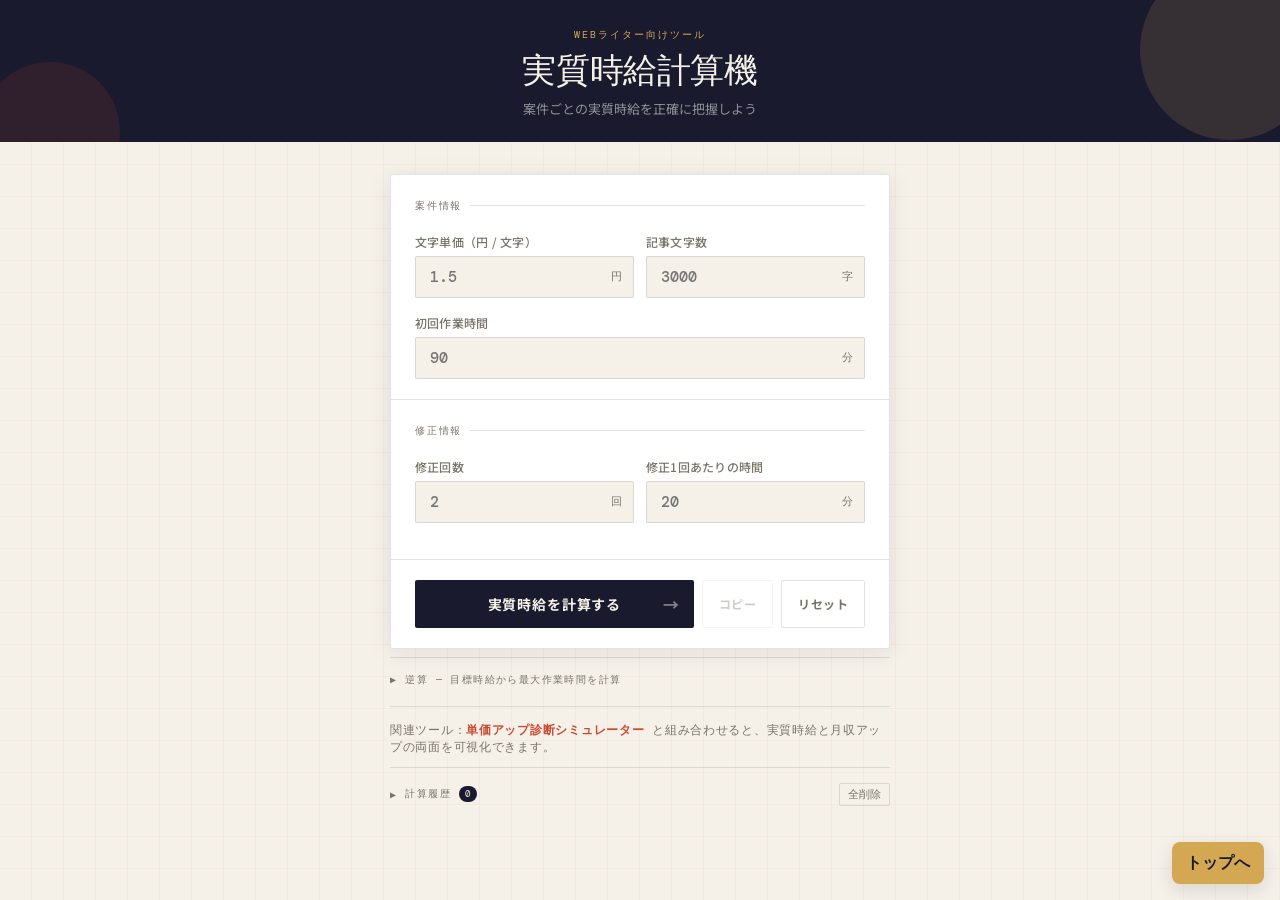
<file: real-jikyuu.html>
<!DOCTYPE html>
<html lang="ja">
<head>
<!-- Google tag (gtag.js) -->
<script async src="https://www.googletagmanager.com/gtag/js?id=G-QZP3DCGL40"></script>
<script>
  window.dataLayer = window.dataLayer || [];
  function gtag(){dataLayer.push(arguments);}
  gtag('js', new Date());
  gtag('config', 'G-QZP3DCGL40');
</script>
<meta charset="UTF-8">
<meta name="viewport" content="width=device-width, initial-scale=1.0">
<title>Webライター向け実質時給計算機｜文字単価・修正込みの本当の時給を計算【無料】</title>
<meta name="description" content="Webライターが案件の実質時給を無料で計算できるツール。文字単価・作業時間・修正回数を入力するだけで請求額・総作業時間・実質時給を即算出。単価交渉や案件選びの判断材料に。">
<meta name="robots" content="index, follow">
<meta property="og:title" content="Webライター向け実質時給計算機｜修正込みの本当の時給を計算【無料】">
<meta property="og:description" content="文字単価・作業時間・修正回数から実質時給を計算。案件の割に合う度を可視化できる無料ツール。">
<meta property="og:type" content="website">
<meta property="og:url" content="https://writer-salary-calculator.babynakunaku.workers.dev/real-jikyuu.html">
<meta property="og:image" content="https://writer-salary-calculator.babynakunaku.workers.dev/ogp.jpg">
<link rel="canonical" href="https://writer-salary-calculator.babynakunaku.workers.dev/real-jikyuu.html">
<script type="application/ld+json">
{
  "@context": "https://schema.org",
  "@type": "WebApplication",
  "name": "Webライター向け実質時給計算機",
  "url": "https://writer-salary-calculator.babynakunaku.workers.dev/real-jikyuu.html",
  "applicationCategory": "FinanceApplication",
  "operatingSystem": "All",
  "description": "Webライターが文字単価・作業時間・修正回数から実質時給を計算できる無料ツール。",
  "offers": {
    "@type": "Offer",
    "price": "0",
    "priceCurrency": "JPY"
  }
}
</script>
<style>
  @import url('https://fonts.googleapis.com/css2?family=DM+Serif+Display:ital@0;1&family=DM+Mono:wght@400;500&family=Noto+Sans+JP:wght@400;500;700&display=swap');

  *, *::before, *::after { box-sizing: border-box; margin: 0; padding: 0; }

  :root {
    --ink:    #1a1a2e;
    --paper:  #f5f0e8;
    --accent: #c84b31;
    --gold:   #d4a853;
    --muted:  #7a7468;
    --good:   #2d6a4f;
    --warn:   #e76f51;
    --border: rgba(26,26,46,0.12);
    --shadow: 0 4px 24px rgba(26,26,46,0.08);
  }

  body {
    font-family: 'Noto Sans JP', sans-serif;
    background-color: var(--paper);
    color: var(--ink);
    min-height: 100vh;
    background-image:
      repeating-linear-gradient(0deg, transparent, transparent 31px, rgba(200,75,49,0.04) 31px, rgba(200,75,49,0.04) 32px),
      repeating-linear-gradient(90deg, transparent, transparent 31px, rgba(200,75,49,0.04) 31px, rgba(200,75,49,0.04) 32px);
  }

  /* Header */
  header {
    background-color: var(--ink); color: var(--paper);
    padding: 28px 24px 24px; text-align: center;
    position: relative; overflow: hidden;
  }
  header::before {
    content: ''; position: absolute; top: -40px; right: -40px;
    width: 180px; height: 180px; border-radius: 50%;
    background: rgba(212,168,83,0.15); pointer-events: none;
  }
  header::after {
    content: ''; position: absolute; bottom: -60px; left: -20px;
    width: 140px; height: 140px; border-radius: 50%;
    background: rgba(200,75,49,0.12); pointer-events: none;
  }
  .header-label {
    font-family: 'DM Mono', monospace; font-size: 10px;
    letter-spacing: 0.2em; color: var(--gold);
    text-transform: uppercase; margin-bottom: 8px;
  }
  header h1 {
    font-family: 'DM Serif Display', serif;
    font-size: clamp(22px, 5vw, 34px);
    font-weight: 400; letter-spacing: -0.01em; line-height: 1.2;
  }
  header p { font-size: 13px; color: rgba(245,240,232,0.55); margin-top: 8px; }

  /* Layout */
  .container { max-width: 540px; margin: 0 auto; padding: 32px 20px 60px; }

  /* Card */
  .card {
    background: #fff; border-radius: 2px;
    border: 1px solid var(--border); box-shadow: var(--shadow); overflow: hidden;
  }
  .card-section { padding: 24px 24px 20px; border-bottom: 1px solid var(--border); }

  .section-title {
    font-family: 'DM Mono', monospace; font-size: 10px;
    letter-spacing: 0.18em; color: var(--muted);
    text-transform: uppercase; margin-bottom: 20px;
    display: flex; align-items: center; gap: 8px;
  }
  .section-title::after { content: ''; flex: 1; height: 1px; background: var(--border); }

  /* Fields */
  .field { margin-bottom: 16px; }
  .field:last-child { margin-bottom: 0; }
  label {
    display: block; font-size: 12px; font-weight: 500;
    color: var(--muted); margin-bottom: 6px; letter-spacing: 0.02em;
  }
  .input-wrap { position: relative; display: flex; align-items: center; }
  input[type="number"] {
    width: 100%; padding: 10px 40px 10px 14px;
    font-family: 'DM Mono', monospace; font-size: 15px; font-weight: 500;
    color: var(--ink); background: var(--paper);
    border: 1.5px solid var(--border); border-radius: 2px;
    outline: none; transition: border-color 0.2s, box-shadow 0.2s;
    -moz-appearance: textfield;
  }
  input[type="number"]::-webkit-inner-spin-button,
  input[type="number"]::-webkit-outer-spin-button { -webkit-appearance: none; }
  input[type="number"]:focus {
    border-color: var(--accent); box-shadow: 0 0 0 3px rgba(200,75,49,0.1); background: #fff;
  }
  .unit {
    position: absolute; right: 12px;
    font-family: 'DM Mono', monospace; font-size: 11px;
    color: var(--muted); pointer-events: none;
  }
  .field-row { display: grid; grid-template-columns: 1fr 1fr; gap: 12px; }

  /* Buttons */
  .btn-area { padding: 20px 24px; }
  .btn-row { display: flex; gap: 8px; }
  button {
    padding: 14px; border: none; border-radius: 2px;
    font-family: 'Noto Sans JP', sans-serif; font-size: 14px; font-weight: 700;
    letter-spacing: 0.06em; cursor: pointer;
    transition: background 0.2s, opacity 0.2s, transform 0.1s;
    position: relative; overflow: hidden;
  }
  button:active:not(:disabled) { transform: scale(0.99); }

  .btn-primary { flex: 1; background: var(--ink); color: var(--paper); }
  .btn-primary:hover { background: #2d2d4e; }
  .btn-primary::after {
    content: '→'; position: absolute; right: 14px; top: 50%;
    transform: translateY(-50%); font-size: 16px; opacity: 0.5;
  }
  .btn-ghost {
    background: transparent; color: var(--muted);
    border: 1.5px solid var(--border); padding: 14px 16px;
    font-size: 12px; letter-spacing: 0.04em;
  }
  .btn-ghost:hover:not(:disabled) { background: var(--paper); color: var(--ink); border-color: var(--muted); }
  .btn-ghost:disabled { opacity: 0.35; cursor: not-allowed; }

  /* Error */
  .error-note {
    display: none; margin-top: 16px; padding: 12px 16px;
    background: rgba(200,75,49,0.08); border: 1.5px solid rgba(200,75,49,0.25);
    border-radius: 2px; font-size: 13px; color: var(--accent); font-weight: 500;
  }

  /* Result card */
  .result-card {
    margin-top: 20px; background: #fff;
    border: 1px solid var(--border); border-radius: 2px;
    box-shadow: var(--shadow); overflow: hidden;
    display: none; animation: slideUp 0.35s cubic-bezier(0.22,1,0.36,1);
  }
  @keyframes slideUp {
    from { opacity: 0; transform: translateY(16px); }
    to   { opacity: 1; transform: translateY(0); }
  }
  .result-header {
    background: var(--ink); padding: 16px 24px;
    font-family: 'DM Mono', monospace; font-size: 10px;
    letter-spacing: 0.18em; text-transform: uppercase; color: var(--gold);
  }
  .result-body { padding: 0 24px 24px; }

  .hourly-big {
    padding: 24px 0 20px; border-bottom: 1px solid var(--border); text-align: center;
  }
  .hourly-label { font-size: 11px; color: var(--muted); letter-spacing: 0.08em; margin-bottom: 6px; }
  .hourly-value {
    font-family: 'DM Serif Display', serif;
    font-size: clamp(42px, 10vw, 64px); line-height: 1; letter-spacing: -0.02em;
  }
  .hourly-value .yen { font-size: 0.45em; vertical-align: super; margin-right: 4px; }
  .eval-badge {
    display: inline-block; margin-top: 12px; padding: 5px 16px;
    border-radius: 40px; font-size: 12px; font-weight: 700; letter-spacing: 0.06em;
  }
  .eval-good { background: rgba(45,106,79,0.1);   color: var(--good); }
  .eval-norm { background: rgba(212,168,83,0.15);  color: #9a7000; }
  .eval-warn { background: rgba(231,111,81,0.12);  color: var(--warn); }

  /* Gauge */
  .gauge-wrap { padding: 20px 0 18px; border-bottom: 1px solid var(--border); }
  .gauge-section-label {
    font-family: 'DM Mono', monospace; font-size: 9px;
    letter-spacing: 0.14em; color: var(--muted); text-transform: uppercase; margin-bottom: 10px;
  }
  .gauge-track {
    position: relative; height: 8px;
    background: var(--border); border-radius: 4px;
  }
  .gauge-fill {
    height: 100%; border-radius: 4px;
    transition: width 0.65s cubic-bezier(0.22,1,0.36,1), background-color 0.4s;
    max-width: 100%;
  }
  .gauge-ticks { position: relative; height: 28px; margin-top: 3px; }
  .gauge-tick-label {
    position: absolute; top: 0;
    font-family: 'DM Mono', monospace; font-size: 9px; color: var(--muted);
    transform: translateX(-50%); text-align: center; line-height: 1.4;
  }
  .gauge-tick-line {
    position: absolute; top: -11px; width: 1px; height: 10px;
    background: var(--muted); opacity: 0.3; transform: translateX(-50%);
  }

  /* Metrics */
  .metrics {
    display: grid; grid-template-columns: 1fr 1fr;
    gap: 1px; background: var(--border);
    border: 1px solid var(--border); border-radius: 2px;
    overflow: hidden; margin-top: 20px;
  }
  .metric { background: var(--paper); padding: 14px 16px; }
  .metric-label { font-size: 10px; color: var(--muted); letter-spacing: 0.08em; margin-bottom: 4px; }
  .metric-value { font-family: 'DM Mono', monospace; font-size: 16px; font-weight: 500; color: var(--ink); }
  .metric-unit  { font-size: 11px; color: var(--muted); margin-left: 2px; }

  /* Share row */
  .share-row {
    display: flex; gap: 8px; margin-top: 16px; padding-top: 16px;
    border-top: 1px solid var(--border);
  }
  .share-url-input {
    flex: 1; padding: 9px 12px;
    font-family: 'DM Mono', monospace; font-size: 11px; color: var(--muted);
    background: var(--paper); border: 1.5px solid var(--border); border-radius: 2px;
    outline: none; overflow: hidden; text-overflow: ellipsis; white-space: nowrap;
    cursor: default;
  }
  .btn-share {
    padding: 9px 14px; font-size: 11px; letter-spacing: 0.08em;
    background: var(--ink); color: var(--paper);
    border: none; border-radius: 2px; cursor: pointer;
    font-family: 'DM Mono', monospace; font-weight: 500;
    transition: background 0.2s; white-space: nowrap;
  }
  .btn-share:hover { background: #2d2d4e; }

  /* Accordion base */
  .accordion { margin-top: 8px; }
  .accordion-toggle {
    display: flex; align-items: center; gap: 8px;
    padding: 15px 0 11px; border-top: 1px solid var(--border);
    font-family: 'DM Mono', monospace; font-size: 10px;
    letter-spacing: 0.14em; color: var(--muted); text-transform: uppercase;
    cursor: pointer; user-select: none; transition: color 0.15s;
  }
  .accordion-toggle:hover { color: var(--ink); }
  .accordion-arrow { transition: transform 0.2s; display: inline-block; }
  .accordion-toggle.open .accordion-arrow { transform: rotate(90deg); }
  .accordion-body {
    display: none; animation: slideUp 0.25s ease;
  }
  .accordion-body.open { display: block; }

  /* Reverse calc */
  .reverse-inner {
    background: #fff; border: 1px solid var(--border);
    border-radius: 2px; padding: 20px; margin-bottom: 6px;
  }
  .reverse-result {
    margin-top: 14px; padding: 14px 16px;
    background: var(--paper); border-radius: 2px;
    display: none;
  }
  .reverse-result strong {
    font-family: 'DM Mono', monospace; font-size: 22px;
    font-weight: 500; color: var(--ink); display: block; margin-bottom: 4px;
  }
  .reverse-result .sub { font-size: 11px; color: var(--muted); }

  /* History */
  .history-head {
    display: flex; align-items: center; justify-content: space-between;
    padding: 15px 0 11px; border-top: 1px solid var(--border);
    cursor: pointer; user-select: none;
  }
  .history-head-left {
    display: flex; align-items: center; gap: 8px;
    font-family: 'DM Mono', monospace; font-size: 10px;
    letter-spacing: 0.14em; color: var(--muted); text-transform: uppercase;
    transition: color 0.15s;
  }
  .history-head:hover .history-head-left { color: var(--ink); }
  .history-count {
    background: var(--ink); color: var(--paper);
    font-size: 9px; padding: 2px 6px; border-radius: 10px;
  }
  .history-clear-btn {
    font-size: 11px; color: var(--muted); cursor: pointer;
    font-family: 'DM Mono', monospace; padding: 3px 8px;
    border-radius: 2px; border: 1px solid var(--border);
    background: transparent; font-weight: 400; letter-spacing: 0;
    transition: background 0.15s, color 0.15s;
  }
  .history-clear-btn:hover { background: rgba(200,75,49,0.06); color: var(--accent); border-color: rgba(200,75,49,0.3); }
  .history-body { display: none; animation: slideUp 0.25s ease; }
  .history-body.open { display: block; }
  .history-list { display: flex; flex-direction: column; gap: 6px; padding-bottom: 8px; }
  .history-item {
    display: flex; align-items: center; gap: 12px;
    padding: 12px 14px; background: #fff;
    border: 1px solid var(--border); border-radius: 2px;
    cursor: pointer; transition: border-color 0.15s;
  }
  .history-item:hover { border-color: var(--muted); }
  .h-dot { width: 8px; height: 8px; border-radius: 50%; flex-shrink: 0; }
  .h-dot-good { background: var(--good); }
  .h-dot-norm { background: #d4a853; }
  .h-dot-warn { background: var(--warn); }
  .h-info { flex: 1; min-width: 0; }
  .h-hourly {
    font-family: 'DM Mono', monospace; font-size: 14px; font-weight: 500; color: var(--ink);
  }
  .h-meta { font-size: 11px; color: var(--muted); margin-top: 2px; }
  .h-time { font-family: 'DM Mono', monospace; font-size: 10px; color: var(--muted); flex-shrink: 0; text-align: right; }
  .h-restore { font-size: 10px; color: var(--muted); font-family: 'DM Mono', monospace; opacity: 0; transition: opacity 0.15s; margin-top: 2px; }
  .history-item:hover .h-restore { opacity: 1; }
  .history-empty { font-size: 12px; color: var(--muted); padding: 8px 0 14px; text-align: center; font-family: 'DM Mono', monospace; }

  /* Responsive */
  @media (max-width: 400px) {
    .field-row        { grid-template-columns: 1fr; }
    .metrics          { grid-template-columns: 1fr; }
    .btn-row          { flex-direction: column; }
    .btn-primary::after { display: none; }
    .share-row        { flex-direction: column; }
  }
  /* 右下の固定ボタン */
.back-float{
  position: fixed;
  right: 16px;
  bottom: 16px;
  z-index: 9999;
  display: inline-block;
  padding: 10px 14px;
  background: var(--gold);
  color: var(--ink);
  border-radius: 8px;
  text-decoration: none;
  font-weight: 700;
  font-family: 'DM Mono', monospace;
  box-shadow: 0 6px 18px rgba(26,26,46,0.12);
}
.back-float:hover{ opacity: 0.95; transform: translateY(-2px); transition: .12s; }

/* モバイルで邪魔なら少し小さく */
@media (max-width: 420px){
  .back-float{ padding:8px 10px; right: 10px; bottom: 10px; font-size:13px; }
}
</style>
</head>
<body>

<header>
  <div class="header-label">Webライター向けツール</div>
  <h1>実質時給計算機</h1>
  <p>案件ごとの実質時給を正確に把握しよう</p>
</header>

<div class="container">

  <!-- 入力カード -->
  <div class="card">
    <div class="card-section">
      <div class="section-title">案件情報</div>
      <div class="field-row">
        <div class="field">
          <label for="charPrice">文字単価（円 / 文字）</label>
          <div class="input-wrap">
            <input type="number" id="charPrice" placeholder="1.5" min="0" step="0.1" inputmode="decimal">
            <span class="unit">円</span>
          </div>
        </div>
        <div class="field">
          <label for="charCount">記事文字数</label>
          <div class="input-wrap">
            <input type="number" id="charCount" placeholder="3000" min="0" inputmode="numeric">
            <span class="unit">字</span>
          </div>
        </div>
      </div>
      <div class="field">
        <label for="workTime">初回作業時間</label>
        <div class="input-wrap">
          <input type="number" id="workTime" placeholder="90" min="0" inputmode="numeric">
          <span class="unit">分</span>
        </div>
      </div>
    </div>

    <div class="card-section">
      <div class="section-title">修正情報</div>
      <div class="field-row">
        <div class="field">
          <label for="revCount">修正回数</label>
          <div class="input-wrap">
            <input type="number" id="revCount" placeholder="2" min="0" inputmode="numeric">
            <span class="unit">回</span>
          </div>
        </div>
        <div class="field">
          <label for="revTime">修正1回あたりの時間</label>
          <div class="input-wrap">
            <input type="number" id="revTime" placeholder="20" min="0" inputmode="numeric">
            <span class="unit">分</span>
          </div>
        </div>
      </div>
    </div>

    <div class="btn-area">
      <div class="btn-row">
        <button id="calcBtn" type="button" class="btn-primary">実質時給を計算する</button>
        <button id="copyBtn" type="button" class="btn-ghost" disabled>コピー</button>
        <button id="resetBtn" type="button" class="btn-ghost">リセット</button>
      </div>
    </div>
  </div>

  <!-- エラー -->
  <div id="errorNote" class="error-note" role="alert" aria-live="assertive"></div>

  <!-- 結果カード -->
  <div class="result-card" id="result" role="status" aria-live="polite" aria-atomic="true">
    <div class="result-header">計算結果</div>
    <div class="result-body">

      <!-- 時給大表示 -->
      <div class="hourly-big">
        <div class="hourly-label">実質時給</div>
        <div class="hourly-value"><span class="yen">¥</span><span id="hourlyNum">0</span></div>
        <div><span class="eval-badge" id="evalBadge"></span></div>
      </div>

      <!-- ゲージ -->
      <div class="gauge-wrap">
        <div class="gauge-section-label">時給レンジ</div>
        <div style="position:relative; padding: 0 0 0 0;">
          <div class="gauge-track">
            <div class="gauge-fill" id="gaugeFill" style="width:0%"></div>
          </div>
          <div class="gauge-ticks" id="gaugeTicks">
            <!-- rendered by JS -->
          </div>
        </div>
      </div>

      <!-- 内訳 -->
      <div class="metrics">
        <div class="metric">
          <div class="metric-label">請求額</div>
          <div class="metric-value" id="billing" data-raw="0">—<span class="metric-unit">円</span></div>
        </div>
        <div class="metric">
          <div class="metric-label">総作業時間</div>
          <div class="metric-value" id="totalTime" data-raw="0">—<span class="metric-unit">分</span></div>
        </div>
        <div class="metric">
          <div class="metric-label">初回作業</div>
          <div class="metric-value" id="initTime">—<span class="metric-unit">分</span></div>
        </div>
        <div class="metric">
          <div class="metric-label">修正作業合計</div>
          <div class="metric-value" id="revTotal">—<span class="metric-unit">分</span></div>
        </div>
      </div>

      <!-- 共有URL -->
      <div class="share-row">
        <input type="text" class="share-url-input" id="shareUrl" readonly placeholder="計算後にURLが生成されます">
        <button type="button" class="btn-share" id="shareBtn">URLコピー</button>
      </div>

    </div>
  </div>

  <!-- 逆算セクション -->
  <div class="accordion">
    <div class="accordion-toggle" id="reverseToggle">
      <span class="accordion-arrow">▶</span>
      逆算 — 目標時給から最大作業時間を計算
    </div>
    <div class="accordion-body" id="reverseBody">
      <div class="reverse-inner">
        <div class="field-row">
          <div class="field">
            <label for="targetHourly">目標時給</label>
            <div class="input-wrap">
              <input type="number" id="targetHourly" placeholder="1500" min="0" inputmode="numeric">
              <span class="unit">円</span>
            </div>
          </div>
          <div class="field">
            <label for="reverseBilling">請求額</label>
            <div class="input-wrap">
              <input type="number" id="reverseBilling" placeholder="4500" min="0" inputmode="numeric">
              <span class="unit">円</span>
            </div>
          </div>
        </div>
        <button type="button" id="reverseCalcBtn" class="btn-primary" style="width:100%;margin-top:4px;">最大作業時間を計算</button>
        <div class="reverse-result" id="reverseResult">
          <strong id="reverseMaxTime">—</strong>
          <span class="sub" id="reverseSubText"></span>
        </div>
      </div>
    </div>
  </div>

  <!-- 関連ツールリンク -->
  <div style="margin-top:8px;padding:15px 0 11px;border-top:1px solid var(--border);">
    <p style="font-size:12px;color:var(--muted);font-family:'DM Mono',monospace;letter-spacing:0.06em;">
      関連ツール：<a href="raise-price.html" style="color:var(--accent);text-decoration:none;font-weight:700;">単価アップ診断シミュレーター</a>
      と組み合わせると、実質時給と月収アップの両面を可視化できます。
    </p>
  </div>

  <!-- 履歴セクション -->
  <div>
    <div class="history-head" id="historyHead">
      <div class="history-head-left">
        <span id="historyArrow">▶</span>
        計算履歴
        <span class="history-count" id="historyCount">0</span>
      </div>
      <button type="button" class="history-clear-btn" id="historyClearBtn">全削除</button>
    </div>
    <div class="history-body" id="historyBody">
      <div class="history-list" id="historyList"></div>
      <div class="history-empty" id="historyEmpty">まだ履歴はありません</div>
    </div>
  </div>

</div>

<script>
(function () {
  var el = function(id) { return document.getElementById(id); };
  var FIELDS  = ['charPrice','charCount','workTime','revCount','revTime'];
  var LS_KEY  = 'ai_writer_jikyuu_v1';
  var LS_HIST = 'ai_writer_jikyuu_hist_v1';
  var MAX_HIST = 5;
  var GAUGE_MAX = 4000;

  function fmt(n) { return Math.round(n).toLocaleString('ja-JP'); }
  function fmtF(n) { return (+n.toFixed(1)).toLocaleString('ja-JP'); }

  function parseClamp(id) {
    var v = parseFloat(el(id).value);
    return isFinite(v) ? Math.max(0, v) : 0;
  }

  /* localStorage inputs */
  function saveInputs() {
    var obj = {};
    FIELDS.forEach(function(k) { obj[k] = el(k).value; });
    try { localStorage.setItem(LS_KEY, JSON.stringify(obj)); } catch(e) {}
  }
  function loadInputs() {
    try {
      var raw = localStorage.getItem(LS_KEY);
      if (!raw) return;
      var obj = JSON.parse(raw);
      FIELDS.forEach(function(k) { if (obj[k] !== undefined) el(k).value = obj[k]; });
    } catch(e) {}
  }

  /* error */
  function showError(msg) {
    var note = el('errorNote');
    note.textContent = msg;
    note.style.display = 'block';
    el('result').style.display = 'none';
    el('copyBtn').disabled = true;
  }
  function clearError() {
    var note = el('errorNote');
    note.textContent = '';
    note.style.display = 'none';
  }

  /* URL share */
  function buildShareUrl(cp, cc, wt, rc, rt) {
  var params = 'cp=' + encodeURIComponent(cp) + '&cc=' + encodeURIComponent(cc) + '&wt=' + encodeURIComponent(wt) + '&rc=' + encodeURIComponent(rc) + '&rt=' + encodeURIComponent(rt);
  return location.href.split('?')[0] + '?' + params;
}
  function loadFromUrl() {
    var search = location.search;
    if (!search || search.indexOf('cp=') === -1) return false;
    var params = {};
    search.slice(1).split('&').forEach(function(pair) {
      var kv = pair.split('=');
      params[kv[0]] = decodeURIComponent(kv[1] || '');
    });
    var map = {charPrice:'cp', charCount:'cc', workTime:'wt', revCount:'rc', revTime:'rt'};
    var found = false;
    Object.keys(map).forEach(function(field) {
      var p = map[field];
      if (params[p] !== undefined) { el(field).value = params[p]; found = true; }
    });
    return found;
  }

  /* gauge */
  function renderGaugeTicks() {
    var ticks = el('gaugeTicks');
    ticks.innerHTML = '';
    // 最低賃金は線のみ（ラベルなし）、普通と良好はラベルあり
    var lines = [{ val: 1013 }];
    var labels = [
      { val: 1200, label: '普通<br>¥1,200' },
      { val: 2000, label: '良好<br>¥2,000' }
    ];
    lines.forEach(function(m) {
      var pct = (m.val / GAUGE_MAX * 100).toFixed(2);
      var line = document.createElement('div');
      line.className = 'gauge-tick-line';
      line.style.left = pct + '%';
      ticks.appendChild(line);
    });
    labels.forEach(function(m) {
      var pct = (m.val / GAUGE_MAX * 100).toFixed(2);
      var line = document.createElement('div');
      line.className = 'gauge-tick-line';
      line.style.left = pct + '%';
      ticks.appendChild(line);
      var label = document.createElement('span');
      label.className = 'gauge-tick-label';
      label.style.left = pct + '%';
      label.innerHTML = m.label;
      ticks.appendChild(label);
    });
  }
  function updateGauge(hourly) {
    var pct = Math.min(hourly / GAUGE_MAX * 100, 100);
    var fill = el('gaugeFill');
    fill.style.width = pct + '%';
    if (hourly >= 2000)       fill.style.backgroundColor = 'var(--good)';
    else if (hourly >= 1200)  fill.style.backgroundColor = '#d4a853';
    else                      fill.style.backgroundColor = 'var(--warn)';
  }

  /* history */
  function loadHistory() {
    try { return JSON.parse(localStorage.getItem(LS_HIST)) || []; } catch(e) { return []; }
  }
  function saveHistory(hist) {
    try { localStorage.setItem(LS_HIST, JSON.stringify(hist)); } catch(e) {}
  }
  function pushHistory(entry) {
    var hist = loadHistory();
    hist.unshift(entry);
    if (hist.length > MAX_HIST) hist.pop();
    saveHistory(hist);
    renderHistory();
  }
  function renderHistory() {
    var hist = loadHistory();
    el('historyCount').textContent = hist.length;
    var list = el('historyList');
    var empty = el('historyEmpty');
    list.innerHTML = '';
    if (hist.length === 0) {
      empty.style.display = 'block';
      return;
    }
    empty.style.display = 'none';
    hist.forEach(function(h) {
      var dotCls = h.hourly >= 2000 ? 'h-dot-good' : h.hourly >= 1200 ? 'h-dot-norm' : 'h-dot-warn';
      var item = document.createElement('div');
      item.className = 'history-item';
      item.innerHTML =
        '<div class="h-dot ' + dotCls + '"></div>' +
        '<div class="h-info">' +
          '<div class="h-hourly">&#165;' + fmt(h.hourly) +
            '<span style="font-size:11px;color:var(--muted);font-weight:400">/時</span></div>' +
          '<div class="h-meta">請求 &#165;' + fmt(h.billing) + ' &middot; 作業 ' + fmt(h.totalTime) + '分</div>' +
        '</div>' +
        '<div class="h-time">' + h.date + '<div class="h-restore">復元 &rarr;</div></div>';
      item.addEventListener('click', function() { restoreFromHistory(h); });
      list.appendChild(item);
    });
  }
  function restoreFromHistory(h) {
    el('charPrice').value = h.charPrice;
    el('charCount').value = h.charCount;
    el('workTime').value  = h.workTime;
    el('revCount').value  = h.revCount;
    el('revTime').value   = h.revTime;
    saveInputs();
    calculate();
    window.scrollTo({ top: 0, behavior: 'smooth' });
  }

  /* main calculate */
  function calculate() {
    saveInputs();

    var charPrice = parseClamp('charPrice');
    var charCount = parseClamp('charCount');
    var workTime  = parseClamp('workTime');
    var revCount  = parseClamp('revCount');
    var revTime   = parseClamp('revTime');

    var billing   = charPrice * charCount;
    var revTotal  = revCount * revTime;
    var totalTime = workTime + revTotal;

    if (totalTime <= 0) {
      showError('⚠ 総作業時間が0分です。初回作業時間か修正時間を入力してください。');
      return;
    }
    clearError();

    var hourly = (billing / totalTime) * 60;

    var evalText = '', evalClass = '';
    if (hourly >= 2000)      { evalText = '✦ 良好 — 高単価案件です';    evalClass = 'eval-good'; }
    else if (hourly >= 1200) { evalText = '◈ 普通 — 標準的な時給水準'; evalClass = 'eval-norm'; }
    else                     { evalText = '▲ 注意 — 時給が低めです';    evalClass = 'eval-warn'; }

    /* DOM update — store raw values in data attributes to avoid double-unit on copy */
    var billingRounded   = Math.round(billing);
    var totalTimeRounded = Math.round(totalTime);

    el('hourlyNum').textContent = fmt(hourly);

    var bEl = el('billing');
    bEl.setAttribute('data-raw', billingRounded);
    bEl.innerHTML = fmt(billingRounded) + '<span class="metric-unit">円</span>';

    var tEl = el('totalTime');
    tEl.setAttribute('data-raw', totalTimeRounded);
    tEl.innerHTML = fmt(totalTimeRounded) + '<span class="metric-unit">分</span>';

    el('initTime').innerHTML = fmt(Math.round(workTime))  + '<span class="metric-unit">分</span>';
    el('revTotal').innerHTML = fmt(Math.round(revTotal))  + '<span class="metric-unit">分</span>';

    var badge = el('evalBadge');
    badge.textContent = evalText;
    badge.className = 'eval-badge ' + evalClass;

    updateGauge(hourly);

    /* pre-fill reverse billing */
    el('reverseBilling').value = billingRounded;
    el('reverseResult').style.display = 'none';

    /* share URL */
    el('shareUrl').value = buildShareUrl(charPrice, charCount, workTime, revCount, revTime);

    /* history */
    var now = new Date();
    var dateStr = (now.getMonth()+1) + '/' + now.getDate() + ' ' +
                  String(now.getHours()).padStart(2,'0') + ':' + String(now.getMinutes()).padStart(2,'0');
    pushHistory({
      hourly: Math.round(hourly),
      billing: billingRounded,
      totalTime: totalTimeRounded,
      charPrice: charPrice, charCount: charCount,
      workTime: workTime, revCount: revCount, revTime: revTime,
      date: dateStr
    });

    el('copyBtn').disabled = false;

    var resultEl = el('result');
    resultEl.style.display = 'block';
    resultEl.style.animation = 'none';
    void resultEl.offsetWidth;
    resultEl.style.animation = '';
    resultEl.scrollIntoView({ behavior: 'smooth', block: 'nearest' });
  }

  /* copy result — use data-raw to avoid double-unit */
  function copyResult() {
    var hourly    = el('hourlyNum').textContent;
    var evalTxt   = el('evalBadge').textContent;
    var billing   = el('billing').getAttribute('data-raw');
    var totalTime = el('totalTime').getAttribute('data-raw');
    var text = [
      '実質時給: \u00a5' + hourly + '/\u6642',
      '\u8a55\u4fa1: '   + evalTxt,
      '\u8acb\u6c42\u984d: \u00a5' + Number(billing).toLocaleString('ja-JP') + '\u5186',
      '\u7dcf\u4f5c\u696d\u6642\u9593: ' + Number(totalTime).toLocaleString('ja-JP') + '\u5206',
    ].join('\n');
    navigator.clipboard.writeText(text).then(function() {
      var btn = el('copyBtn');
      var prev = btn.textContent;
      btn.textContent = '\u2713 \u30b3\u30d4\u30fc\u6e08\u307f';
      setTimeout(function() { btn.textContent = prev; }, 1400);
    }).catch(function() {
      alert('\u30b3\u30d4\u30fc\u306b\u5931\u6557\u3057\u307e\u3057\u305f\u3002\u624b\u52d5\u3067\u9078\u629e\u3057\u3066\u30b3\u30d4\u30fc\u3057\u3066\u304f\u3060\u3055\u3044\u3002');
    });
  }

  /* reset */
  function resetAll() {
    FIELDS.forEach(function(k) { el(k).value = ''; });
    try { localStorage.removeItem(LS_KEY); } catch(e) {}
    clearError();
    el('result').style.display = 'none';
    el('copyBtn').disabled = true;
    el('reverseResult').style.display = 'none';
    if (history.replaceState) history.replaceState(null, '', location.pathname);
  }

  /* share URL copy */
  el('shareBtn').addEventListener('click', function() {
    var url = el('shareUrl').value;
    if (!url || url === '') return;
    navigator.clipboard.writeText(url).then(function() {
      var btn = el('shareBtn');
      var prev = btn.textContent;
      btn.textContent = '\u2713 \u30b3\u30d4\u30fc';
      setTimeout(function() { btn.textContent = prev; }, 1400);
    }).catch(function() {
      el('shareUrl').select();
      try { document.execCommand('copy'); } catch(e) {}
    });
  });

  /* reverse calc toggle */
  el('reverseToggle').addEventListener('click', function() {
    var body = el('reverseBody');
    var toggle = el('reverseToggle');
    var isOpen = body.classList.contains('open');
    body.classList.toggle('open', !isOpen);
    toggle.classList.toggle('open', !isOpen);
  });

  el('reverseCalcBtn').addEventListener('click', function() {
    var targetH  = parseFloat(el('targetHourly').value);
    var revBill  = parseFloat(el('reverseBilling').value);
    if (!isFinite(targetH) || targetH <= 0) { alert('目標時給を入力してください。'); return; }
    if (!isFinite(revBill) || revBill <= 0) { alert('請求額を入力してください。'); return; }
    var maxTime = revBill / targetH * 60;
    el('reverseMaxTime').textContent = fmtF(maxTime) + ' 分以内';
    el('reverseSubText').textContent =
      '請求額 ¥' + fmt(Math.round(revBill)) + ' で時給 ¥' + fmt(Math.round(targetH)) + ' を達成するための上限作業時間';
    el('reverseResult').style.display = 'block';
  });

  /* history toggle */
  el('historyHead').addEventListener('click', function(e) {
    if (e.target === el('historyClearBtn') || el('historyClearBtn').contains(e.target)) return;
    var body = el('historyBody');
    var isOpen = body.classList.contains('open');
    body.classList.toggle('open', !isOpen);
    el('historyArrow').textContent = isOpen ? '▶' : '▼';
  });
  el('historyClearBtn').addEventListener('click', function(e) {
    e.stopPropagation();
    if (!confirm('履歴をすべて削除しますか？')) return;
    try { localStorage.removeItem(LS_HIST); } catch(e) {}
    renderHistory();
  });

  /* init */
  renderGaugeTicks();
  var fromUrl = loadFromUrl();
  if (!fromUrl) loadInputs();
  renderHistory();

  el('calcBtn').addEventListener('click', calculate);
  el('copyBtn').addEventListener('click', copyResult);
  el('resetBtn').addEventListener('click', resetAll);

  FIELDS.forEach(function(id) {
    el(id).addEventListener('keydown', function(e) {
      if (e.key === 'Enter') { e.preventDefault(); calculate(); }
    });
    el(id).addEventListener('input', saveInputs);
  });

  if (fromUrl) calculate();
})();
</script>
  <a href="/" class="back-float" aria-label="トップページへ戻る">トップへ</a>
</body>
</html>
</file>
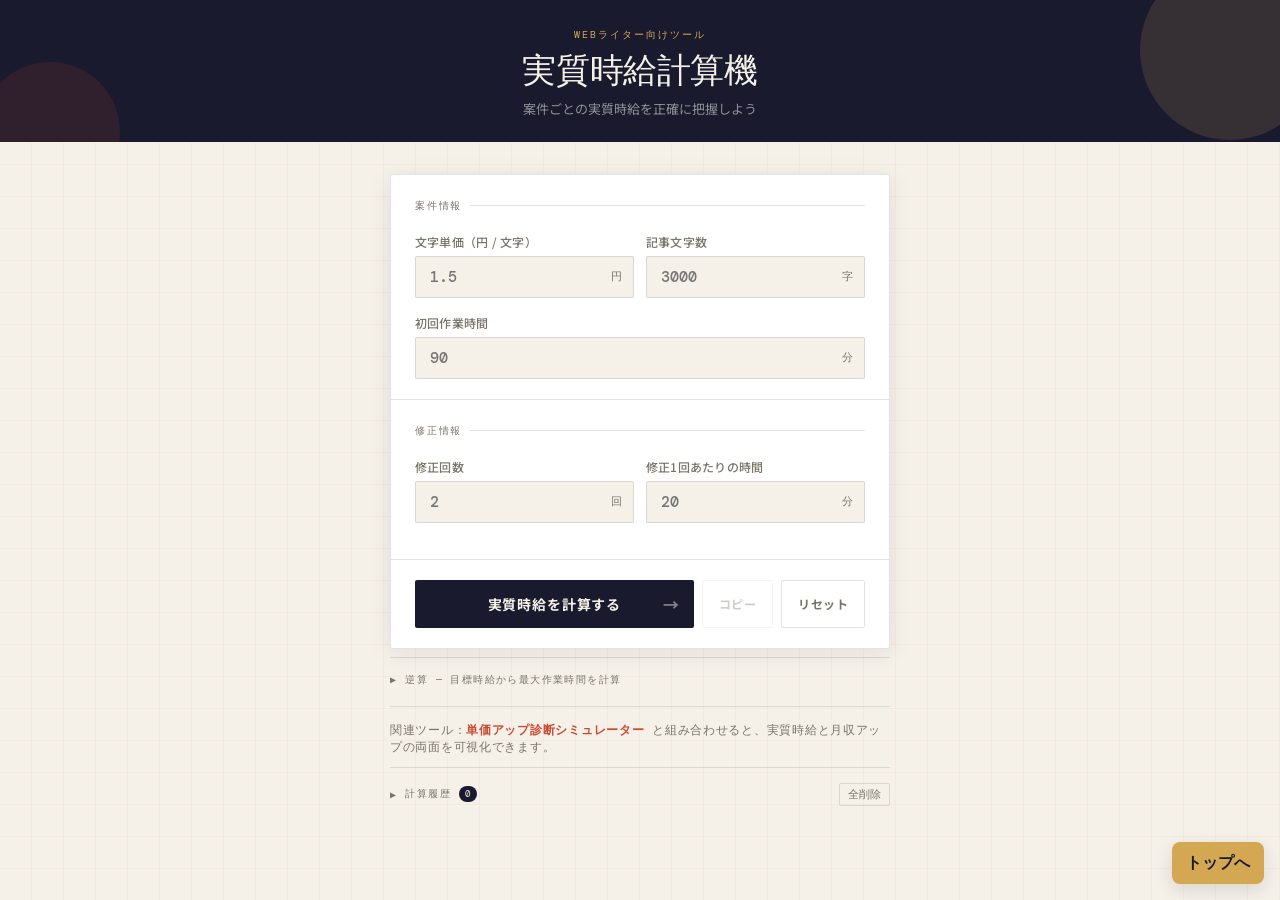
<file: real_jikyuu.html>
<!DOCTYPE html>
<html lang="ja">
<head>
<!-- Google tag (gtag.js) -->
<script async src="https://www.googletagmanager.com/gtag/js?id=G-QZP3DCGL40"></script>
<script>
  window.dataLayer = window.dataLayer || [];
  function gtag(){dataLayer.push(arguments);}
  gtag('js', new Date());
  gtag('config', 'G-QZP3DCGL40');
</script>
<meta charset="UTF-8">
<meta name="viewport" content="width=device-width, initial-scale=1.0">
<title>Webライター向け実質時給計算機｜文字単価・修正込みの本当の時給を計算【無料】</title>
<meta name="description" content="Webライターが案件の実質時給を無料で計算できるツール。文字単価・作業時間・修正回数を入力するだけで請求額・総作業時間・実質時給を即算出。単価交渉や案件選びの判断材料に。">
<meta name="robots" content="index, follow">
<meta property="og:title" content="Webライター向け実質時給計算機｜修正込みの本当の時給を計算【無料】">
<meta property="og:description" content="文字単価・作業時間・修正回数から実質時給を計算。案件の割に合う度を可視化できる無料ツール。">
<meta property="og:type" content="website">
<meta property="og:url" content="https://writer-salary-calculator.babynakunaku.workers.dev/real_jikyuu.html">
<meta property="og:image" content="https://writer-salary-calculator.babynakunaku.workers.dev/ogp.jpg">
<link rel="canonical" href="https://writer-salary-calculator.babynakunaku.workers.dev/real_jikyuu.html">
<script type="application/ld+json">
{
  "@context": "https://schema.org",
  "@type": "WebApplication",
  "name": "Webライター向け実質時給計算機",
  "url": "https://writer-salary-calculator.babynakunaku.workers.dev/real_jikyuu.html",
  "applicationCategory": "FinanceApplication",
  "operatingSystem": "All",
  "description": "Webライターが文字単価・作業時間・修正回数から実質時給を計算できる無料ツール。",
  "offers": {
    "@type": "Offer",
    "price": "0",
    "priceCurrency": "JPY"
  }
}
</script>
<style>
  @import url('https://fonts.googleapis.com/css2?family=DM+Serif+Display:ital@0;1&family=DM+Mono:wght@400;500&family=Noto+Sans+JP:wght@400;500;700&display=swap');

  *, *::before, *::after { box-sizing: border-box; margin: 0; padding: 0; }

  :root {
    --ink:    #1a1a2e;
    --paper:  #f5f0e8;
    --accent: #c84b31;
    --gold:   #d4a853;
    --muted:  #7a7468;
    --good:   #2d6a4f;
    --warn:   #e76f51;
    --border: rgba(26,26,46,0.12);
    --shadow: 0 4px 24px rgba(26,26,46,0.08);
  }

  body {
    font-family: 'Noto Sans JP', sans-serif;
    background-color: var(--paper);
    color: var(--ink);
    min-height: 100vh;
    background-image:
      repeating-linear-gradient(0deg, transparent, transparent 31px, rgba(200,75,49,0.04) 31px, rgba(200,75,49,0.04) 32px),
      repeating-linear-gradient(90deg, transparent, transparent 31px, rgba(200,75,49,0.04) 31px, rgba(200,75,49,0.04) 32px);
  }

  /* Header */
  header {
    background-color: var(--ink); color: var(--paper);
    padding: 28px 24px 24px; text-align: center;
    position: relative; overflow: hidden;
  }
  header::before {
    content: ''; position: absolute; top: -40px; right: -40px;
    width: 180px; height: 180px; border-radius: 50%;
    background: rgba(212,168,83,0.15); pointer-events: none;
  }
  header::after {
    content: ''; position: absolute; bottom: -60px; left: -20px;
    width: 140px; height: 140px; border-radius: 50%;
    background: rgba(200,75,49,0.12); pointer-events: none;
  }
  .header-label {
    font-family: 'DM Mono', monospace; font-size: 10px;
    letter-spacing: 0.2em; color: var(--gold);
    text-transform: uppercase; margin-bottom: 8px;
  }
  header h1 {
    font-family: 'DM Serif Display', serif;
    font-size: clamp(22px, 5vw, 34px);
    font-weight: 400; letter-spacing: -0.01em; line-height: 1.2;
  }
  header p { font-size: 13px; color: rgba(245,240,232,0.55); margin-top: 8px; }

  /* Layout */
  .container { max-width: 540px; margin: 0 auto; padding: 32px 20px 60px; }

  /* Card */
  .card {
    background: #fff; border-radius: 2px;
    border: 1px solid var(--border); box-shadow: var(--shadow); overflow: hidden;
  }
  .card-section { padding: 24px 24px 20px; border-bottom: 1px solid var(--border); }

  .section-title {
    font-family: 'DM Mono', monospace; font-size: 10px;
    letter-spacing: 0.18em; color: var(--muted);
    text-transform: uppercase; margin-bottom: 20px;
    display: flex; align-items: center; gap: 8px;
  }
  .section-title::after { content: ''; flex: 1; height: 1px; background: var(--border); }

  /* Fields */
  .field { margin-bottom: 16px; }
  .field:last-child { margin-bottom: 0; }
  label {
    display: block; font-size: 12px; font-weight: 500;
    color: var(--muted); margin-bottom: 6px; letter-spacing: 0.02em;
  }
  .input-wrap { position: relative; display: flex; align-items: center; }
  input[type="number"] {
    width: 100%; padding: 10px 40px 10px 14px;
    font-family: 'DM Mono', monospace; font-size: 15px; font-weight: 500;
    color: var(--ink); background: var(--paper);
    border: 1.5px solid var(--border); border-radius: 2px;
    outline: none; transition: border-color 0.2s, box-shadow 0.2s;
    -moz-appearance: textfield;
  }
  input[type="number"]::-webkit-inner-spin-button,
  input[type="number"]::-webkit-outer-spin-button { -webkit-appearance: none; }
  input[type="number"]:focus {
    border-color: var(--accent); box-shadow: 0 0 0 3px rgba(200,75,49,0.1); background: #fff;
  }
  .unit {
    position: absolute; right: 12px;
    font-family: 'DM Mono', monospace; font-size: 11px;
    color: var(--muted); pointer-events: none;
  }
  .field-row { display: grid; grid-template-columns: 1fr 1fr; gap: 12px; }

  /* Buttons */
  .btn-area { padding: 20px 24px; }
  .btn-row { display: flex; gap: 8px; }
  button {
    padding: 14px; border: none; border-radius: 2px;
    font-family: 'Noto Sans JP', sans-serif; font-size: 14px; font-weight: 700;
    letter-spacing: 0.06em; cursor: pointer;
    transition: background 0.2s, opacity 0.2s, transform 0.1s;
    position: relative; overflow: hidden;
  }
  button:active:not(:disabled) { transform: scale(0.99); }

  .btn-primary { flex: 1; background: var(--ink); color: var(--paper); }
  .btn-primary:hover { background: #2d2d4e; }
  .btn-primary::after {
    content: '→'; position: absolute; right: 14px; top: 50%;
    transform: translateY(-50%); font-size: 16px; opacity: 0.5;
  }
  .btn-ghost {
    background: transparent; color: var(--muted);
    border: 1.5px solid var(--border); padding: 14px 16px;
    font-size: 12px; letter-spacing: 0.04em;
  }
  .btn-ghost:hover:not(:disabled) { background: var(--paper); color: var(--ink); border-color: var(--muted); }
  .btn-ghost:disabled { opacity: 0.35; cursor: not-allowed; }

  /* Error */
  .error-note {
    display: none; margin-top: 16px; padding: 12px 16px;
    background: rgba(200,75,49,0.08); border: 1.5px solid rgba(200,75,49,0.25);
    border-radius: 2px; font-size: 13px; color: var(--accent); font-weight: 500;
  }

  /* Result card */
  .result-card {
    margin-top: 20px; background: #fff;
    border: 1px solid var(--border); border-radius: 2px;
    box-shadow: var(--shadow); overflow: hidden;
    display: none; animation: slideUp 0.35s cubic-bezier(0.22,1,0.36,1);
  }
  @keyframes slideUp {
    from { opacity: 0; transform: translateY(16px); }
    to   { opacity: 1; transform: translateY(0); }
  }
  .result-header {
    background: var(--ink); padding: 16px 24px;
    font-family: 'DM Mono', monospace; font-size: 10px;
    letter-spacing: 0.18em; text-transform: uppercase; color: var(--gold);
  }
  .result-body { padding: 0 24px 24px; }

  .hourly-big {
    padding: 24px 0 20px; border-bottom: 1px solid var(--border); text-align: center;
  }
  .hourly-label { font-size: 11px; color: var(--muted); letter-spacing: 0.08em; margin-bottom: 6px; }
  .hourly-value {
    font-family: 'DM Serif Display', serif;
    font-size: clamp(42px, 10vw, 64px); line-height: 1; letter-spacing: -0.02em;
  }
  .hourly-value .yen { font-size: 0.45em; vertical-align: super; margin-right: 4px; }
  .eval-badge {
    display: inline-block; margin-top: 12px; padding: 5px 16px;
    border-radius: 40px; font-size: 12px; font-weight: 700; letter-spacing: 0.06em;
  }
  .eval-good { background: rgba(45,106,79,0.1);   color: var(--good); }
  .eval-norm { background: rgba(212,168,83,0.15);  color: #9a7000; }
  .eval-warn { background: rgba(231,111,81,0.12);  color: var(--warn); }

  /* Gauge */
  .gauge-wrap { padding: 20px 0 18px; border-bottom: 1px solid var(--border); }
  .gauge-section-label {
    font-family: 'DM Mono', monospace; font-size: 9px;
    letter-spacing: 0.14em; color: var(--muted); text-transform: uppercase; margin-bottom: 10px;
  }
  .gauge-track {
    position: relative; height: 8px;
    background: var(--border); border-radius: 4px;
  }
  .gauge-fill {
    height: 100%; border-radius: 4px;
    transition: width 0.65s cubic-bezier(0.22,1,0.36,1), background-color 0.4s;
    max-width: 100%;
  }
  .gauge-ticks { position: relative; height: 28px; margin-top: 3px; }
  .gauge-tick-label {
    position: absolute; top: 0;
    font-family: 'DM Mono', monospace; font-size: 9px; color: var(--muted);
    transform: translateX(-50%); text-align: center; line-height: 1.4;
  }
  .gauge-tick-line {
    position: absolute; top: -11px; width: 1px; height: 10px;
    background: var(--muted); opacity: 0.3; transform: translateX(-50%);
  }

  /* Metrics */
  .metrics {
    display: grid; grid-template-columns: 1fr 1fr;
    gap: 1px; background: var(--border);
    border: 1px solid var(--border); border-radius: 2px;
    overflow: hidden; margin-top: 20px;
  }
  .metric { background: var(--paper); padding: 14px 16px; }
  .metric-label { font-size: 10px; color: var(--muted); letter-spacing: 0.08em; margin-bottom: 4px; }
  .metric-value { font-family: 'DM Mono', monospace; font-size: 16px; font-weight: 500; color: var(--ink); }
  .metric-unit  { font-size: 11px; color: var(--muted); margin-left: 2px; }

  /* Share row */
  .share-row {
    display: flex; gap: 8px; margin-top: 16px; padding-top: 16px;
    border-top: 1px solid var(--border);
  }
  .share-url-input {
    flex: 1; padding: 9px 12px;
    font-family: 'DM Mono', monospace; font-size: 11px; color: var(--muted);
    background: var(--paper); border: 1.5px solid var(--border); border-radius: 2px;
    outline: none; overflow: hidden; text-overflow: ellipsis; white-space: nowrap;
    cursor: default;
  }
  .btn-share {
    padding: 9px 14px; font-size: 11px; letter-spacing: 0.08em;
    background: var(--ink); color: var(--paper);
    border: none; border-radius: 2px; cursor: pointer;
    font-family: 'DM Mono', monospace; font-weight: 500;
    transition: background 0.2s; white-space: nowrap;
  }
  .btn-share:hover { background: #2d2d4e; }

  /* Accordion base */
  .accordion { margin-top: 8px; }
  .accordion-toggle {
    display: flex; align-items: center; gap: 8px;
    padding: 15px 0 11px; border-top: 1px solid var(--border);
    font-family: 'DM Mono', monospace; font-size: 10px;
    letter-spacing: 0.14em; color: var(--muted); text-transform: uppercase;
    cursor: pointer; user-select: none; transition: color 0.15s;
  }
  .accordion-toggle:hover { color: var(--ink); }
  .accordion-arrow { transition: transform 0.2s; display: inline-block; }
  .accordion-toggle.open .accordion-arrow { transform: rotate(90deg); }
  .accordion-body {
    display: none; animation: slideUp 0.25s ease;
  }
  .accordion-body.open { display: block; }

  /* Reverse calc */
  .reverse-inner {
    background: #fff; border: 1px solid var(--border);
    border-radius: 2px; padding: 20px; margin-bottom: 6px;
  }
  .reverse-result {
    margin-top: 14px; padding: 14px 16px;
    background: var(--paper); border-radius: 2px;
    display: none;
  }
  .reverse-result strong {
    font-family: 'DM Mono', monospace; font-size: 22px;
    font-weight: 500; color: var(--ink); display: block; margin-bottom: 4px;
  }
  .reverse-result .sub { font-size: 11px; color: var(--muted); }

  /* History */
  .history-head {
    display: flex; align-items: center; justify-content: space-between;
    padding: 15px 0 11px; border-top: 1px solid var(--border);
    cursor: pointer; user-select: none;
  }
  .history-head-left {
    display: flex; align-items: center; gap: 8px;
    font-family: 'DM Mono', monospace; font-size: 10px;
    letter-spacing: 0.14em; color: var(--muted); text-transform: uppercase;
    transition: color 0.15s;
  }
  .history-head:hover .history-head-left { color: var(--ink); }
  .history-count {
    background: var(--ink); color: var(--paper);
    font-size: 9px; padding: 2px 6px; border-radius: 10px;
  }
  .history-clear-btn {
    font-size: 11px; color: var(--muted); cursor: pointer;
    font-family: 'DM Mono', monospace; padding: 3px 8px;
    border-radius: 2px; border: 1px solid var(--border);
    background: transparent; font-weight: 400; letter-spacing: 0;
    transition: background 0.15s, color 0.15s;
  }
  .history-clear-btn:hover { background: rgba(200,75,49,0.06); color: var(--accent); border-color: rgba(200,75,49,0.3); }
  .history-body { display: none; animation: slideUp 0.25s ease; }
  .history-body.open { display: block; }
  .history-list { display: flex; flex-direction: column; gap: 6px; padding-bottom: 8px; }
  .history-item {
    display: flex; align-items: center; gap: 12px;
    padding: 12px 14px; background: #fff;
    border: 1px solid var(--border); border-radius: 2px;
    cursor: pointer; transition: border-color 0.15s;
  }
  .history-item:hover { border-color: var(--muted); }
  .h-dot { width: 8px; height: 8px; border-radius: 50%; flex-shrink: 0; }
  .h-dot-good { background: var(--good); }
  .h-dot-norm { background: #d4a853; }
  .h-dot-warn { background: var(--warn); }
  .h-info { flex: 1; min-width: 0; }
  .h-hourly {
    font-family: 'DM Mono', monospace; font-size: 14px; font-weight: 500; color: var(--ink);
  }
  .h-meta { font-size: 11px; color: var(--muted); margin-top: 2px; }
  .h-time { font-family: 'DM Mono', monospace; font-size: 10px; color: var(--muted); flex-shrink: 0; text-align: right; }
  .h-restore { font-size: 10px; color: var(--muted); font-family: 'DM Mono', monospace; opacity: 0; transition: opacity 0.15s; margin-top: 2px; }
  .history-item:hover .h-restore { opacity: 1; }
  .history-empty { font-size: 12px; color: var(--muted); padding: 8px 0 14px; text-align: center; font-family: 'DM Mono', monospace; }

  /* Responsive */
  @media (max-width: 400px) {
    .field-row        { grid-template-columns: 1fr; }
    .metrics          { grid-template-columns: 1fr; }
    .btn-row          { flex-direction: column; }
    .btn-primary::after { display: none; }
    .share-row        { flex-direction: column; }
  }
  /* 右下の固定ボタン */
.back-float{
  position: fixed;
  right: 16px;
  bottom: 16px;
  z-index: 9999;
  display: inline-block;
  padding: 10px 14px;
  background: var(--gold);
  color: var(--ink);
  border-radius: 8px;
  text-decoration: none;
  font-weight: 700;
  font-family: 'DM Mono', monospace;
  box-shadow: 0 6px 18px rgba(26,26,46,0.12);
}
.back-float:hover{ opacity: 0.95; transform: translateY(-2px); transition: .12s; }

/* モバイルで邪魔なら少し小さく */
@media (max-width: 420px){
  .back-float{ padding:8px 10px; right: 10px; bottom: 10px; font-size:13px; }
}
</style>
</head>
<body>

<header>
  <div class="header-label">Webライター向けツール</div>
  <h1>実質時給計算機</h1>
  <p>案件ごとの実質時給を正確に把握しよう</p>
</header>

<div class="container">

  <!-- 入力カード -->
  <div class="card">
    <div class="card-section">
      <div class="section-title">案件情報</div>
      <div class="field-row">
        <div class="field">
          <label for="charPrice">文字単価（円 / 文字）</label>
          <div class="input-wrap">
            <input type="number" id="charPrice" placeholder="1.5" min="0" step="0.1" inputmode="decimal">
            <span class="unit">円</span>
          </div>
        </div>
        <div class="field">
          <label for="charCount">記事文字数</label>
          <div class="input-wrap">
            <input type="number" id="charCount" placeholder="3000" min="0" inputmode="numeric">
            <span class="unit">字</span>
          </div>
        </div>
      </div>
      <div class="field">
        <label for="workTime">初回作業時間</label>
        <div class="input-wrap">
          <input type="number" id="workTime" placeholder="90" min="0" inputmode="numeric">
          <span class="unit">分</span>
        </div>
      </div>
    </div>

    <div class="card-section">
      <div class="section-title">修正情報</div>
      <div class="field-row">
        <div class="field">
          <label for="revCount">修正回数</label>
          <div class="input-wrap">
            <input type="number" id="revCount" placeholder="2" min="0" inputmode="numeric">
            <span class="unit">回</span>
          </div>
        </div>
        <div class="field">
          <label for="revTime">修正1回あたりの時間</label>
          <div class="input-wrap">
            <input type="number" id="revTime" placeholder="20" min="0" inputmode="numeric">
            <span class="unit">分</span>
          </div>
        </div>
      </div>
    </div>

    <div class="btn-area">
      <div class="btn-row">
        <button id="calcBtn" type="button" class="btn-primary">実質時給を計算する</button>
        <button id="copyBtn" type="button" class="btn-ghost" disabled>コピー</button>
        <button id="resetBtn" type="button" class="btn-ghost">リセット</button>
      </div>
    </div>
  </div>

  <!-- エラー -->
  <div id="errorNote" class="error-note" role="alert" aria-live="assertive"></div>

  <!-- 結果カード -->
  <div class="result-card" id="result" role="status" aria-live="polite" aria-atomic="true">
    <div class="result-header">計算結果</div>
    <div class="result-body">

      <!-- 時給大表示 -->
      <div class="hourly-big">
        <div class="hourly-label">実質時給</div>
        <div class="hourly-value"><span class="yen">¥</span><span id="hourlyNum">0</span></div>
        <div><span class="eval-badge" id="evalBadge"></span></div>
      </div>

      <!-- ゲージ -->
      <div class="gauge-wrap">
        <div class="gauge-section-label">時給レンジ</div>
        <div style="position:relative; padding: 0 0 0 0;">
          <div class="gauge-track">
            <div class="gauge-fill" id="gaugeFill" style="width:0%"></div>
          </div>
          <div class="gauge-ticks" id="gaugeTicks">
            <!-- rendered by JS -->
          </div>
        </div>
      </div>

      <!-- 内訳 -->
      <div class="metrics">
        <div class="metric">
          <div class="metric-label">請求額</div>
          <div class="metric-value" id="billing" data-raw="0">—<span class="metric-unit">円</span></div>
        </div>
        <div class="metric">
          <div class="metric-label">総作業時間</div>
          <div class="metric-value" id="totalTime" data-raw="0">—<span class="metric-unit">分</span></div>
        </div>
        <div class="metric">
          <div class="metric-label">初回作業</div>
          <div class="metric-value" id="initTime">—<span class="metric-unit">分</span></div>
        </div>
        <div class="metric">
          <div class="metric-label">修正作業合計</div>
          <div class="metric-value" id="revTotal">—<span class="metric-unit">分</span></div>
        </div>
      </div>

      <!-- 共有URL -->
      <div class="share-row">
        <input type="text" class="share-url-input" id="shareUrl" readonly placeholder="計算後にURLが生成されます">
        <button type="button" class="btn-share" id="shareBtn">URLコピー</button>
      </div>

    </div>
  </div>

  <!-- 逆算セクション -->
  <div class="accordion">
    <div class="accordion-toggle" id="reverseToggle">
      <span class="accordion-arrow">▶</span>
      逆算 — 目標時給から最大作業時間を計算
    </div>
    <div class="accordion-body" id="reverseBody">
      <div class="reverse-inner">
        <div class="field-row">
          <div class="field">
            <label for="targetHourly">目標時給</label>
            <div class="input-wrap">
              <input type="number" id="targetHourly" placeholder="1500" min="0" inputmode="numeric">
              <span class="unit">円</span>
            </div>
          </div>
          <div class="field">
            <label for="reverseBilling">請求額</label>
            <div class="input-wrap">
              <input type="number" id="reverseBilling" placeholder="4500" min="0" inputmode="numeric">
              <span class="unit">円</span>
            </div>
          </div>
        </div>
        <button type="button" id="reverseCalcBtn" class="btn-primary" style="width:100%;margin-top:4px;">最大作業時間を計算</button>
        <div class="reverse-result" id="reverseResult">
          <strong id="reverseMaxTime">—</strong>
          <span class="sub" id="reverseSubText"></span>
        </div>
      </div>
    </div>
  </div>

  <!-- 関連ツールリンク -->
  <div style="margin-top:8px;padding:15px 0 11px;border-top:1px solid var(--border);">
    <p style="font-size:12px;color:var(--muted);font-family:'DM Mono',monospace;letter-spacing:0.06em;">
      関連ツール：<a href="raise-price.html" style="color:var(--accent);text-decoration:none;font-weight:700;">単価アップ診断シミュレーター</a>
      と組み合わせると、実質時給と月収アップの両面を可視化できます。
    </p>
  </div>

  <!-- 履歴セクション -->
  <div>
    <div class="history-head" id="historyHead">
      <div class="history-head-left">
        <span id="historyArrow">▶</span>
        計算履歴
        <span class="history-count" id="historyCount">0</span>
      </div>
      <button type="button" class="history-clear-btn" id="historyClearBtn">全削除</button>
    </div>
    <div class="history-body" id="historyBody">
      <div class="history-list" id="historyList"></div>
      <div class="history-empty" id="historyEmpty">まだ履歴はありません</div>
    </div>
  </div>

</div>

<script>
(function () {
  var el = function(id) { return document.getElementById(id); };
  var FIELDS  = ['charPrice','charCount','workTime','revCount','revTime'];
  var LS_KEY  = 'ai_writer_jikyuu_v1';
  var LS_HIST = 'ai_writer_jikyuu_hist_v1';
  var MAX_HIST = 5;
  var GAUGE_MAX = 4000;

  function fmt(n) { return Math.round(n).toLocaleString('ja-JP'); }
  function fmtF(n) { return (+n.toFixed(1)).toLocaleString('ja-JP'); }

  function parseClamp(id) {
    var v = parseFloat(el(id).value);
    return isFinite(v) ? Math.max(0, v) : 0;
  }

  /* localStorage inputs */
  function saveInputs() {
    var obj = {};
    FIELDS.forEach(function(k) { obj[k] = el(k).value; });
    try { localStorage.setItem(LS_KEY, JSON.stringify(obj)); } catch(e) {}
  }
  function loadInputs() {
    try {
      var raw = localStorage.getItem(LS_KEY);
      if (!raw) return;
      var obj = JSON.parse(raw);
      FIELDS.forEach(function(k) { if (obj[k] !== undefined) el(k).value = obj[k]; });
    } catch(e) {}
  }

  /* error */
  function showError(msg) {
    var note = el('errorNote');
    note.textContent = msg;
    note.style.display = 'block';
    el('result').style.display = 'none';
    el('copyBtn').disabled = true;
  }
  function clearError() {
    var note = el('errorNote');
    note.textContent = '';
    note.style.display = 'none';
  }

  /* URL share */
  function buildShareUrl(cp, cc, wt, rc, rt) {
  var params = 'cp=' + encodeURIComponent(cp) + '&cc=' + encodeURIComponent(cc) + '&wt=' + encodeURIComponent(wt) + '&rc=' + encodeURIComponent(rc) + '&rt=' + encodeURIComponent(rt);
  return location.href.split('?')[0] + '?' + params;
}
  function loadFromUrl() {
    var search = location.search;
    if (!search || search.indexOf('cp=') === -1) return false;
    var params = {};
    search.slice(1).split('&').forEach(function(pair) {
      var kv = pair.split('=');
      params[kv[0]] = decodeURIComponent(kv[1] || '');
    });
    var map = {charPrice:'cp', charCount:'cc', workTime:'wt', revCount:'rc', revTime:'rt'};
    var found = false;
    Object.keys(map).forEach(function(field) {
      var p = map[field];
      if (params[p] !== undefined) { el(field).value = params[p]; found = true; }
    });
    return found;
  }

  /* gauge */
  function renderGaugeTicks() {
    var ticks = el('gaugeTicks');
    ticks.innerHTML = '';
    // 最低賃金は線のみ（ラベルなし）、普通と良好はラベルあり
    var lines = [{ val: 1013 }];
    var labels = [
      { val: 1200, label: '普通<br>¥1,200' },
      { val: 2000, label: '良好<br>¥2,000' }
    ];
    lines.forEach(function(m) {
      var pct = (m.val / GAUGE_MAX * 100).toFixed(2);
      var line = document.createElement('div');
      line.className = 'gauge-tick-line';
      line.style.left = pct + '%';
      ticks.appendChild(line);
    });
    labels.forEach(function(m) {
      var pct = (m.val / GAUGE_MAX * 100).toFixed(2);
      var line = document.createElement('div');
      line.className = 'gauge-tick-line';
      line.style.left = pct + '%';
      ticks.appendChild(line);
      var label = document.createElement('span');
      label.className = 'gauge-tick-label';
      label.style.left = pct + '%';
      label.innerHTML = m.label;
      ticks.appendChild(label);
    });
  }
  function updateGauge(hourly) {
    var pct = Math.min(hourly / GAUGE_MAX * 100, 100);
    var fill = el('gaugeFill');
    fill.style.width = pct + '%';
    if (hourly >= 2000)       fill.style.backgroundColor = 'var(--good)';
    else if (hourly >= 1200)  fill.style.backgroundColor = '#d4a853';
    else                      fill.style.backgroundColor = 'var(--warn)';
  }

  /* history */
  function loadHistory() {
    try { return JSON.parse(localStorage.getItem(LS_HIST)) || []; } catch(e) { return []; }
  }
  function saveHistory(hist) {
    try { localStorage.setItem(LS_HIST, JSON.stringify(hist)); } catch(e) {}
  }
  function pushHistory(entry) {
    var hist = loadHistory();
    hist.unshift(entry);
    if (hist.length > MAX_HIST) hist.pop();
    saveHistory(hist);
    renderHistory();
  }
  function renderHistory() {
    var hist = loadHistory();
    el('historyCount').textContent = hist.length;
    var list = el('historyList');
    var empty = el('historyEmpty');
    list.innerHTML = '';
    if (hist.length === 0) {
      empty.style.display = 'block';
      return;
    }
    empty.style.display = 'none';
    hist.forEach(function(h) {
      var dotCls = h.hourly >= 2000 ? 'h-dot-good' : h.hourly >= 1200 ? 'h-dot-norm' : 'h-dot-warn';
      var item = document.createElement('div');
      item.className = 'history-item';
      item.innerHTML =
        '<div class="h-dot ' + dotCls + '"></div>' +
        '<div class="h-info">' +
          '<div class="h-hourly">&#165;' + fmt(h.hourly) +
            '<span style="font-size:11px;color:var(--muted);font-weight:400">/時</span></div>' +
          '<div class="h-meta">請求 &#165;' + fmt(h.billing) + ' &middot; 作業 ' + fmt(h.totalTime) + '分</div>' +
        '</div>' +
        '<div class="h-time">' + h.date + '<div class="h-restore">復元 &rarr;</div></div>';
      item.addEventListener('click', function() { restoreFromHistory(h); });
      list.appendChild(item);
    });
  }
  function restoreFromHistory(h) {
    el('charPrice').value = h.charPrice;
    el('charCount').value = h.charCount;
    el('workTime').value  = h.workTime;
    el('revCount').value  = h.revCount;
    el('revTime').value   = h.revTime;
    saveInputs();
    calculate();
    window.scrollTo({ top: 0, behavior: 'smooth' });
  }

  /* main calculate */
  function calculate() {
    saveInputs();

    var charPrice = parseClamp('charPrice');
    var charCount = parseClamp('charCount');
    var workTime  = parseClamp('workTime');
    var revCount  = parseClamp('revCount');
    var revTime   = parseClamp('revTime');

    var billing   = charPrice * charCount;
    var revTotal  = revCount * revTime;
    var totalTime = workTime + revTotal;

    if (totalTime <= 0) {
      showError('⚠ 総作業時間が0分です。初回作業時間か修正時間を入力してください。');
      return;
    }
    clearError();

    var hourly = (billing / totalTime) * 60;

    var evalText = '', evalClass = '';
    if (hourly >= 2000)      { evalText = '✦ 良好 — 高単価案件です';    evalClass = 'eval-good'; }
    else if (hourly >= 1200) { evalText = '◈ 普通 — 標準的な時給水準'; evalClass = 'eval-norm'; }
    else                     { evalText = '▲ 注意 — 時給が低めです';    evalClass = 'eval-warn'; }

    /* DOM update — store raw values in data attributes to avoid double-unit on copy */
    var billingRounded   = Math.round(billing);
    var totalTimeRounded = Math.round(totalTime);

    el('hourlyNum').textContent = fmt(hourly);

    var bEl = el('billing');
    bEl.setAttribute('data-raw', billingRounded);
    bEl.innerHTML = fmt(billingRounded) + '<span class="metric-unit">円</span>';

    var tEl = el('totalTime');
    tEl.setAttribute('data-raw', totalTimeRounded);
    tEl.innerHTML = fmt(totalTimeRounded) + '<span class="metric-unit">分</span>';

    el('initTime').innerHTML = fmt(Math.round(workTime))  + '<span class="metric-unit">分</span>';
    el('revTotal').innerHTML = fmt(Math.round(revTotal))  + '<span class="metric-unit">分</span>';

    var badge = el('evalBadge');
    badge.textContent = evalText;
    badge.className = 'eval-badge ' + evalClass;

    updateGauge(hourly);

    /* pre-fill reverse billing */
    el('reverseBilling').value = billingRounded;
    el('reverseResult').style.display = 'none';

    /* share URL */
    el('shareUrl').value = buildShareUrl(charPrice, charCount, workTime, revCount, revTime);

    /* history */
    var now = new Date();
    var dateStr = (now.getMonth()+1) + '/' + now.getDate() + ' ' +
                  String(now.getHours()).padStart(2,'0') + ':' + String(now.getMinutes()).padStart(2,'0');
    pushHistory({
      hourly: Math.round(hourly),
      billing: billingRounded,
      totalTime: totalTimeRounded,
      charPrice: charPrice, charCount: charCount,
      workTime: workTime, revCount: revCount, revTime: revTime,
      date: dateStr
    });

    el('copyBtn').disabled = false;

    var resultEl = el('result');
    resultEl.style.display = 'block';
    resultEl.style.animation = 'none';
    void resultEl.offsetWidth;
    resultEl.style.animation = '';
    resultEl.scrollIntoView({ behavior: 'smooth', block: 'nearest' });
  }

  /* copy result — use data-raw to avoid double-unit */
  function copyResult() {
    var hourly    = el('hourlyNum').textContent;
    var evalTxt   = el('evalBadge').textContent;
    var billing   = el('billing').getAttribute('data-raw');
    var totalTime = el('totalTime').getAttribute('data-raw');
    var text = [
      '実質時給: \u00a5' + hourly + '/\u6642',
      '\u8a55\u4fa1: '   + evalTxt,
      '\u8acb\u6c42\u984d: \u00a5' + Number(billing).toLocaleString('ja-JP') + '\u5186',
      '\u7dcf\u4f5c\u696d\u6642\u9593: ' + Number(totalTime).toLocaleString('ja-JP') + '\u5206',
    ].join('\n');
    navigator.clipboard.writeText(text).then(function() {
      var btn = el('copyBtn');
      var prev = btn.textContent;
      btn.textContent = '\u2713 \u30b3\u30d4\u30fc\u6e08\u307f';
      setTimeout(function() { btn.textContent = prev; }, 1400);
    }).catch(function() {
      alert('\u30b3\u30d4\u30fc\u306b\u5931\u6557\u3057\u307e\u3057\u305f\u3002\u624b\u52d5\u3067\u9078\u629e\u3057\u3066\u30b3\u30d4\u30fc\u3057\u3066\u304f\u3060\u3055\u3044\u3002');
    });
  }

  /* reset */
  function resetAll() {
    FIELDS.forEach(function(k) { el(k).value = ''; });
    try { localStorage.removeItem(LS_KEY); } catch(e) {}
    clearError();
    el('result').style.display = 'none';
    el('copyBtn').disabled = true;
    el('reverseResult').style.display = 'none';
    if (history.replaceState) history.replaceState(null, '', location.pathname);
  }

  /* share URL copy */
  el('shareBtn').addEventListener('click', function() {
    var url = el('shareUrl').value;
    if (!url || url === '') return;
    navigator.clipboard.writeText(url).then(function() {
      var btn = el('shareBtn');
      var prev = btn.textContent;
      btn.textContent = '\u2713 \u30b3\u30d4\u30fc';
      setTimeout(function() { btn.textContent = prev; }, 1400);
    }).catch(function() {
      el('shareUrl').select();
      try { document.execCommand('copy'); } catch(e) {}
    });
  });

  /* reverse calc toggle */
  el('reverseToggle').addEventListener('click', function() {
    var body = el('reverseBody');
    var toggle = el('reverseToggle');
    var isOpen = body.classList.contains('open');
    body.classList.toggle('open', !isOpen);
    toggle.classList.toggle('open', !isOpen);
  });

  el('reverseCalcBtn').addEventListener('click', function() {
    var targetH  = parseFloat(el('targetHourly').value);
    var revBill  = parseFloat(el('reverseBilling').value);
    if (!isFinite(targetH) || targetH <= 0) { alert('目標時給を入力してください。'); return; }
    if (!isFinite(revBill) || revBill <= 0) { alert('請求額を入力してください。'); return; }
    var maxTime = revBill / targetH * 60;
    el('reverseMaxTime').textContent = fmtF(maxTime) + ' 分以内';
    el('reverseSubText').textContent =
      '請求額 ¥' + fmt(Math.round(revBill)) + ' で時給 ¥' + fmt(Math.round(targetH)) + ' を達成するための上限作業時間';
    el('reverseResult').style.display = 'block';
  });

  /* history toggle */
  el('historyHead').addEventListener('click', function(e) {
    if (e.target === el('historyClearBtn') || el('historyClearBtn').contains(e.target)) return;
    var body = el('historyBody');
    var isOpen = body.classList.contains('open');
    body.classList.toggle('open', !isOpen);
    el('historyArrow').textContent = isOpen ? '▶' : '▼';
  });
  el('historyClearBtn').addEventListener('click', function(e) {
    e.stopPropagation();
    if (!confirm('履歴をすべて削除しますか？')) return;
    try { localStorage.removeItem(LS_HIST); } catch(e) {}
    renderHistory();
  });

  /* init */
  renderGaugeTicks();
  var fromUrl = loadFromUrl();
  if (!fromUrl) loadInputs();
  renderHistory();

  el('calcBtn').addEventListener('click', calculate);
  el('copyBtn').addEventListener('click', copyResult);
  el('resetBtn').addEventListener('click', resetAll);

  FIELDS.forEach(function(id) {
    el(id).addEventListener('keydown', function(e) {
      if (e.key === 'Enter') { e.preventDefault(); calculate(); }
    });
    el(id).addEventListener('input', saveInputs);
  });

  if (fromUrl) calculate();
})();
</script>
  <a href="/" class="back-float" aria-label="トップページへ戻る">トップへ</a>
</body>
</html>
</file>
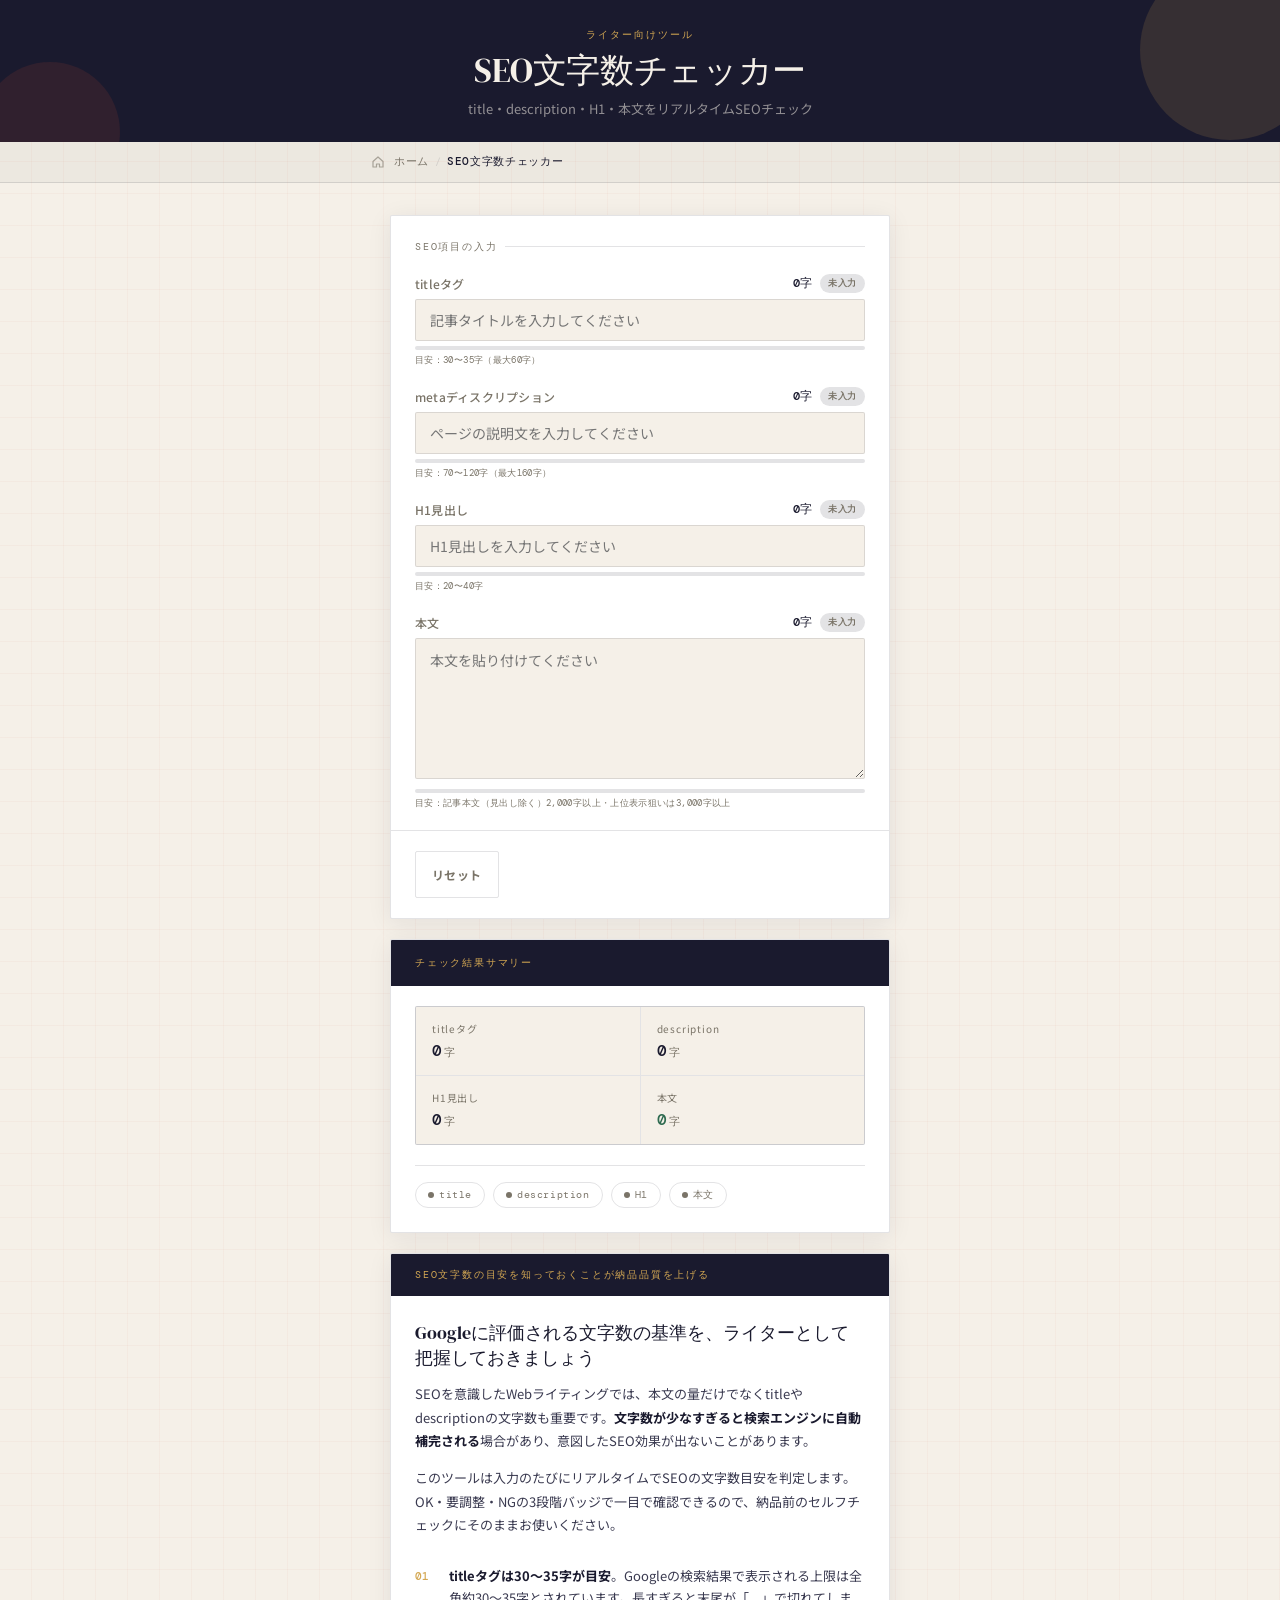
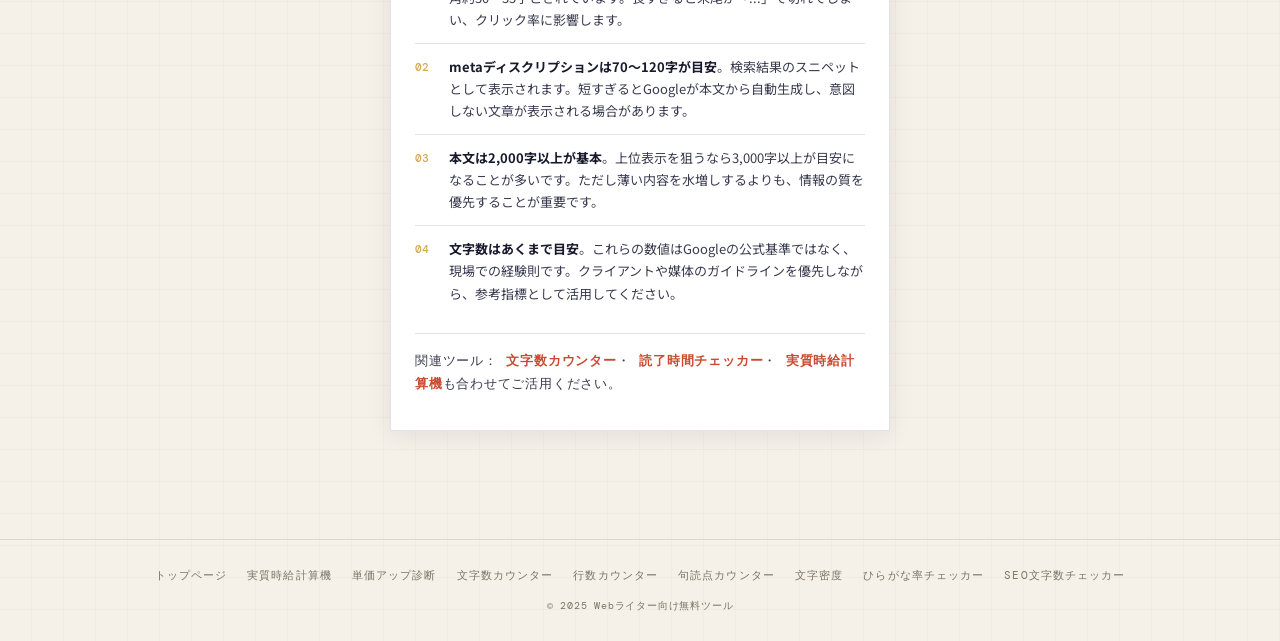
<file: seo-checker.html>
<!DOCTYPE html>
<html lang="ja">
<head>
<meta charset="UTF-8">
<meta name="viewport" content="width=device-width, initial-scale=1.0">
<title>Webライター向けSEO文字数チェッカー｜title・description・H1・本文を即チェック【無料】</title>
<meta name="description" content="Webライター向けの無料SEO文字数チェッカー。titleタグ・metaディスクリプション・H1・本文の文字数をリアルタイムチェック。SEOの目安に対してOK/NGを即判定します。">
<meta name="robots" content="index, follow">
<meta property="og:title" content="Webライター向けSEO文字数チェッカー｜title・description・H1・本文を即チェック【無料】">
<meta property="og:description" content="titleタグ・metaディスクリプション・H1・本文の文字数をリアルタイムでSEO目安チェックできる無料ツール。">
<meta property="og:type" content="website">
<meta property="og:url" content="https://writer-salary-calculator.babynakunaku.workers.dev/seo-checker.html">
<meta property="og:image" content="https://writer-salary-calculator.babynakunaku.workers.dev/ogp.jpg">
<link rel="canonical" href="https://writer-salary-calculator.babynakunaku.workers.dev/seo-checker.html">
<script type="application/ld+json">
{
  "@context": "https://schema.org",
  "@type": "WebApplication",
  "name": "Webライター向けSEO文字数チェッカー",
  "url": "https://writer-salary-calculator.babynakunaku.workers.dev/seo-checker.html",
  "applicationCategory": "FinanceApplication",
  "operatingSystem": "All",
  "description": "titleタグ・metaディスクリプション・H1・本文の文字数をリアルタイムでSEO目安チェックできる無料ツール。",
  "offers": { "@type": "Offer", "price": "0", "priceCurrency": "JPY" }
}
</script>
<link rel="stylesheet" href="common.css">
<style>
  /* SEOフィールド */
  .seo-field {
    margin-bottom: 20px;
  }
  .seo-field:last-child { margin-bottom: 0; }

  .seo-field-header {
    display: flex;
    align-items: center;
    justify-content: space-between;
    margin-bottom: 6px;
  }
  .seo-field-label {
    font-size: 12px;
    font-weight: 500;
    color: var(--muted);
    letter-spacing: 0.02em;
  }
  .seo-field-meta {
    display: flex;
    align-items: center;
    gap: 8px;
  }
  .seo-char-count {
    font-family: 'DM Mono', monospace;
    font-size: 12px;
    font-weight: 500;
    color: var(--ink);
  }
  .seo-badge {
    font-family: 'DM Mono', monospace;
    font-size: 9px; font-weight: 700;
    letter-spacing: 0.08em;
    padding: 3px 8px; border-radius: 10px;
    transition: background 0.2s, color 0.2s;
  }
  .seo-badge.ok   { background: rgba(45,106,79,0.12);  color: var(--good); }
  .seo-badge.warn { background: rgba(212,168,83,0.18); color: #9a7000; }
  .seo-badge.ng   { background: rgba(200,75,49,0.1);   color: var(--accent); }
  .seo-badge.empty{ background: var(--border);          color: var(--muted); }

  /* SEO目安バー */
  .seo-bar-wrap {
    margin-top: 5px;
    height: 4px;
    background: var(--border);
    border-radius: 2px;
    overflow: hidden;
  }
  .seo-bar-fill {
    height: 100%;
    border-radius: 2px;
    transition: width 0.3s, background-color 0.3s;
  }

  /* 目安注記 */
  .seo-hint {
    font-family: 'DM Mono', monospace;
    font-size: 9px;
    color: var(--muted);
    letter-spacing: 0.04em;
    margin-top: 4px;
  }

  /* input（1行） */
  .seo-input {
    width: 100%;
    padding: 10px 14px;
    font-family: 'Noto Sans JP', sans-serif;
    font-size: 14px;
    color: var(--ink);
    background: var(--paper);
    border: 1.5px solid var(--border);
    border-radius: 2px;
    outline: none;
    transition: border-color 0.2s, box-shadow 0.2s;
  }
  .seo-input:focus {
    border-color: var(--accent);
    box-shadow: 0 0 0 3px rgba(200,75,49,0.1);
    background: #fff;
  }

  /* textarea（本文） */
  .seo-textarea {
    width: 100%;
    padding: 10px 14px;
    font-family: 'Noto Sans JP', sans-serif;
    font-size: 14px;
    color: var(--ink);
    background: var(--paper);
    border: 1.5px solid var(--border);
    border-radius: 2px;
    outline: none;
    resize: vertical;
    line-height: 1.7;
    min-height: 100px;
    transition: border-color 0.2s, box-shadow 0.2s;
  }
  .seo-textarea:focus {
    border-color: var(--accent);
    box-shadow: 0 0 0 3px rgba(200,75,49,0.1);
    background: #fff;
  }

  /* サマリーバッジ */
  .summary-row {
    display: flex;
    gap: 8px;
    flex-wrap: wrap;
    margin-top: 20px;
    padding-top: 16px;
    border-top: 1px solid var(--border);
  }
  .summary-chip {
    font-family: 'DM Mono', monospace;
    font-size: 10px;
    letter-spacing: 0.06em;
    padding: 5px 12px;
    border-radius: 20px;
    border: 1px solid var(--border);
    color: var(--muted);
    display: flex;
    align-items: center;
    gap: 5px;
  }
  .summary-chip .dot {
    width: 6px;
    height: 6px;
    border-radius: 50%;
    flex-shrink: 0;
  }
</style>
</head>
<body data-page="tool" data-title="SEO文字数チェッカー" data-subtitle="title・description・H1・本文をリアルタイムSEOチェック">

<div class="container-tool">

  <!-- 入力カード -->
  <div class="card">
    <div class="card-section">
      <div class="section-title">SEO項目の入力</div>

      <!-- titleタグ -->
      <div class="seo-field">
        <div class="seo-field-header">
          <span class="seo-field-label">titleタグ</span>
          <div class="seo-field-meta">
            <span class="seo-char-count" id="titleCount">0字</span>
            <span class="seo-badge empty" id="titleBadge">未入力</span>
          </div>
        </div>
        <input type="text" id="titleInput" class="seo-input"
               placeholder="記事タイトルを入力してください" autocomplete="off">
        <div class="seo-bar-wrap"><div class="seo-bar-fill" id="titleBar" style="width:0%"></div></div>
        <div class="seo-hint" id="titleHint">目安：30〜35字（最大60字）</div>
      </div>

      <!-- metaディスクリプション -->
      <div class="seo-field">
        <div class="seo-field-header">
          <span class="seo-field-label">metaディスクリプション</span>
          <div class="seo-field-meta">
            <span class="seo-char-count" id="descCount">0字</span>
            <span class="seo-badge empty" id="descBadge">未入力</span>
          </div>
        </div>
        <input type="text" id="descInput" class="seo-input"
               placeholder="ページの説明文を入力してください" autocomplete="off">
        <div class="seo-bar-wrap"><div class="seo-bar-fill" id="descBar" style="width:0%"></div></div>
        <div class="seo-hint" id="descHint">目安：70〜120字（最大160字）</div>
      </div>

      <!-- H1見出し -->
      <div class="seo-field">
        <div class="seo-field-header">
          <span class="seo-field-label">H1見出し</span>
          <div class="seo-field-meta">
            <span class="seo-char-count" id="h1Count">0字</span>
            <span class="seo-badge empty" id="h1Badge">未入力</span>
          </div>
        </div>
        <input type="text" id="h1Input" class="seo-input"
               placeholder="H1見出しを入力してください" autocomplete="off">
        <div class="seo-bar-wrap"><div class="seo-bar-fill" id="h1Bar" style="width:0%"></div></div>
        <div class="seo-hint" id="h1Hint">目安：20〜40字</div>
      </div>

      <!-- 本文 -->
      <div class="seo-field">
        <div class="seo-field-header">
          <span class="seo-field-label">本文</span>
          <div class="seo-field-meta">
            <span class="seo-char-count" id="bodyCount">0字</span>
            <span class="seo-badge empty" id="bodyBadge">未入力</span>
          </div>
        </div>
        <textarea id="bodyInput" class="seo-textarea" rows="5"
                  placeholder="本文を貼り付けてください"></textarea>
        <div class="seo-bar-wrap"><div class="seo-bar-fill" id="bodyBar" style="width:0%"></div></div>
        <div class="seo-hint" id="bodyHint">目安：記事本文（見出し除く）2,000字以上・上位表示狙いは3,000字以上</div>
      </div>

    </div>

    <div class="btn-area">
      <div class="btn-row">
        <button id="resetBtn" type="button" class="btn-ghost">リセット</button>
      </div>
    </div>
  </div>

  <!-- エラー表示 -->
  <div id="errorNote" class="error-note" role="alert" aria-live="assertive"></div>

  <!-- サマリーカード -->
  <div class="result-card" id="result"
       role="status" aria-live="polite" aria-atomic="true"
       style="display:block; margin-top:20px;">
    <div class="result-header">チェック結果サマリー</div>
    <div class="result-body">

      <div class="metrics">
        <div class="metric">
          <div class="metric-label">titleタグ</div>
          <div class="metric-value" id="summaryTitle">—<span class="metric-unit">字</span></div>
        </div>
        <div class="metric">
          <div class="metric-label">description</div>
          <div class="metric-value" id="summaryDesc">—<span class="metric-unit">字</span></div>
        </div>
        <div class="metric">
          <div class="metric-label">H1見出し</div>
          <div class="metric-value" id="summaryH1">—<span class="metric-unit">字</span></div>
        </div>
        <div class="metric">
          <div class="metric-label">本文</div>
          <div class="metric-value highlight" id="summaryBody">—<span class="metric-unit">字</span></div>
        </div>
      </div>

      <!-- 総合ステータス -->
      <div class="summary-row" id="summaryRow">
        <div class="summary-chip" id="chipTitle">
          <span class="dot" style="background:var(--muted)"></span>title
        </div>
        <div class="summary-chip" id="chipDesc">
          <span class="dot" style="background:var(--muted)"></span>description
        </div>
        <div class="summary-chip" id="chipH1">
          <span class="dot" style="background:var(--muted)"></span>H1
        </div>
        <div class="summary-chip" id="chipBody">
          <span class="dot" style="background:var(--muted)"></span>本文
        </div>
      </div>

    </div>
  </div>

  <!-- 解説セクション -->
  <div class="explain" style="margin-top:20px;">
    <div class="explain-header">SEO文字数の目安を知っておくことが納品品質を上げる</div>
    <div class="explain-body">
      <h2>Googleに評価される文字数の基準を、ライターとして把握しておきましょう</h2>
      <p>
        SEOを意識したWebライティングでは、本文の量だけでなくtitleやdescriptionの文字数も重要です。<strong>文字数が少なすぎると検索エンジンに自動補完される</strong>場合があり、意図したSEO効果が出ないことがあります。
      </p>
      <p>
        このツールは入力のたびにリアルタイムでSEOの文字数目安を判定します。OK・要調整・NGの3段階バッジで一目で確認できるので、納品前のセルフチェックにそのままお使いください。
      </p>
      <div class="explain-points">
        <div class="explain-point">
          <span class="explain-point-num">01</span>
          <span><strong>titleタグは30〜35字が目安</strong>。Googleの検索結果で表示される上限は全角約30〜35字とされています。長すぎると末尾が「...」で切れてしまい、クリック率に影響します。</span>
        </div>
        <div class="explain-point">
          <span class="explain-point-num">02</span>
          <span><strong>metaディスクリプションは70〜120字が目安</strong>。検索結果のスニペットとして表示されます。短すぎるとGoogleが本文から自動生成し、意図しない文章が表示される場合があります。</span>
        </div>
        <div class="explain-point">
          <span class="explain-point-num">03</span>
          <span><strong>本文は2,000字以上が基本</strong>。上位表示を狙うなら3,000字以上が目安になることが多いです。ただし薄い内容を水増しするよりも、情報の質を優先することが重要です。</span>
        </div>
        <div class="explain-point">
          <span class="explain-point-num">04</span>
          <span><strong>文字数はあくまで目安</strong>。これらの数値はGoogleの公式基準ではなく、現場での経験則です。クライアントや媒体のガイドラインを優先しながら、参考指標として活用してください。</span>
        </div>
      </div>
      <p class="related-link">
        関連ツール：
        <a href="word-count.html">文字数カウンター</a>・
        <a href="reading-time.html">読了時間チェッカー</a>・
        <a href="real-jikyuu.html">実質時給計算機</a>も合わせてご活用ください。
      </p>
    </div>
  </div>

</div>

<!-- GA・ヘッダー・パンくず・フッターは common.js が自動挿入する -->
<script src="common.js"></script>
<script>
(function () {
  'use strict';

  console.log('tool-ready:seo-checker');

  var el = function(id) { return document.getElementById(id); };
  var LS_KEY = 'writer_seo-checker_v1';

  /* ── SEO目安定義 ── */
  var RULES = {
    title: { min: 30, ok: 35,  max: 60  },
    desc:  { min: 70, ok: 120, max: 160 },
    h1:    { min: 20, ok: 40,  max: 60  },
    body:  { min: 2000, ok: 3000, max: 99999 }
  };

  /* ── GA イベント送信（30秒スロットル） ── */
  var lastTracked = 0;
  function throttledTrack() {
    var now = Date.now();
    if (now - lastTracked > 30000) {
      window.trackCalc && window.trackCalc('seo-checker');
      lastTracked = now;
    }
  }

  /* ── 1フィールド更新 ── */
  function updateField(key, len) {
    var rule     = RULES[key];
    var countEl  = el(key + 'Count');
    var badgeEl  = el(key + 'Badge');
    var barEl    = el(key + 'Bar');

    countEl.textContent = len + '字';

    var badgeClass, badgeText, barColor, pct;

    if (len === 0) {
      badgeClass = 'empty'; badgeText = '未入力';
      barColor = 'var(--border)'; pct = 0;
    } else if (len < rule.min) {
      badgeClass = 'ng'; badgeText = '短すぎ';
      barColor = 'var(--accent)';
      pct = Math.round(len / rule.min * 50);
    } else if (len <= rule.ok) {
      badgeClass = 'ok'; badgeText = 'OK';
      barColor = 'var(--good)';
      pct = Math.round(50 + (len - rule.min) / (rule.ok - rule.min) * 40);
    } else if (len <= rule.max) {
      badgeClass = 'warn'; badgeText = '要調整';
      barColor = '#d4a853';
      pct = Math.min(95, Math.round(90 + (len - rule.ok) / (rule.max - rule.ok) * 5));
    } else {
      badgeClass = 'ng'; badgeText = '長すぎ';
      barColor = 'var(--accent)'; pct = 100;
    }

    badgeEl.className   = 'seo-badge ' + badgeClass;
    badgeEl.textContent = badgeText;
    barEl.style.width           = pct + '%';
    barEl.style.backgroundColor = barColor;
  }

  /* ── 全フィールド計算 ── */
  function calculate() {
    var titleLen = el('titleInput').value.length;
    var descLen  = el('descInput').value.length;
    var h1Len    = el('h1Input').value.length;
    var bodyLen  = el('bodyInput').value.length;

    updateField('title', titleLen);
    updateField('desc',  descLen);
    updateField('h1',    h1Len);
    updateField('body',  bodyLen);

    /* サマリーメトリクス */
    el('summaryTitle').innerHTML = titleLen.toLocaleString('ja-JP') + '<span class="metric-unit">字</span>';
    el('summaryDesc').innerHTML  = descLen.toLocaleString('ja-JP')  + '<span class="metric-unit">字</span>';
    el('summaryH1').innerHTML    = h1Len.toLocaleString('ja-JP')    + '<span class="metric-unit">字</span>';
    el('summaryBody').innerHTML  = bodyLen.toLocaleString('ja-JP')  + '<span class="metric-unit">字</span>';

    /* GA */
    if (titleLen + descLen + h1Len + bodyLen > 0) throttledTrack();
  }

  /* ── localStorage 保存・復元 ── */
  function saveInputs() {
    try {
      localStorage.setItem(LS_KEY, JSON.stringify({
        title: el('titleInput').value,
        desc:  el('descInput').value,
        h1:    el('h1Input').value
        /* 本文は保存しない */
      }));
    } catch(e) {}
  }
  function loadInputs() {
    try {
      var raw = localStorage.getItem(LS_KEY);
      if (!raw) return;
      var obj = JSON.parse(raw);
      if (obj.title) el('titleInput').value = obj.title;
      if (obj.desc)  el('descInput').value  = obj.desc;
      if (obj.h1)    el('h1Input').value    = obj.h1;
    } catch(e) {}
  }

  /* ── リセット ── */
  function resetAll() {
    ['titleInput','descInput','h1Input','bodyInput'].forEach(function(id) {
      el(id).value = '';
    });
    try { localStorage.removeItem(LS_KEY); } catch(e) {}
    if (history.replaceState) history.replaceState(null, '', location.pathname);
    calculate();
  }

  /* ── 初期化 ── */
  loadInputs();
  calculate();

  /* ── イベント登録 ── */
  ['titleInput','descInput','h1Input'].forEach(function(id) {
    el(id).addEventListener('input', function() { saveInputs(); calculate(); });
  });
  el('bodyInput').addEventListener('input', calculate);
  el('resetBtn').addEventListener('click', resetAll);

})();
</script>
</body>
</html>
</file>
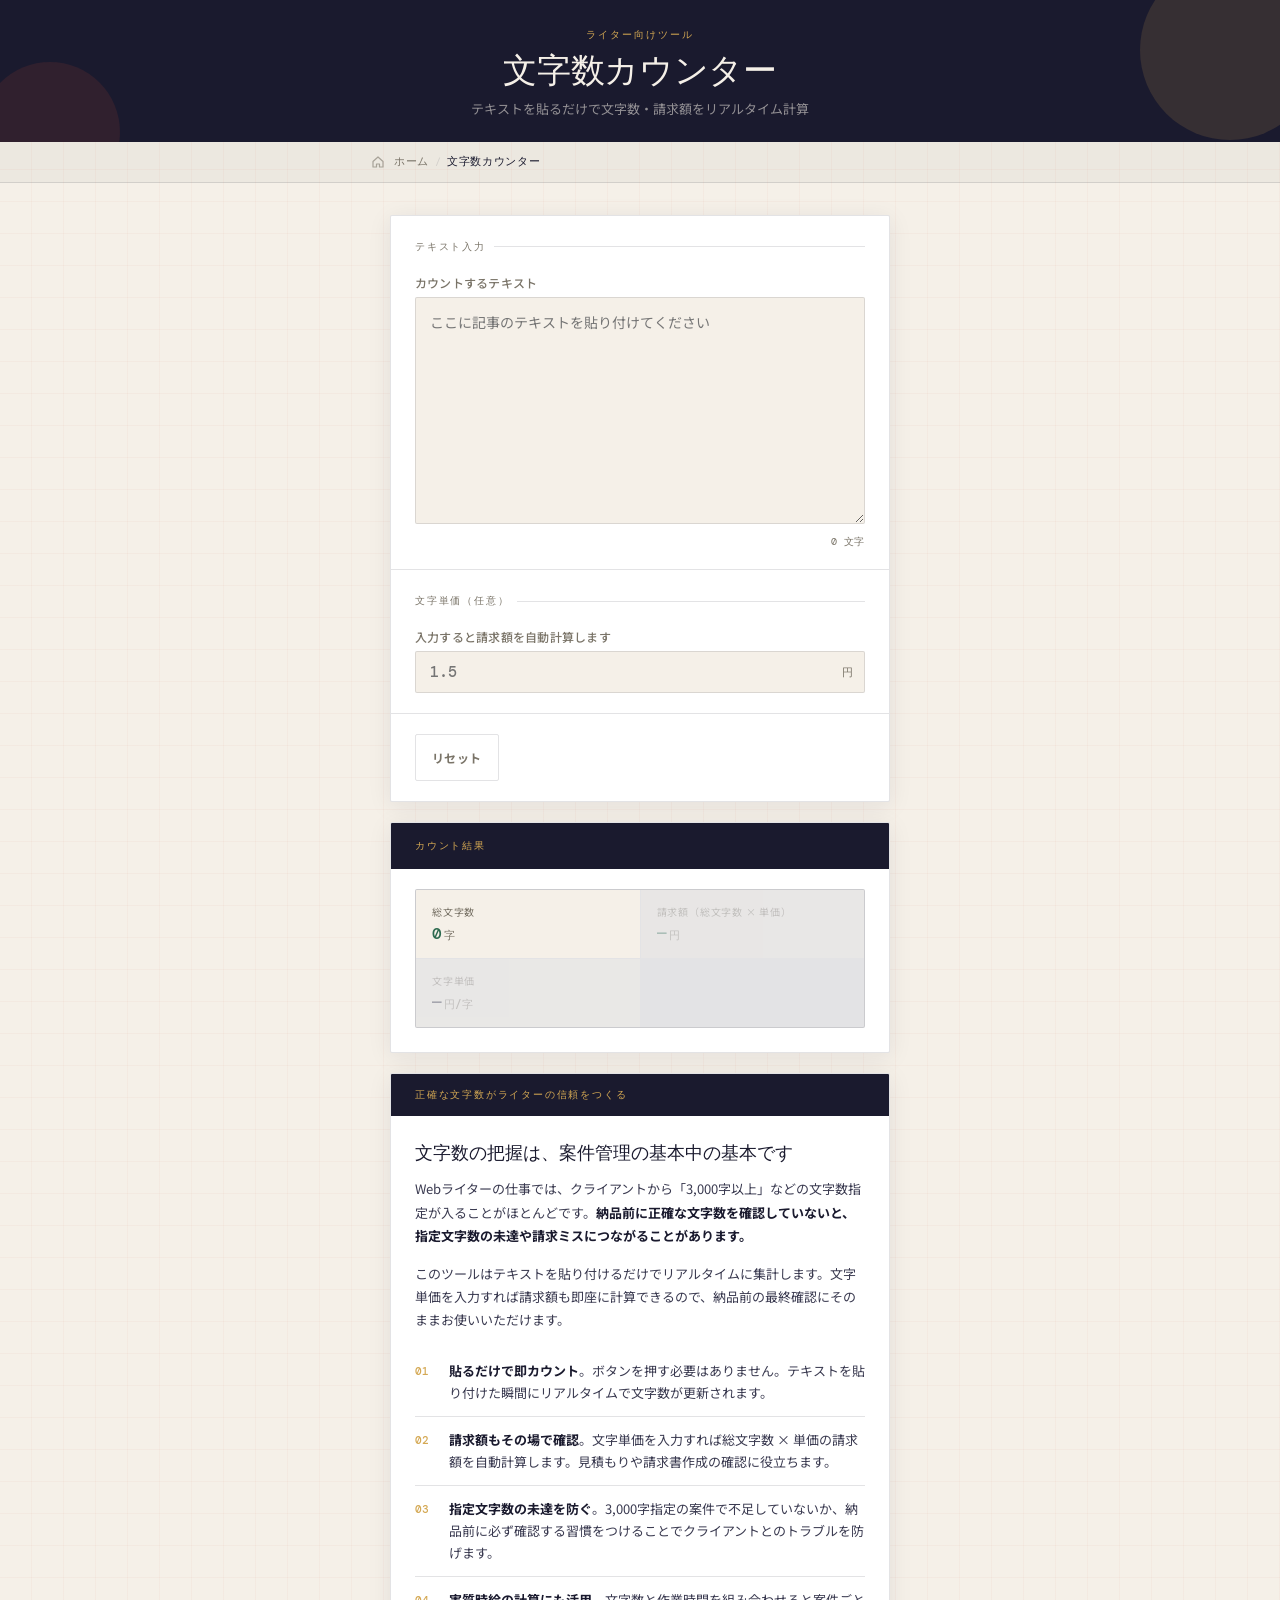
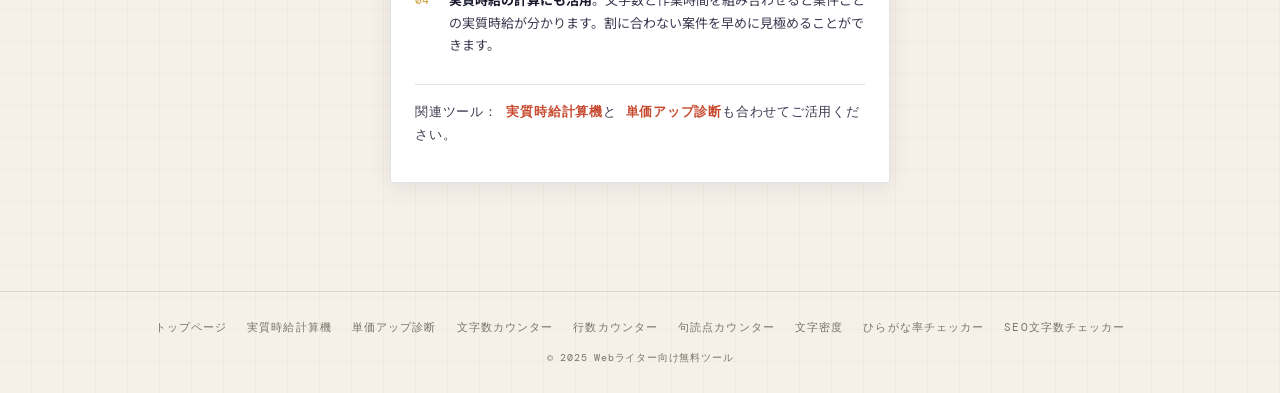
<file: word-count.html>
<!DOCTYPE html>
<html lang="ja">
<head>
<meta charset="UTF-8">
<meta name="viewport" content="width=device-width, initial-scale=1.0">
<title>Webライター向け文字数カウンター｜テキストを貼るだけで文字数・請求額を即計算【無料】</title>
<meta name="description" content="Webライター向けの無料文字数カウンターツール。テキストを貼るだけで総文字数・請求額をリアルタイム計算。文字単価を入れれば請求額も即算出できます。">
<meta name="robots" content="index, follow">
<meta property="og:title" content="Webライター向け文字数カウンター｜テキストを貼るだけで文字数・請求額を即計算【無料】">
<meta property="og:description" content="テキストを貼るだけで総文字数・請求額をリアルタイム計算できる無料ツール。">
<meta property="og:type" content="website">
<meta property="og:url" content="https://writer-salary-calculator.babynakunaku.workers.dev/word-count.html">
<meta property="og:image" content="https://writer-salary-calculator.babynakunaku.workers.dev/ogp.jpg">
<link rel="canonical" href="https://writer-salary-calculator.babynakunaku.workers.dev/word-count.html">
<script type="application/ld+json">
{
  "@context": "https://schema.org",
  "@type": "WebApplication",
  "name": "Webライター向け文字数カウンター",
  "url": "https://writer-salary-calculator.babynakunaku.workers.dev/word-count.html",
  "applicationCategory": "FinanceApplication",
  "operatingSystem": "All",
  "description": "Webライター向けの無料文字数カウンターツール。テキストを貼るだけで総文字数・請求額をリアルタイム計算。",
  "offers": { "@type": "Offer", "price": "0", "priceCurrency": "JPY" }
}
</script>
<link rel="stylesheet" href="common.css">
<style>
  .textarea-main {
    width: 100%;
    padding: 12px 14px;
    font-family: 'Noto Sans JP', sans-serif;
    font-size: 14px;
    color: var(--ink);
    background: var(--paper);
    border: 1.5px solid var(--border);
    border-radius: 2px;
    outline: none;
    resize: vertical;
    line-height: 1.8;
    min-height: 160px;
    transition: border-color 0.2s, box-shadow 0.2s;
  }
  .textarea-main:focus {
    border-color: var(--accent);
    box-shadow: 0 0 0 3px rgba(200,75,49,0.1);
    background: #fff;
  }
  .textarea-counter {
    text-align: right;
    font-family: 'DM Mono', monospace;
    font-size: 10px;
    color: var(--muted);
    margin-top: 6px;
    letter-spacing: 0.06em;
  }
  .billing-row { transition: opacity 0.2s; }
  .billing-row.hidden { opacity: 0.3; pointer-events: none; }
</style>
</head>
<body data-page="tool" data-title="文字数カウンター" data-subtitle="テキストを貼るだけで文字数・請求額をリアルタイム計算">

<div class="container-tool">

  <!-- 入力カード -->
  <div class="card">
    <div class="card-section">
      <div class="section-title">テキスト入力</div>
      <div class="field">
        <label for="inputText">カウントするテキスト</label>
        <textarea id="inputText"
          placeholder="ここに記事のテキストを貼り付けてください"
          rows="8"
          class="textarea-main"
          aria-describedby="textareaCounter"></textarea>
        <div class="textarea-counter" id="textareaCounter" aria-live="polite">0 文字</div>
      </div>
    </div>

    <div class="card-section">
      <div class="section-title">文字単価（任意）</div>
      <div class="field">
        <label for="charPrice">入力すると請求額を自動計算します</label>
        <div class="input-wrap">
          <input type="number" id="charPrice" placeholder="1.5"
                 min="0" step="0.1" inputmode="decimal"
                 autocomplete="off">
          <span class="unit">円</span>
        </div>
      </div>
    </div>

    <div class="btn-area">
      <div class="btn-row">
        <button id="resetBtn" type="button" class="btn-ghost">リセット</button>
      </div>
    </div>
  </div>

  <!-- エラー表示（バリデーション不要なので非表示のまま） -->
  <div id="errorNote" class="error-note" role="alert" aria-live="assertive"></div>

  <!-- 結果カード（リアルタイムのため最初から表示） -->
  <div class="result-card" id="result"
       role="status" aria-live="polite" aria-atomic="true"
       style="display:block; margin-top:20px;">
    <div class="result-header">カウント結果</div>
    <div class="result-body">

      <div class="metrics">
        <div class="metric">
          <div class="metric-label">総文字数</div>
          <div class="metric-value highlight" id="totalChars">
            0<span class="metric-unit">字</span>
          </div>
        </div>
        <div class="metric billing-row hidden" id="billingRow">
          <div class="metric-label">請求額（総文字数 × 単価）</div>
          <div class="metric-value highlight" id="billing">
            —<span class="metric-unit">円</span>
          </div>
        </div>
        <div class="metric billing-row hidden" id="priceRow">
          <div class="metric-label">文字単価</div>
          <div class="metric-value" id="priceDisplay">
            —<span class="metric-unit">円/字</span>
          </div>
        </div>
      </div>

    </div>
  </div>

  <!-- 解説セクション -->
  <div class="explain" style="margin-top:20px;">
    <div class="explain-header">正確な文字数がライターの信頼をつくる</div>
    <div class="explain-body">
      <h2>文字数の把握は、案件管理の基本中の基本です</h2>
      <p>
        Webライターの仕事では、クライアントから「3,000字以上」などの文字数指定が入ることがほとんどです。<strong>納品前に正確な文字数を確認していないと、指定文字数の未達や請求ミスにつながることがあります。</strong>
      </p>
      <p>
        このツールはテキストを貼り付けるだけでリアルタイムに集計します。文字単価を入力すれば請求額も即座に計算できるので、納品前の最終確認にそのままお使いいただけます。
      </p>
      <div class="explain-points">
        <div class="explain-point">
          <span class="explain-point-num">01</span>
          <span><strong>貼るだけで即カウント</strong>。ボタンを押す必要はありません。テキストを貼り付けた瞬間にリアルタイムで文字数が更新されます。</span>
        </div>
        <div class="explain-point">
          <span class="explain-point-num">02</span>
          <span><strong>請求額もその場で確認</strong>。文字単価を入力すれば総文字数 × 単価の請求額を自動計算します。見積もりや請求書作成の確認に役立ちます。</span>
        </div>
        <div class="explain-point">
          <span class="explain-point-num">03</span>
          <span><strong>指定文字数の未達を防ぐ</strong>。3,000字指定の案件で不足していないか、納品前に必ず確認する習慣をつけることでクライアントとのトラブルを防げます。</span>
        </div>
        <div class="explain-point">
          <span class="explain-point-num">04</span>
          <span><strong>実質時給の計算にも活用</strong>。文字数と作業時間を組み合わせると案件ごとの実質時給が分かります。割に合わない案件を早めに見極めることができます。</span>
        </div>
      </div>
      <p class="related-link">
        関連ツール：
        <a href="real-jikyuu.html">実質時給計算機</a>と
        <a href="raise-price.html">単価アップ診断</a>も合わせてご活用ください。
      </p>
    </div>
  </div>

</div>

<!-- GA・ヘッダー・パンくず・フッターは common.js が自動挿入する -->
<script src="common.js"></script>
<script>
(function () {
  'use strict';

  console.log('tool-ready:word-count');

  var el = function(id) { return document.getElementById(id); };
  var LS_KEY = 'writer_word-count_v1';

  /* ── localStorage 保存・復元（文字単価のみ） ── */
  function saveInputs() {
    try {
      localStorage.setItem(LS_KEY, JSON.stringify({ charPrice: el('charPrice').value }));
    } catch(e) {}
  }
  function loadInputs() {
    try {
      var raw = localStorage.getItem(LS_KEY);
      if (!raw) return;
      var obj = JSON.parse(raw);
      if (obj.charPrice !== undefined) el('charPrice').value = obj.charPrice;
    } catch(e) {}
  }

  /* ── GA イベント送信（30秒に1回のスロットル） ── */
  var lastTracked = 0;
  function throttledTrack() {
    var now = Date.now();
    if (now - lastTracked > 30000) {
      window.trackCalc && window.trackCalc('word-count');
      lastTracked = now;
    }
  }
  function calculate() {
    var text  = el('inputText').value;
    var total = text.length;

    /* テキストエリア下のミニカウンター */
    el('textareaCounter').textContent = total.toLocaleString('ja-JP') + ' 文字';

    /* 総文字数 */
    el('totalChars').innerHTML =
      total.toLocaleString('ja-JP') + '<span class="metric-unit">字</span>';

    /* 文字単価 → 請求額（任意） */
    var priceRaw = parseFloat(el('charPrice').value);
    var hasPrice = isFinite(priceRaw) && priceRaw > 0;

    if (hasPrice) {
      el('billing').innerHTML =
        Math.round(total * priceRaw).toLocaleString('ja-JP') + '<span class="metric-unit">円</span>';
      el('priceDisplay').innerHTML =
        priceRaw.toFixed(1) + '<span class="metric-unit">円/字</span>';
      el('billingRow').classList.remove('hidden');
      el('priceRow').classList.remove('hidden');
    } else {
      el('billing').innerHTML      = '—<span class="metric-unit">円</span>';
      el('priceDisplay').innerHTML = '—<span class="metric-unit">円/字</span>';
      el('billingRow').classList.add('hidden');
      el('priceRow').classList.add('hidden');
    }

    /* GA イベント（テキストがあるときのみ・30秒スロットル） */
    if (total > 0) throttledTrack();
  }

  /* ── リセット ── */
  function resetAll() {
    el('inputText').value = '';
    el('charPrice').value = '';
    el('textareaCounter').textContent = '0 文字';
    try { localStorage.removeItem(LS_KEY); } catch(e) {}
    if (history.replaceState) history.replaceState(null, '', location.pathname);
    calculate();
  }

  /* ── 初期化 ── */
  loadInputs();
  calculate();

  /* ── イベント登録 ── */
  el('inputText').addEventListener('input', calculate);
  el('charPrice').addEventListener('input', function() {
    saveInputs();
    calculate();
  });
  el('resetBtn').addEventListener('click', resetAll);

})();
</script>
</body>
</html>
</file>
<file: common.css>
@import url('https://fonts.googleapis.com/css2?family=DM+Serif+Display:ital@0;1&family=DM+Mono:wght@400;500&family=Noto+Sans+JP:wght@400;500;700&display=swap');

*, *::before, *::after { box-sizing: border-box; margin: 0; padding: 0; }

/* ── CSS Variables ── */
:root {
  --ink:    #1a1a2e;
  --paper:  #f5f0e8;
  --accent: #c84b31;
  --gold:   #d4a853;
  --muted:  #7a7468;
  --good:   #2d6a4f;
  --warn:   #e76f51;
  --border: rgba(26,26,46,0.12);
  --shadow: 0 4px 24px rgba(26,26,46,0.08);
}

/* ── Base ── */
body {
  font-family: 'Noto Sans JP', sans-serif;
  background-color: var(--paper);
  color: var(--ink);
  min-height: 100vh;
  background-image:
    repeating-linear-gradient(0deg, transparent, transparent 31px, rgba(200,75,49,0.04) 31px, rgba(200,75,49,0.04) 32px),
    repeating-linear-gradient(90deg, transparent, transparent 31px, rgba(200,75,49,0.04) 31px, rgba(200,75,49,0.04) 32px);
}

/* ── Hero (index only) ── */
.hero {
  background-color: var(--ink);
  color: var(--paper);
  padding: 64px 24px 56px;
  text-align: center;
  position: relative;
  overflow: hidden;
}
.hero::before {
  content: ''; position: absolute; top: -60px; right: -60px;
  width: 280px; height: 280px; border-radius: 50%;
  background: rgba(212,168,83,0.1); pointer-events: none;
}
.hero::after {
  content: ''; position: absolute; bottom: -80px; left: -40px;
  width: 220px; height: 220px; border-radius: 50%;
  background: rgba(200,75,49,0.1); pointer-events: none;
}
.hero-link { display: block; text-decoration: none; color: inherit; }
.hero-label {
  font-family: 'DM Mono', monospace;
  font-size: 10px; letter-spacing: 0.24em;
  color: var(--gold); text-transform: uppercase;
  margin-bottom: 20px; position: relative;
}
.hero h1 {
  font-family: 'DM Serif Display', serif;
  font-size: clamp(26px, 6vw, 46px);
  font-weight: 400; letter-spacing: -0.02em;
  line-height: 1.2; margin-bottom: 20px; position: relative;
}
.hero h1 em { font-style: italic; color: var(--gold); }
.hero-sub {
  font-size: clamp(13px, 2vw, 15px);
  color: rgba(245,240,232,0.6);
  line-height: 1.8; max-width: 480px;
  margin: 0 auto; position: relative;
}
.hero-badges {
  display: flex; justify-content: center;
  flex-wrap: wrap; gap: 8px;
  margin-top: 28px; position: relative;
}
.hero-badge {
  font-family: 'DM Mono', monospace;
  font-size: 10px; letter-spacing: 0.1em;
  padding: 5px 12px; border-radius: 20px;
  border: 1px solid rgba(245,240,232,0.2);
  color: rgba(245,240,232,0.55);
}

/* ── Page Header (tool pages) ── */
.page-header {
  background-color: var(--ink); color: var(--paper);
  padding: 28px 24px 24px; text-align: center;
  position: relative; overflow: hidden;
}
.page-header::before {
  content: ''; position: absolute; top: -40px; right: -40px;
  width: 180px; height: 180px; border-radius: 50%;
  background: rgba(212,168,83,0.15); pointer-events: none;
}
.page-header::after {
  content: ''; position: absolute; bottom: -60px; left: -20px;
  width: 140px; height: 140px; border-radius: 50%;
  background: rgba(200,75,49,0.12); pointer-events: none;
}
.page-header-label {
  font-family: 'DM Mono', monospace; font-size: 10px;
  letter-spacing: 0.2em; color: var(--gold);
  text-transform: uppercase; margin-bottom: 8px; position: relative;
}
.page-header h1 {
  font-family: 'DM Serif Display', serif;
  font-size: clamp(22px, 5vw, 34px);
  font-weight: 400; letter-spacing: -0.01em;
  line-height: 1.2; position: relative;
}
.page-header p {
  font-size: 13px; color: rgba(245,240,232,0.55);
  margin-top: 8px; position: relative;
}

/* ── Breadcrumb Nav ── */
.breadcrumb-nav {
  background: rgba(26,26,46,0.04);
  border-bottom: 1px solid var(--border);
  padding: 0 20px;
}
.breadcrumb-inner {
  max-width: 540px; margin: 0 auto;
  display: flex; align-items: center; gap: 0;
  height: 40px;
}
.breadcrumb-item {
  font-family: 'DM Mono', monospace; font-size: 11px;
  letter-spacing: 0.06em; color: var(--muted);
  text-decoration: none;
  display: flex; align-items: center; gap: 8px;
  transition: color 0.15s;
  white-space: nowrap;
}
.breadcrumb-item:hover { color: var(--ink); }
.breadcrumb-item.current { color: var(--ink); font-weight: 500; }
.breadcrumb-sep {
  font-family: 'DM Mono', monospace; font-size: 10px;
  color: var(--border); margin: 0 6px; user-select: none;
}
.breadcrumb-home-icon {
  display: inline-flex; align-items: center; justify-content: center;
  width: 16px; height: 16px; opacity: 0.6;
}

/* ── Layout ── */
.container { max-width: 560px; margin: 0 auto; padding: 48px 20px 72px; }
.container-tool { max-width: 540px; margin: 0 auto; padding: 32px 20px 60px; }

/* ── Section label ── */
.section-label {
  font-family: 'DM Mono', monospace; font-size: 10px;
  letter-spacing: 0.2em; color: var(--muted);
  text-transform: uppercase; margin-bottom: 20px;
  display: flex; align-items: center; gap: 10px;
}
.section-label::after { content: ''; flex: 1; height: 1px; background: var(--border); }

/* ── Card ── */
.card {
  background: #fff; border-radius: 2px;
  border: 1px solid var(--border); box-shadow: var(--shadow); overflow: hidden;
}
.card-section { padding: 24px 24px 20px; border-bottom: 1px solid var(--border); }
.section-title {
  font-family: 'DM Mono', monospace; font-size: 10px;
  letter-spacing: 0.18em; color: var(--muted);
  text-transform: uppercase; margin-bottom: 20px;
  display: flex; align-items: center; gap: 8px;
}
.section-title::after { content: ''; flex: 1; height: 1px; background: var(--border); }

/* ── Tool cards (index) ── */
.tools { display: flex; flex-direction: column; gap: 16px; margin-bottom: 48px; }
.tool-card {
  background: #fff; border: 1px solid var(--border); border-radius: 2px;
  box-shadow: var(--shadow); overflow: hidden; display: flex; flex-direction: column;
  transition: box-shadow 0.2s, transform 0.2s;
}
.tool-card:hover { box-shadow: 0 8px 32px rgba(26,26,46,0.13); transform: translateY(-2px); }
.tool-card-header {
  background: var(--ink); padding: 14px 20px;
  display: flex; align-items: center; gap: 12px;
}
.tool-number {
  font-family: 'DM Serif Display', serif;
  font-size: 28px; color: var(--gold); line-height: 1; opacity: 0.7; flex-shrink: 0;
}
.tool-card-title {
  font-family: 'DM Serif Display', serif;
  font-size: 18px; font-weight: 400; color: var(--paper); letter-spacing: -0.01em;
}
.tool-card-tag {
  margin-left: auto; flex-shrink: 0;
  font-family: 'DM Mono', monospace; font-size: 9px; letter-spacing: 0.1em;
  color: var(--gold); border: 1px solid rgba(212,168,83,0.4);
  padding: 3px 8px; border-radius: 10px; text-transform: uppercase;
}
.tool-card-body { padding: 20px 20px 20px; flex: 1; }
.tool-card-desc { font-size: 13px; color: #3a3a50; line-height: 1.8; margin-bottom: 16px; }
.tool-card-points { display: flex; flex-direction: column; gap: 6px; margin-bottom: 20px; }
.tool-card-point {
  display: flex; align-items: flex-start; gap: 8px;
  font-size: 12px; color: var(--muted); line-height: 1.5;
}
.tool-card-point::before {
  content: '→'; font-family: 'DM Mono', monospace;
  font-size: 11px; color: var(--gold); flex-shrink: 0; margin-top: 1px;
}
.btn-tool {
  display: block; width: 100%; padding: 13px 20px;
  background: var(--ink); color: var(--paper);
  text-decoration: none; text-align: center;
  font-family: 'Noto Sans JP', sans-serif;
  font-size: 13px; font-weight: 700; letter-spacing: 0.06em;
  border-radius: 2px; transition: background 0.2s;
  position: relative; overflow: hidden;
}
.btn-tool:hover { background: #2d2d4e; }
.btn-tool::after { content: ' →'; font-size: 14px; opacity: 0.6; }

/* ── Form fields ── */
.field { margin-bottom: 16px; }
.field:last-child { margin-bottom: 0; }
label {
  display: block; font-size: 12px; font-weight: 500;
  color: var(--muted); margin-bottom: 6px; letter-spacing: 0.02em;
}
.input-wrap { position: relative; display: flex; align-items: center; }
input[type="number"] {
  width: 100%; padding: 10px 40px 10px 14px;
  font-family: 'DM Mono', monospace; font-size: 15px; font-weight: 500;
  color: var(--ink); background: var(--paper);
  border: 1.5px solid var(--border); border-radius: 2px;
  outline: none; transition: border-color 0.2s, box-shadow 0.2s;
  -moz-appearance: textfield;
}
input[type="number"]::-webkit-inner-spin-button,
input[type="number"]::-webkit-outer-spin-button { -webkit-appearance: none; }
input[type="number"]:focus {
  border-color: var(--accent); box-shadow: 0 0 0 3px rgba(200,75,49,0.1); background: #fff;
}
.unit {
  position: absolute; right: 12px;
  font-family: 'DM Mono', monospace; font-size: 11px;
  color: var(--muted); pointer-events: none;
}
.field-row { display: grid; grid-template-columns: 1fr 1fr; gap: 12px; }

/* ── Buttons ── */
.btn-area { padding: 20px 24px; }
.btn-row { display: flex; gap: 8px; }
button {
  padding: 14px; border: none; border-radius: 2px;
  font-family: 'Noto Sans JP', sans-serif; font-size: 14px; font-weight: 700;
  letter-spacing: 0.06em; cursor: pointer;
  transition: background 0.2s, opacity 0.2s, transform 0.1s;
  position: relative; overflow: hidden;
}
button:active:not(:disabled) { transform: scale(0.99); }
.btn-primary { flex: 1; background: var(--ink); color: var(--paper); width: 100%; }
.btn-primary:hover { background: #2d2d4e; }
.btn-primary::after {
  content: '→'; position: absolute; right: 14px; top: 50%;
  transform: translateY(-50%); font-size: 16px; opacity: 0.5;
}
.btn-ghost {
  background: transparent; color: var(--muted);
  border: 1.5px solid var(--border); padding: 14px 16px;
  font-size: 12px; letter-spacing: 0.04em;
}
.btn-ghost:hover:not(:disabled) { background: var(--paper); color: var(--ink); border-color: var(--muted); }
.btn-ghost:disabled { opacity: 0.35; cursor: not-allowed; }

/* ── Error ── */
.error-note {
  display: none; margin-top: 16px; padding: 12px 16px;
  background: rgba(200,75,49,0.08); border: 1.5px solid rgba(200,75,49,0.25);
  border-radius: 2px; font-size: 13px; color: var(--accent); font-weight: 500;
}

/* ── Result card ── */
.result-card {
  margin-top: 20px; background: #fff;
  border: 1px solid var(--border); border-radius: 2px;
  box-shadow: var(--shadow); overflow: hidden;
  display: none; animation: slideUp 0.35s cubic-bezier(0.22,1,0.36,1);
}
@keyframes slideUp {
  from { opacity: 0; transform: translateY(16px); }
  to   { opacity: 1; transform: translateY(0); }
}
.result-header {
  background: var(--ink); padding: 16px 24px;
  font-family: 'DM Mono', monospace; font-size: 10px;
  letter-spacing: 0.18em; text-transform: uppercase; color: var(--gold);
}
.result-body { padding: 0 24px 24px; }

/* ── Metrics grid ── */
.metrics {
  display: grid; grid-template-columns: 1fr 1fr;
  gap: 1px; background: var(--border);
  border: 1px solid var(--border); border-radius: 2px;
  overflow: hidden; margin-top: 20px;
}
.metric { background: var(--paper); padding: 14px 16px; }
.metric-label { font-size: 10px; color: var(--muted); letter-spacing: 0.08em; margin-bottom: 4px; }
.metric-value { font-family: 'DM Mono', monospace; font-size: 16px; font-weight: 500; color: var(--ink); }
.metric-value.highlight { color: var(--good); }
.metric-unit { font-size: 11px; color: var(--muted); margin-left: 2px; }
.metrics-arrow {
  grid-column: 1 / -1; background: var(--paper);
  padding: 6px; text-align: center; font-size: 14px; color: var(--muted);
}

/* ── Explain section ── */
.explain {
  background: #fff; border: 1px solid var(--border);
  border-radius: 2px; box-shadow: var(--shadow); overflow: hidden;
  margin-bottom: 48px;
}
.explain-header {
  background: var(--ink); padding: 14px 24px;
  font-family: 'DM Mono', monospace; font-size: 10px;
  letter-spacing: 0.18em; text-transform: uppercase; color: var(--gold);
}
.explain-body { padding: 24px; }
.explain-body h2 {
  font-family: 'DM Serif Display', serif;
  font-size: 18px; font-weight: 400; margin-bottom: 12px; line-height: 1.4;
}
.explain-body p { font-size: 13px; line-height: 1.8; color: #3a3a50; margin-bottom: 14px; }
.explain-body p:last-child { margin-bottom: 0; }
.explain-body strong { color: var(--ink); font-weight: 700; }
.explain-steps { margin: 20px 0; counter-reset: step; }
.explain-points { margin: 16px 0; }
.explain-step, .explain-point {
  display: flex; gap: 14px; padding: 12px 0;
  border-bottom: 1px solid var(--border);
  font-size: 13px; line-height: 1.7; color: #3a3a50;
}
.explain-step:last-child,
.explain-point:last-child { border-bottom: none; }
.explain-step-num, .explain-point-num {
  font-family: 'DM Mono', monospace; font-size: 11px;
  color: var(--gold); font-weight: 500; flex-shrink: 0;
  padding-top: 2px; min-width: 20px;
}

/* ── CTA ── */
.cta {
  text-align: center; padding: 32px 24px;
  background: var(--ink); border-radius: 2px;
  box-shadow: var(--shadow); margin-bottom: 48px;
  position: relative; overflow: hidden;
}
.cta::before {
  content: ''; position: absolute; top: -40px; right: -40px;
  width: 160px; height: 160px; border-radius: 50%;
  background: rgba(212,168,83,0.1); pointer-events: none;
}
.cta-label {
  font-family: 'DM Mono', monospace; font-size: 10px;
  letter-spacing: 0.2em; color: var(--gold);
  text-transform: uppercase; margin-bottom: 12px; position: relative;
}
.cta h2 {
  font-family: 'DM Serif Display', serif;
  font-size: clamp(20px, 5vw, 28px); font-weight: 400;
  color: var(--paper); line-height: 1.3; margin-bottom: 10px; position: relative;
}
.cta p { font-size: 13px; color: rgba(245,240,232,0.55); margin-bottom: 24px; position: relative; }
.cta-buttons {
  display: flex; gap: 10px; justify-content: center;
  flex-wrap: wrap; position: relative;
}
.btn-cta {
  display: inline-block; padding: 13px 24px; text-decoration: none;
  font-family: 'Noto Sans JP', sans-serif; font-size: 13px; font-weight: 700;
  letter-spacing: 0.04em; border-radius: 2px; transition: opacity 0.2s, transform 0.1s;
}
.btn-cta:active { transform: scale(0.98); }
.btn-cta-primary { background: var(--gold); color: var(--ink); }
.btn-cta-primary:hover { opacity: 0.88; }
.btn-cta-ghost {
  background: transparent; color: var(--paper);
  border: 1.5px solid rgba(245,240,232,0.3);
}
.btn-cta-ghost:hover { border-color: rgba(245,240,232,0.7); }

/* ── Share row ── */
.share-row {
  display: flex; gap: 8px; margin-top: 16px; padding-top: 16px;
  border-top: 1px solid var(--border);
}
.share-url-input {
  flex: 1; padding: 9px 12px;
  font-family: 'DM Mono', monospace; font-size: 11px; color: var(--muted);
  background: var(--paper); border: 1.5px solid var(--border); border-radius: 2px;
  outline: none; overflow: hidden; text-overflow: ellipsis; white-space: nowrap;
  cursor: default;
}
.btn-share {
  padding: 9px 14px; font-size: 11px; letter-spacing: 0.08em;
  background: var(--ink); color: var(--paper);
  border: none; border-radius: 2px; cursor: pointer;
  font-family: 'DM Mono', monospace; font-weight: 500;
  transition: background 0.2s; white-space: nowrap;
}
.btn-share:hover { background: #2d2d4e; }

/* ── Accordion ── */
.accordion { margin-top: 8px; }
.accordion-toggle {
  display: flex; align-items: center; gap: 8px;
  padding: 15px 0 11px; border-top: 1px solid var(--border);
  font-family: 'DM Mono', monospace; font-size: 10px;
  letter-spacing: 0.14em; color: var(--muted); text-transform: uppercase;
  cursor: pointer; user-select: none; transition: color 0.15s;
}
.accordion-toggle:hover { color: var(--ink); }
.accordion-arrow { transition: transform 0.2s; display: inline-block; }
.accordion-toggle.open .accordion-arrow { transform: rotate(90deg); }
.accordion-body { display: none; animation: slideUp 0.25s ease; }
.accordion-body.open { display: block; }
.reverse-inner {
  background: #fff; border: 1px solid var(--border);
  border-radius: 2px; padding: 20px; margin-bottom: 6px;
}
.reverse-result {
  margin-top: 14px; padding: 14px 16px;
  background: var(--paper); border-radius: 2px; display: none;
}
.reverse-result strong {
  font-family: 'DM Mono', monospace; font-size: 22px;
  font-weight: 500; color: var(--ink); display: block; margin-bottom: 4px;
}
.reverse-result .sub { font-size: 11px; color: var(--muted); }

/* ── History ── */
.history-head {
  display: flex; align-items: center; justify-content: space-between;
  padding: 15px 0 11px; border-top: 1px solid var(--border);
  cursor: pointer; user-select: none;
}
.history-head-left {
  display: flex; align-items: center; gap: 8px;
  font-family: 'DM Mono', monospace; font-size: 10px;
  letter-spacing: 0.14em; color: var(--muted); text-transform: uppercase;
  transition: color 0.15s;
}
.history-head:hover .history-head-left { color: var(--ink); }
.history-count {
  background: var(--ink); color: var(--paper);
  font-size: 9px; padding: 2px 6px; border-radius: 10px;
}
.history-clear-btn {
  font-size: 11px; color: var(--muted); cursor: pointer;
  font-family: 'DM Mono', monospace; padding: 3px 8px;
  border-radius: 2px; border: 1px solid var(--border);
  background: transparent; font-weight: 400; letter-spacing: 0;
  transition: background 0.15s, color 0.15s;
}
.history-clear-btn:hover { background: rgba(200,75,49,0.06); color: var(--accent); border-color: rgba(200,75,49,0.3); }
.history-body { display: none; animation: slideUp 0.25s ease; }
.history-body.open { display: block; }
.history-list { display: flex; flex-direction: column; gap: 6px; padding-bottom: 8px; }
.history-item {
  display: flex; align-items: center; gap: 12px;
  padding: 12px 14px; background: #fff;
  border: 1px solid var(--border); border-radius: 2px;
  cursor: pointer; transition: border-color 0.15s;
}
.history-item:hover { border-color: var(--muted); }
.h-dot { width: 8px; height: 8px; border-radius: 50%; flex-shrink: 0; }
.h-dot-good { background: var(--good); }
.h-dot-norm { background: #d4a853; }
.h-dot-warn { background: var(--warn); }
.h-info { flex: 1; min-width: 0; }
.h-hourly { font-family: 'DM Mono', monospace; font-size: 14px; font-weight: 500; color: var(--ink); }
.h-meta { font-size: 11px; color: var(--muted); margin-top: 2px; }
.h-time { font-family: 'DM Mono', monospace; font-size: 10px; color: var(--muted); flex-shrink: 0; text-align: right; }
.h-restore { font-size: 10px; color: var(--muted); font-family: 'DM Mono', monospace; opacity: 0; transition: opacity 0.15s; margin-top: 2px; }
.history-item:hover .h-restore { opacity: 1; }
.history-empty { font-size: 12px; color: var(--muted); padding: 8px 0 14px; text-align: center; font-family: 'DM Mono', monospace; }

/* ── Gauge ── */
.gauge-wrap { padding: 20px 0 18px; border-bottom: 1px solid var(--border); }
.gauge-section-label {
  font-family: 'DM Mono', monospace; font-size: 9px;
  letter-spacing: 0.14em; color: var(--muted); text-transform: uppercase; margin-bottom: 10px;
}
.gauge-track { position: relative; height: 8px; background: var(--border); border-radius: 4px; }
.gauge-fill {
  height: 100%; border-radius: 4px;
  transition: width 0.65s cubic-bezier(0.22,1,0.36,1), background-color 0.4s;
  max-width: 100%;
}
.gauge-ticks { position: relative; height: 28px; margin-top: 3px; }
.gauge-tick-label {
  position: absolute; top: 0;
  font-family: 'DM Mono', monospace; font-size: 9px; color: var(--muted);
  transform: translateX(-50%); text-align: center; line-height: 1.4;
}
.gauge-tick-line {
  position: absolute; top: -11px; width: 1px; height: 10px;
  background: var(--muted); opacity: 0.3; transform: translateX(-50%);
}

/* ── Big display ── */
.hourly-big {
  padding: 24px 0 20px; border-bottom: 1px solid var(--border); text-align: center;
}
.hourly-label { font-size: 11px; color: var(--muted); letter-spacing: 0.08em; margin-bottom: 6px; }
.hourly-value {
  font-family: 'DM Serif Display', serif;
  font-size: clamp(42px, 10vw, 64px); line-height: 1; letter-spacing: -0.02em;
}
.hourly-value .yen { font-size: 0.45em; vertical-align: super; margin-right: 4px; }
.eval-badge {
  display: inline-block; margin-top: 12px; padding: 5px 16px;
  border-radius: 40px; font-size: 12px; font-weight: 700; letter-spacing: 0.06em;
}
.eval-good { background: rgba(45,106,79,0.1);  color: var(--good); }
.eval-norm { background: rgba(212,168,83,0.15); color: #9a7000; }
.eval-warn { background: rgba(231,111,81,0.12); color: var(--warn); }

.diff-big { padding: 28px 0 22px; text-align: center; border-bottom: 1px solid var(--border); }
.diff-label { font-size: 11px; color: var(--muted); letter-spacing: 0.1em; margin-bottom: 8px; }
.diff-value {
  font-family: 'DM Serif Display', serif;
  font-size: clamp(40px, 10vw, 62px); line-height: 1; letter-spacing: -0.02em; color: var(--good);
}
.diff-value .yen { font-size: 0.45em; vertical-align: super; margin-right: 4px; }
.diff-value .per { font-size: 0.3em; vertical-align: baseline; color: var(--muted); margin-left: 6px; }
.motiv-badge {
  display: inline-block; margin-top: 14px; padding: 6px 18px;
  border-radius: 40px; font-size: 12px; font-weight: 700;
  letter-spacing: 0.04em; background: rgba(45,106,79,0.1); color: var(--good);
}
.motiv-neutral { background: rgba(212,168,83,0.15); color: #9a7000; }
.motiv-caution { background: rgba(200,75,49,0.08); color: var(--accent); }

/* ── Footer ── */
footer {
  border-top: 1px solid var(--border);
  padding: 28px 20px; text-align: center;
}
.footer-nav {
  display: flex; justify-content: center; flex-wrap: wrap; gap: 20px; margin-bottom: 16px;
}
.footer-nav a {
  font-family: 'DM Mono', monospace; font-size: 11px;
  letter-spacing: 0.1em; color: var(--muted); text-decoration: none; transition: color 0.15s;
}
.footer-nav a:hover { color: var(--ink); }
.footer-copy { font-family: 'DM Mono', monospace; font-size: 10px; color: var(--muted); letter-spacing: 0.08em; }

/* ── Related tools link ── */
.related-link {
  margin-top: 8px; padding: 15px 0 11px;
  border-top: 1px solid var(--border);
  font-size: 12px; color: var(--muted);
  font-family: 'DM Mono', monospace; letter-spacing: 0.06em;
}
.related-link a { color: var(--accent); text-decoration: none; font-weight: 700; }

/* ── Responsive ── */
@media (max-width: 420px) {
  .hero { padding: 48px 20px 40px; }
  .cta-buttons { flex-direction: column; align-items: stretch; }
  .btn-cta { text-align: center; }
  .tool-card-tag { display: none; }
  .field-row { grid-template-columns: 1fr; }
  .metrics { grid-template-columns: 1fr; }
  .metrics-arrow { display: none; }
  .btn-row { flex-direction: column; }
  .btn-primary::after { display: none; }
  .share-row { flex-direction: column; }
}
</file>
